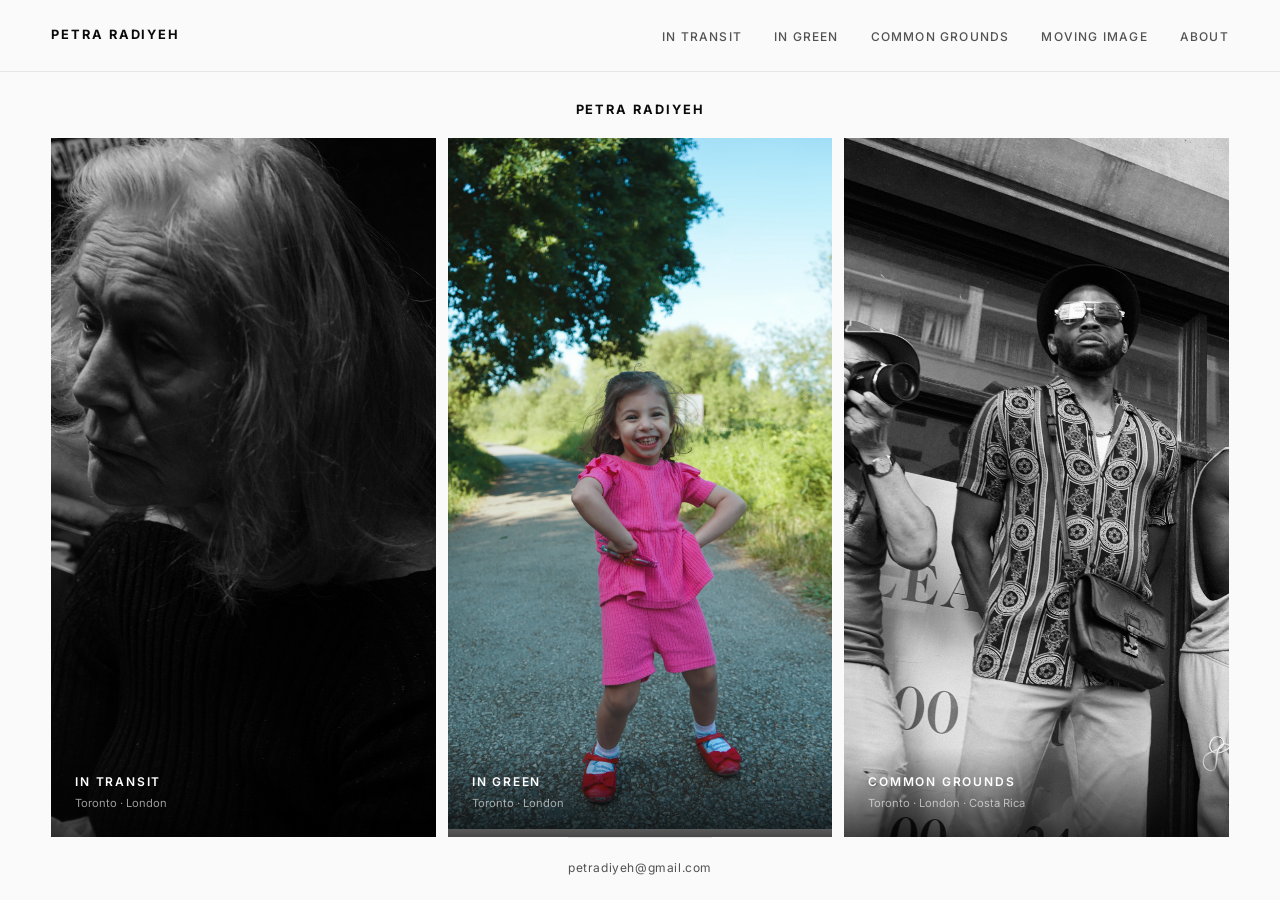
<file: index.html>
<!DOCTYPE html>
<html lang="en">
<head>
  <meta charset="UTF-8">
  <meta name="viewport" content="width=device-width, initial-scale=1.0">
  <title>Petra Radiyeh — Documentary Photography</title>
  <link rel="stylesheet" href="style.css">
</head>
<body>

  <nav>
    <a href="index.html" class="logo">Petra Radiyeh</a>
    <ul class="nav-links">
      <li><a href="in-transit.html">In Transit</a></li>
      <li><a href="in-green.html">In Green</a></li>
      <li><a href="common-grounds.html">Common Grounds</a></li>
      <li><a href="moving-image.html">Moving Image</a></li>
      <li><a href="about.html">About</a></li>
    </ul>
  </nav>

  <main class="home-main">

    <div class="home-name container">
      <span>Petra Radiyeh</span>
    </div>

    <section class="home-series container">
      <div class="home-grid">
        <a href="in-transit.html" class="series-card">
          <img src="images/in-transit/DSC07849.jpg" alt="In Transit series">
          <div class="card-label">
            <h3>In Transit</h3>
            <span>Toronto &middot; London</span>
          </div>
        </a>
        <a href="in-green.html" class="series-card">
          <img src="images/in-green/DSC01264.jpg" alt="In Green series">
          <div class="card-label">
            <h3>In Green</h3>
            <span>Toronto &middot; London</span>
          </div>
        </a>
        <a href="common-grounds.html" class="series-card">
          <img src="images/common-grounds/DSC01974.jpg" alt="Common Grounds series">
          <div class="card-label">
            <h3>Common Grounds</h3>
            <span>Toronto &middot; London &middot; Costa Rica</span>
          </div>
        </a>
      </div>
    </section>

    <footer class="home-contact container">
      <a href="mailto:petradiyeh@gmail.com">petradiyeh@gmail.com</a>
    </footer>

  </main>

</body>
</html>
</file>
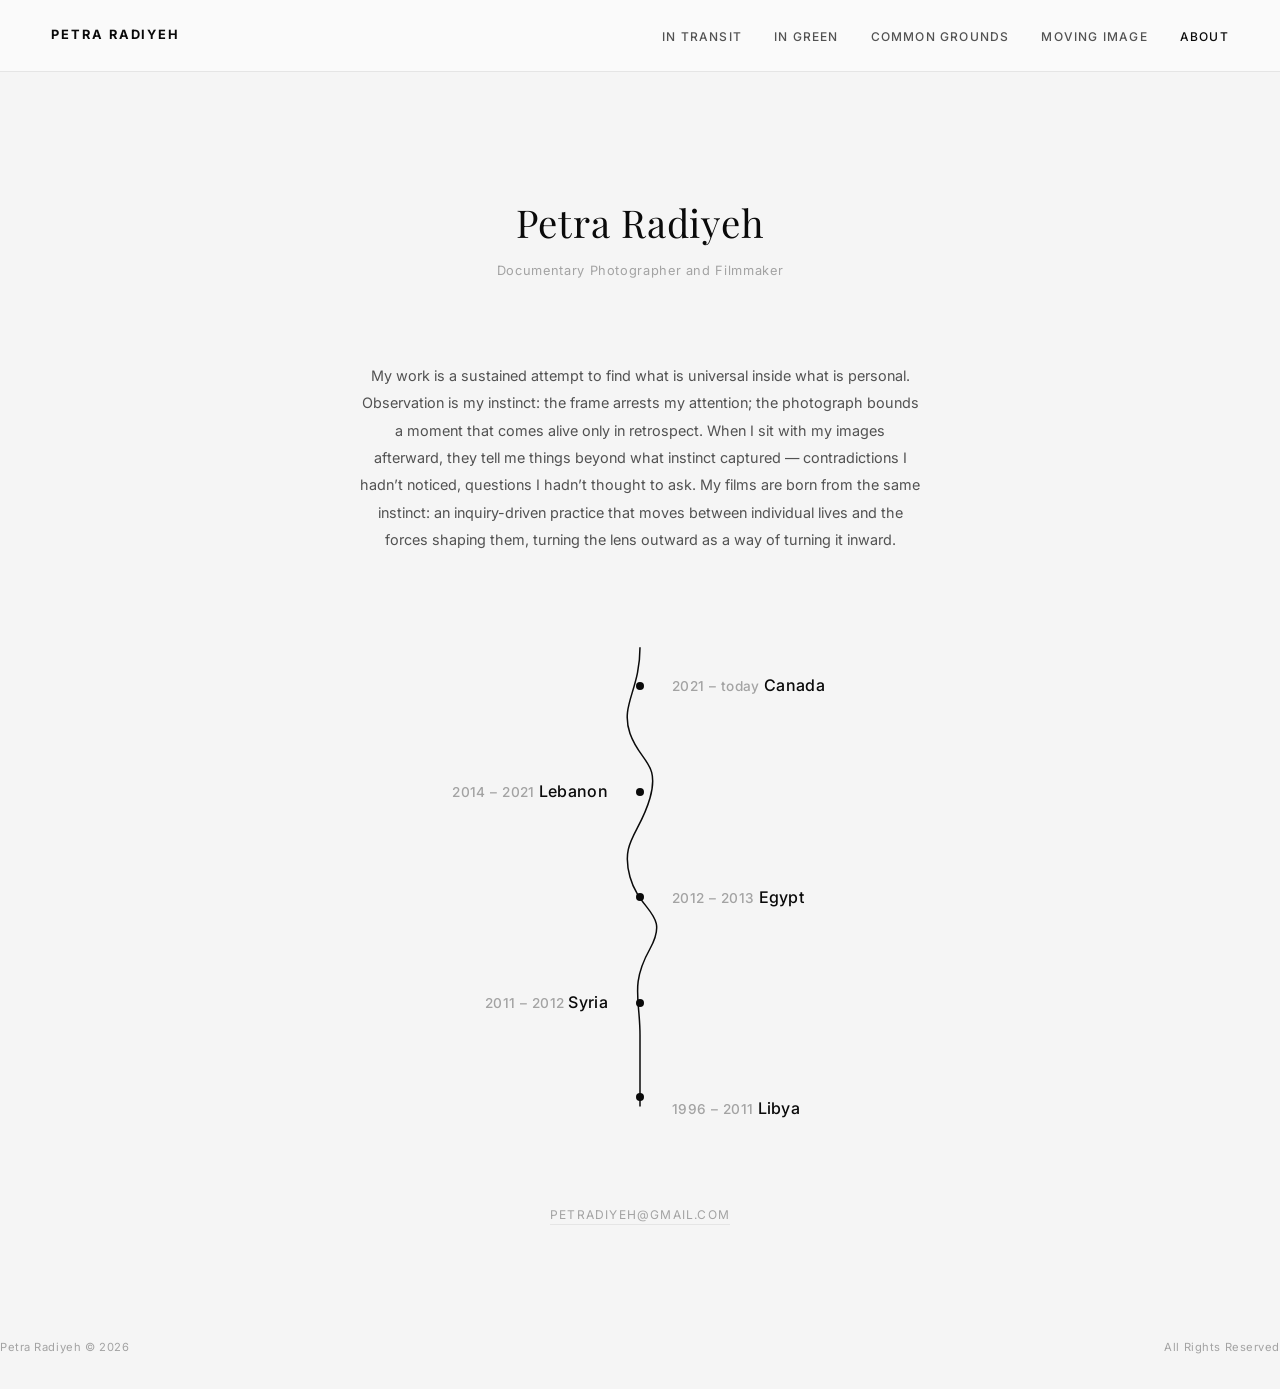
<file: about.html>
<!DOCTYPE html>
<html lang="en">
<head>
  <meta charset="UTF-8">
  <meta name="viewport" content="width=device-width, initial-scale=1.0">
  <title>About — Petra Radiyeh</title>
  <link rel="stylesheet" href="style.css">
  <style>
    /* ---- JOURNEY TIMELINE (UI-1 INSPIRED) ---- */
    .timeline-page {
      min-height: 100vh;
      display: flex;
      flex-direction: column;
      align-items: center;
      justify-content: center;
      padding: 120px 24px 80px;
      background: var(--gray-100);
    }

    .timeline-title {
      font-family: var(--font-serif);
      font-size: clamp(1.6rem, 3vw, 2.4rem);
      font-weight: 400;
      text-align: center;
      margin-bottom: 8px;
      letter-spacing: 0.02em;
    }

    .timeline-subtitle {
      font-size: 0.8rem;
      color: var(--gray-400);
      text-align: center;
      margin-bottom: 80px;
      letter-spacing: 0.05em;
    }

    .timeline-container {
      position: relative;
      width: 100%;
      max-width: 600px;
      padding: 0 20px;
    }

    /* The organic winding path */
    .timeline-path {
      position: absolute;
      left: 50%;
      top: 0;
      bottom: 0;
      width: 2px;
      transform: translateX(-50%);
    }

    .timeline-path svg {
      position: absolute;
      top: 0;
      left: 50%;
      transform: translateX(-50%);
      width: 120px;
      height: 100%;
    }

    .timeline-path svg path {
      fill: none;
      stroke: var(--black);
      stroke-width: 1.5;
    }

    /* Timeline entries */
    .timeline-entry {
      position: relative;
      display: flex;
      align-items: baseline;
      gap: 24px;
      padding: 40px 0;
    }

    .timeline-entry:first-child {
      padding-top: 0;
    }

    .timeline-entry:last-child {
      padding-bottom: 0;
    }

    /* Alternate left and right */
    .timeline-entry.left {
      flex-direction: row;
      justify-content: flex-end;
      padding-right: calc(50% + 32px);
      text-align: right;
    }

    .timeline-entry.right {
      flex-direction: row;
      justify-content: flex-start;
      padding-left: calc(50% + 32px);
      text-align: left;
    }

    /* The dot on the line */
    .timeline-entry::before {
      content: '';
      position: absolute;
      left: 50%;
      top: 50%;
      transform: translate(-50%, -50%);
      width: 8px;
      height: 8px;
      background: var(--black);
      border-radius: 50%;
      z-index: 2;
    }

    .timeline-entry:first-child::before {
      top: 20px;
      transform: translate(-50%, 0);
    }

    .timeline-entry:last-child::before {
      top: auto;
      bottom: 20px;
      transform: translate(-50%, 0);
    }

    .timeline-years {
      font-family: var(--font-sans);
      font-size: 0.85rem;
      font-weight: 500;
      color: var(--gray-400);
      white-space: nowrap;
      letter-spacing: 0.03em;
    }

    .timeline-place {
      font-family: var(--font-sans);
      font-size: 1rem;
      font-weight: 500;
      color: var(--black);
      letter-spacing: 0.02em;
    }

    .timeline-detail {
      display: block;
      font-size: 0.8rem;
      font-weight: 400;
      color: var(--gray-400);
      margin-top: 4px;
      letter-spacing: 0.02em;
    }

    /* The vertical line behind entries */
    .timeline-line {
      position: absolute;
      left: 50%;
      top: 0;
      bottom: 0;
      width: 0;
      border-left: 1.5px solid var(--black);
      transform: translateX(-50%);
      z-index: 1;
    }

    /* Organic curve overlay — drawn with SVG in the HTML */
    .timeline-svg-line {
      position: absolute;
      left: 0;
      top: 0;
      width: 100%;
      height: 100%;
      pointer-events: none;
      z-index: 1;
    }

    .timeline-footer {
      margin-top: 80px;
      text-align: center;
    }

    .timeline-footer a {
      font-size: 0.75rem;
      letter-spacing: 0.1em;
      text-transform: uppercase;
      color: var(--gray-400);
      border-bottom: 1px solid var(--gray-200);
      padding-bottom: 2px;
      transition: color 0.2s, border-color 0.2s;
    }

    .timeline-footer a:hover {
      color: var(--black);
      border-color: var(--black);
    }

    @media (max-width: 600px) {
      .timeline-entry.left {
        padding-right: 0;
        padding-left: calc(50% + 24px);
        text-align: left;
        justify-content: flex-start;
      }
      .timeline-entry.right {
        padding-left: calc(50% + 24px);
      }
    }
  </style>
</head>
<body>

  <nav>
    <a href="index.html" class="logo">Petra Radiyeh</a>
    <ul class="nav-links">
      <li><a href="in-transit.html">In Transit</a></li>
      <li><a href="in-green.html">In Green</a></li>
      <li><a href="common-grounds.html">Common Grounds</a></li>
      <li><a href="moving-image.html">Moving Image</a></li>
      <li><a href="about.html" class="active">About</a></li>
    </ul>
  </nav>

  <main>
    <section class="timeline-page">

      <h1 class="timeline-title">Petra Radiyeh</h1>
      <p class="timeline-subtitle">Documentary Photographer and Filmmaker</p>

      <p class="timeline-bio">My work is a sustained attempt to find what is universal inside what is personal. Observation is my instinct: the frame arrests my attention; the photograph bounds a moment that comes alive only in retrospect. When I sit with my images afterward, they tell me things beyond what instinct captured &mdash; contradictions I hadn&rsquo;t noticed, questions I hadn&rsquo;t thought to ask. My films are born from the same instinct: an inquiry-driven practice that moves between individual lives and the forces shaping them, turning the lens outward as a way of turning it inward.</p>

      <div class="timeline-container">
        <!-- Vertical organic line -->
        <svg class="timeline-svg-line" viewBox="0 0 600 680" preserveAspectRatio="none" xmlns="http://www.w3.org/2000/svg">
          <path d="M 300 20
                   C 300 80, 280 100, 290 140
                   S 320 180, 310 230
                   C 300 280, 280 290, 290 340
                   S 330 390, 310 440
                   C 290 490, 300 510, 300 560
                   S 300 620, 300 660"
                fill="none" stroke="#0a0a0a" stroke-width="1.5" vector-effect="non-scaling-stroke"/>
        </svg>

        <!-- Top: most recent — Canada -->
        <div class="timeline-entry right">
          <div>
            <span class="timeline-years">2021 &ndash; today</span>
            <span class="timeline-place">Canada</span>
          </div>
        </div>

        <!-- Lebanon -->
        <div class="timeline-entry left">
          <div>
            <span class="timeline-years">2014 &ndash; 2021</span>
            <span class="timeline-place">Lebanon</span>
          </div>
        </div>

        <!-- Egypt -->
        <div class="timeline-entry right">
          <div>
            <span class="timeline-years">2012 &ndash; 2013</span>
            <span class="timeline-place">Egypt</span>
          </div>
        </div>

        <!-- Syria -->
        <div class="timeline-entry left">
          <div>
            <span class="timeline-years">2011 &ndash; 2012</span>
            <span class="timeline-place">Syria</span>
          </div>
        </div>

        <!-- Bottom: origin — Libya -->
        <div class="timeline-entry right">
          <div>
            <span class="timeline-years">1996 &ndash; 2011</span>
            <span class="timeline-place">Libya</span>
          </div>
        </div>

      </div>

      <div class="timeline-footer">
        <a href="mailto:petradiyeh@gmail.com">petradiyeh@gmail.com</a>
      </div>

    </section>

    <footer class="site-footer container" style="background: var(--gray-100);">
      <span>Petra Radiyeh &copy; 2026</span>
      <span>All Rights Reserved</span>
    </footer>
  </main>

</body>
</html>
</file>
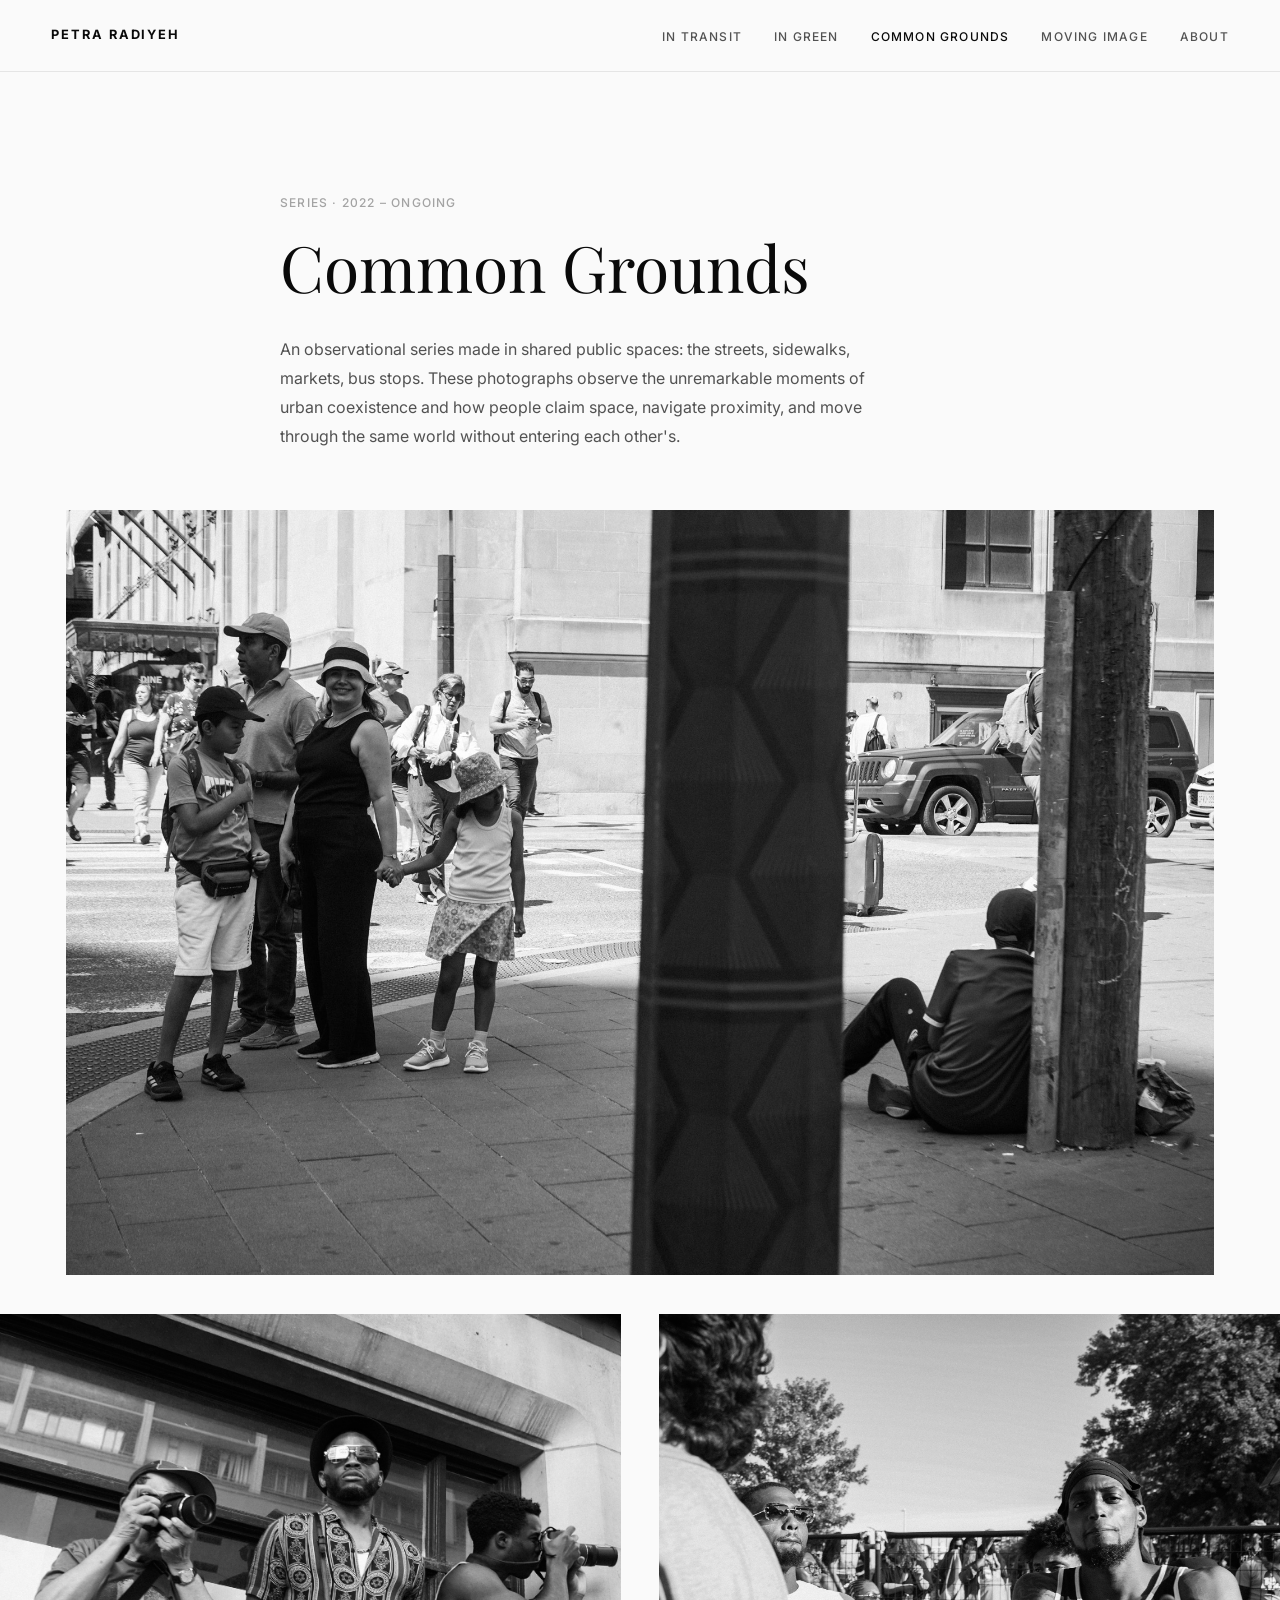
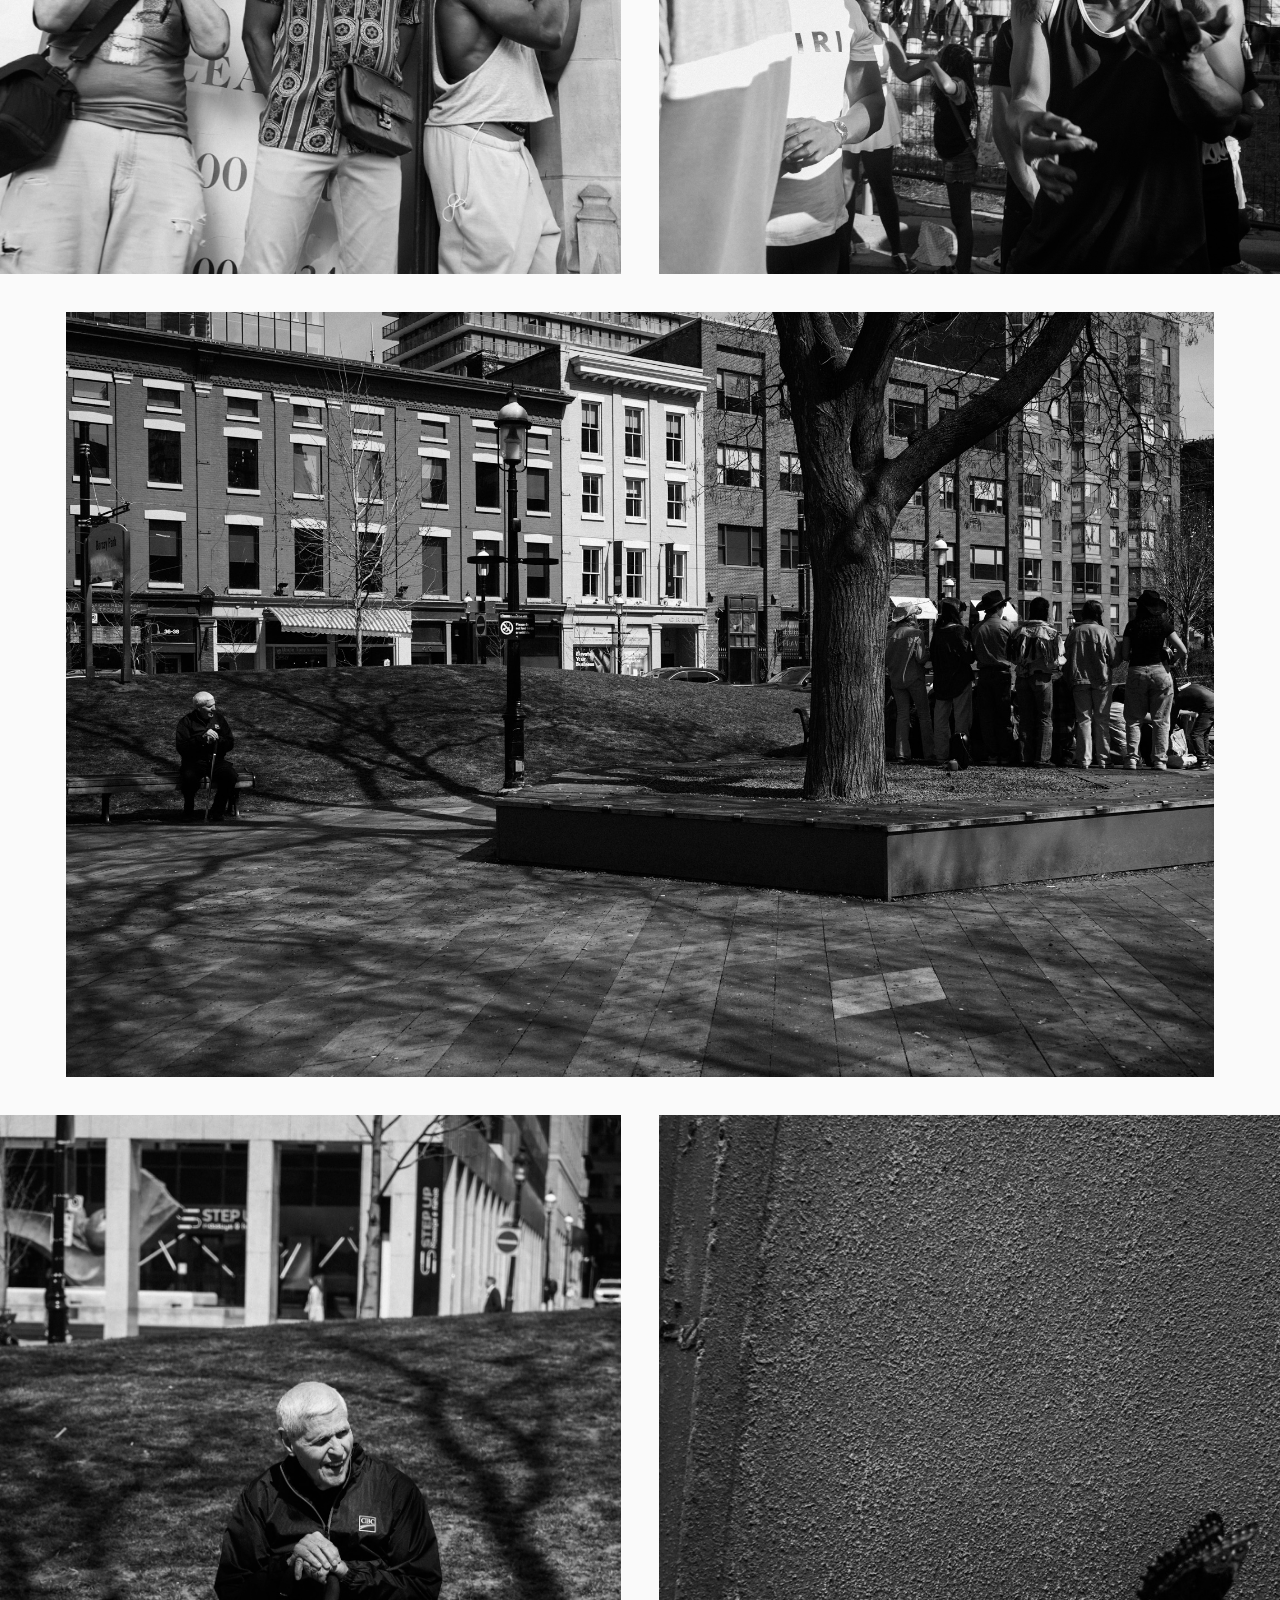
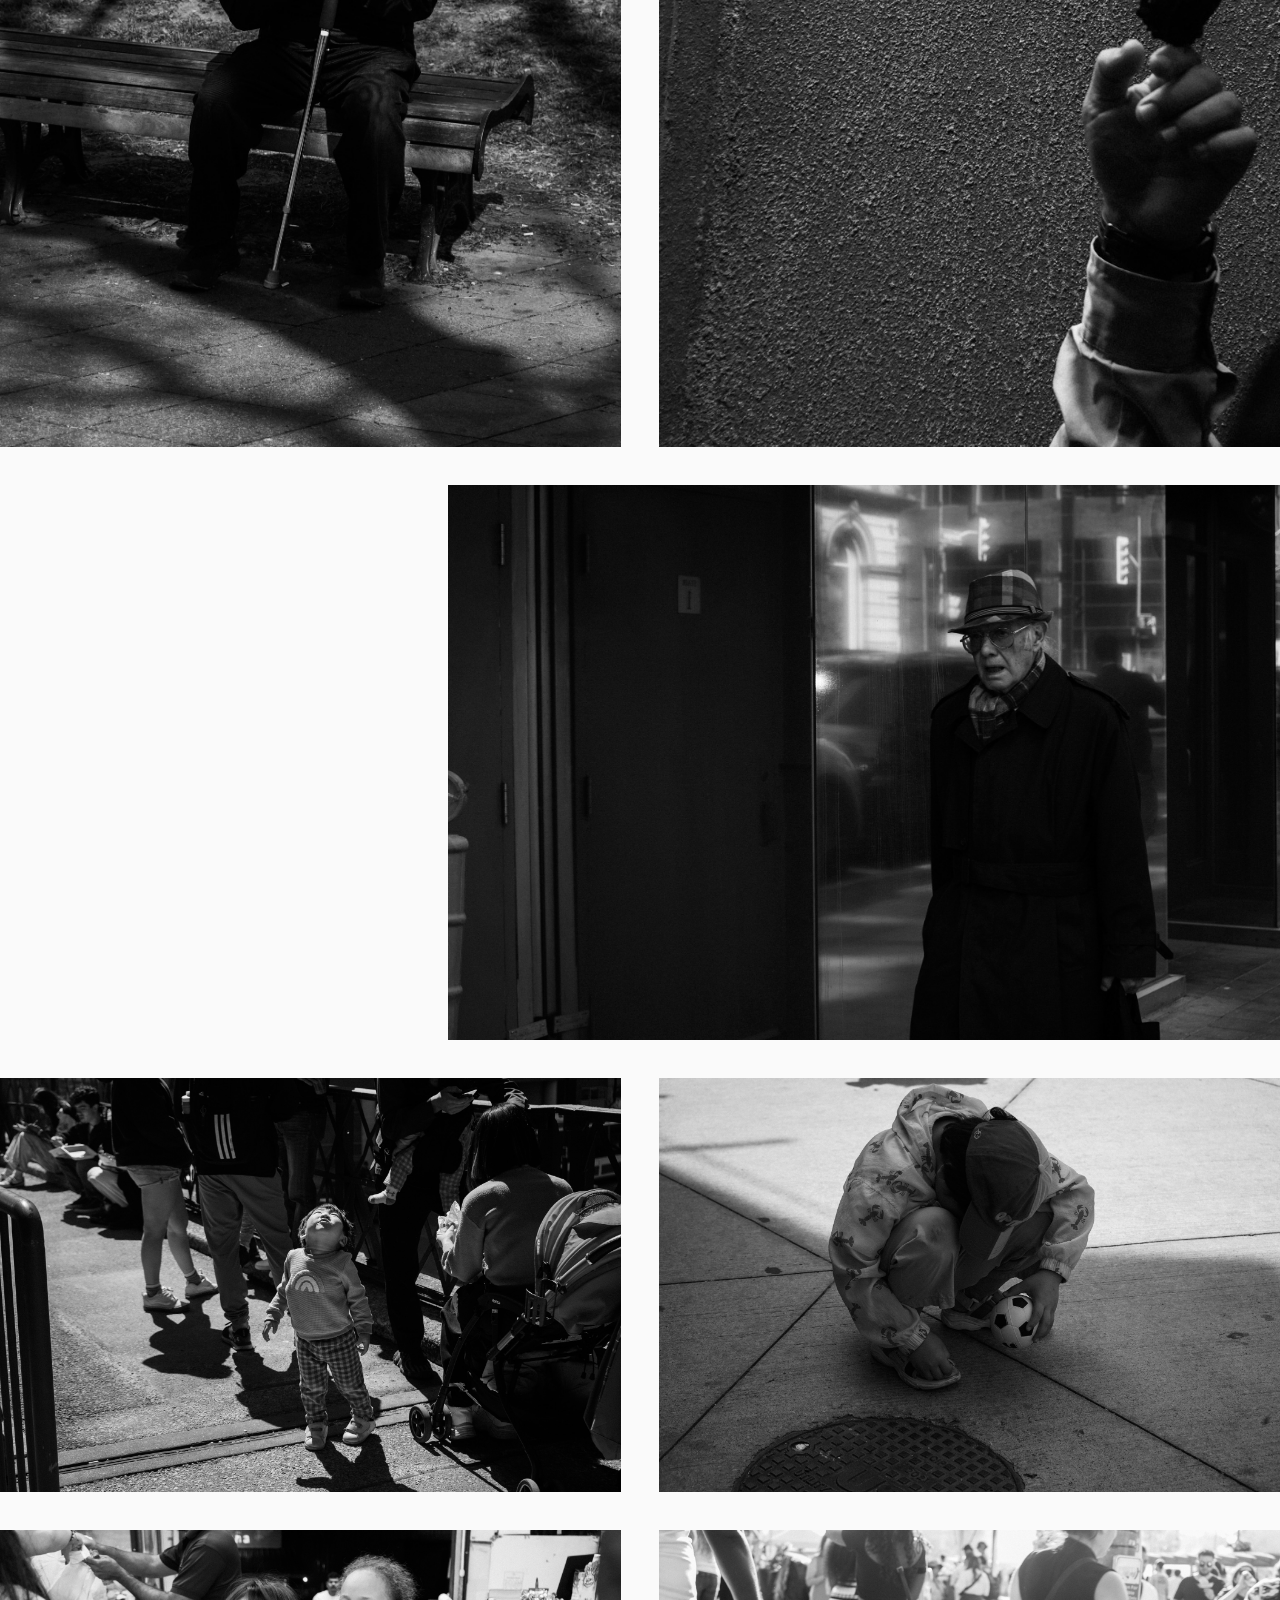
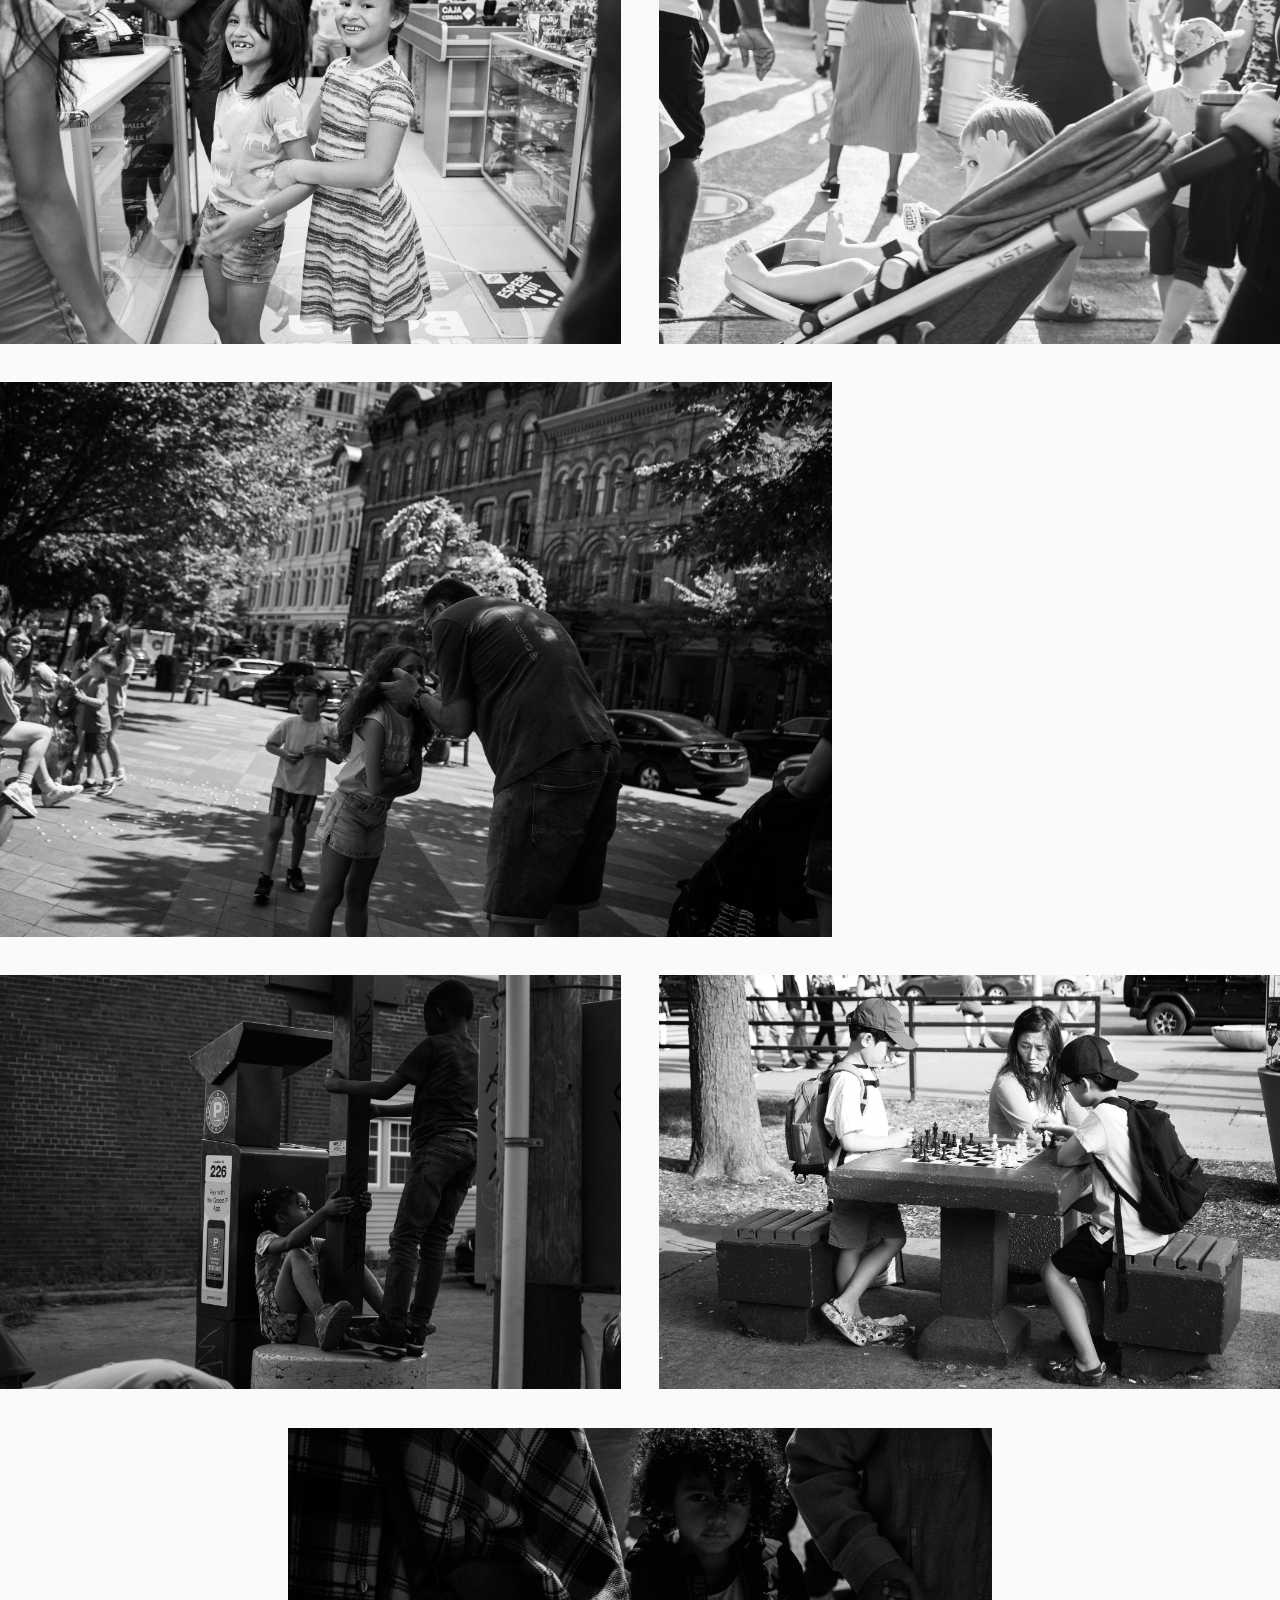
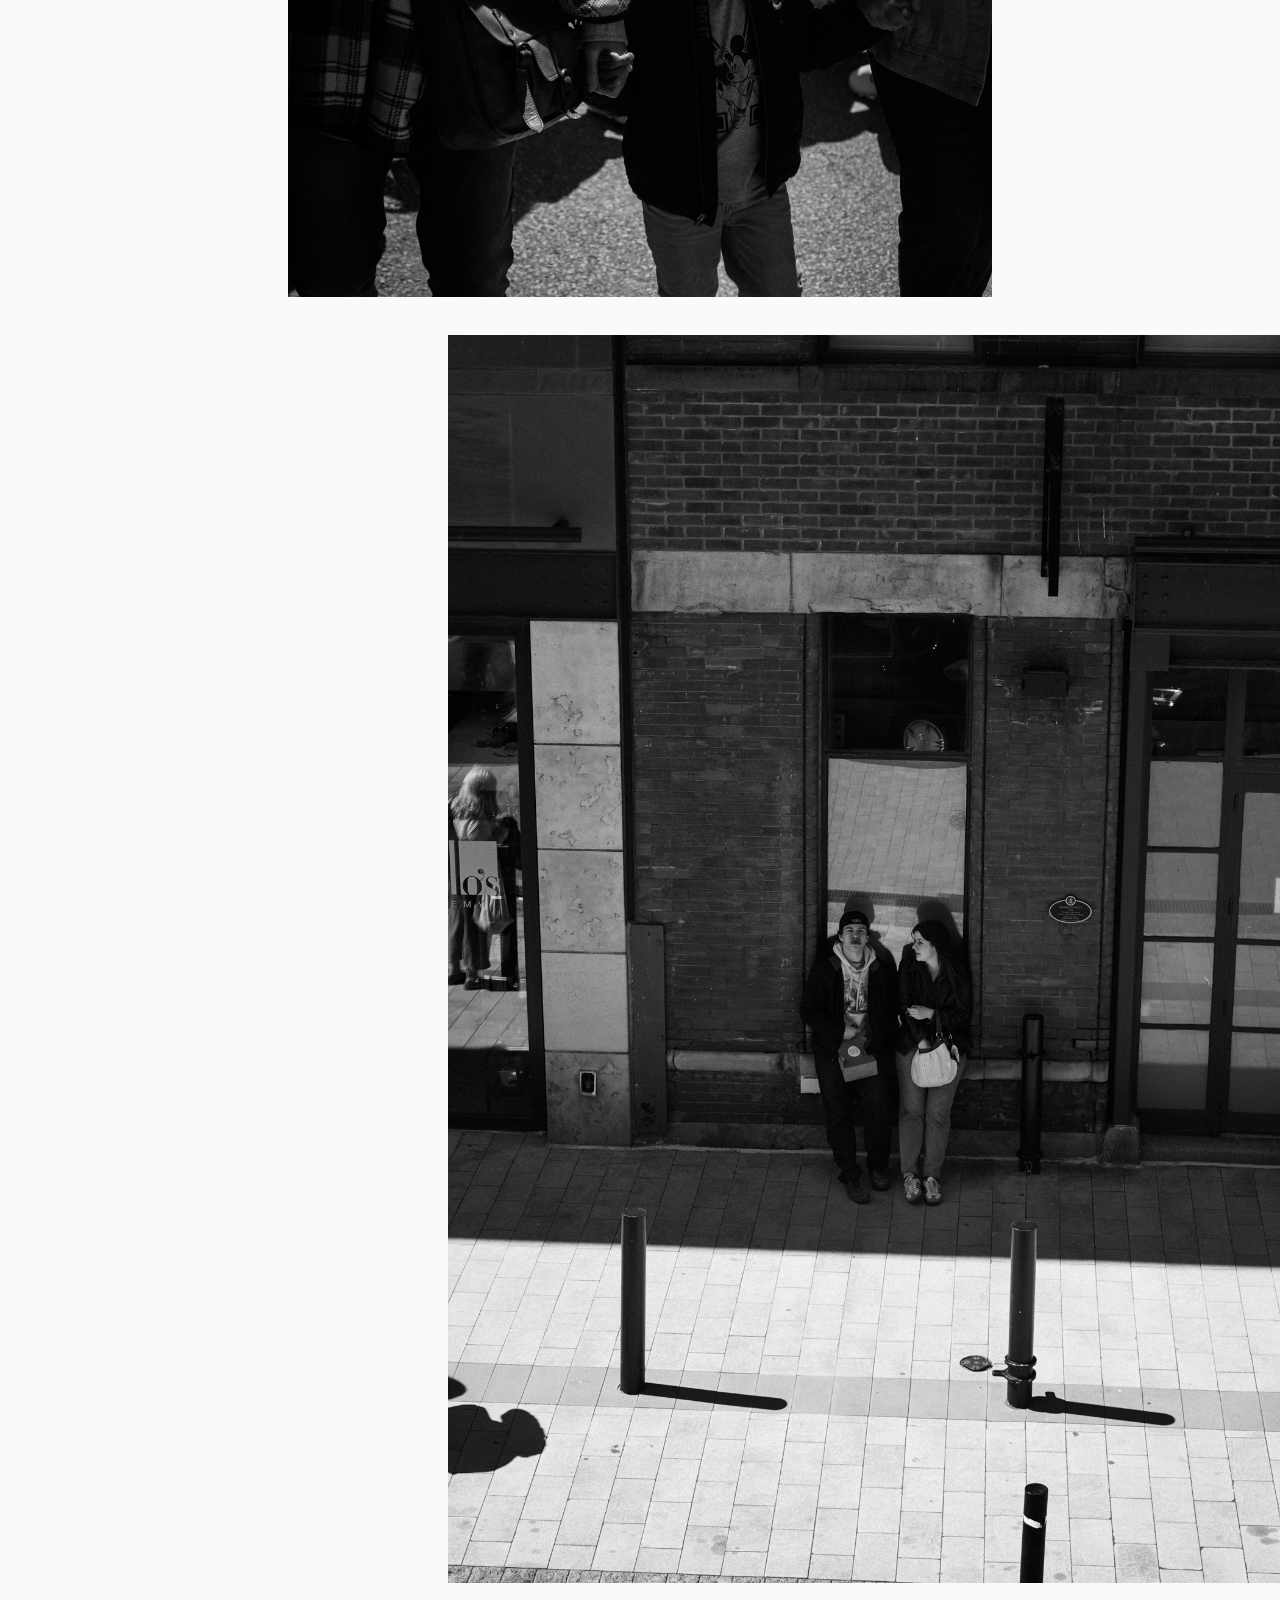
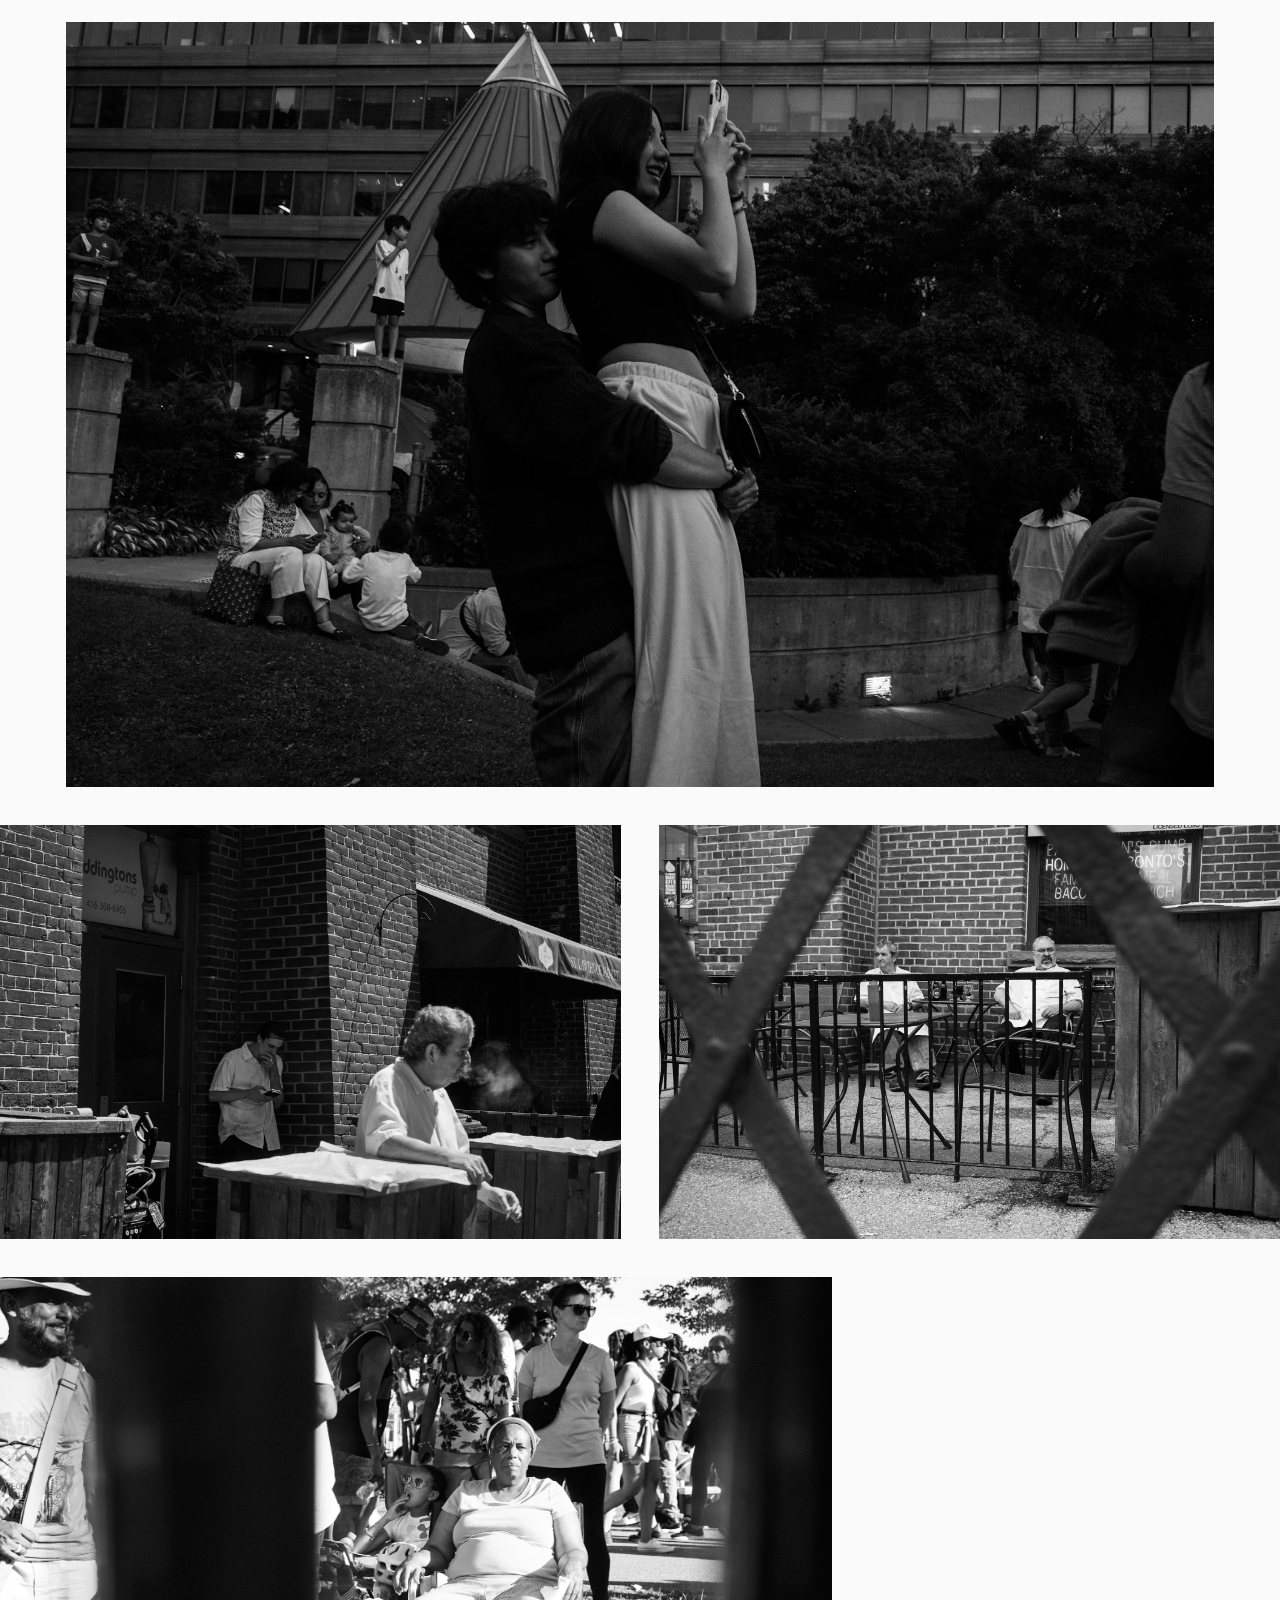
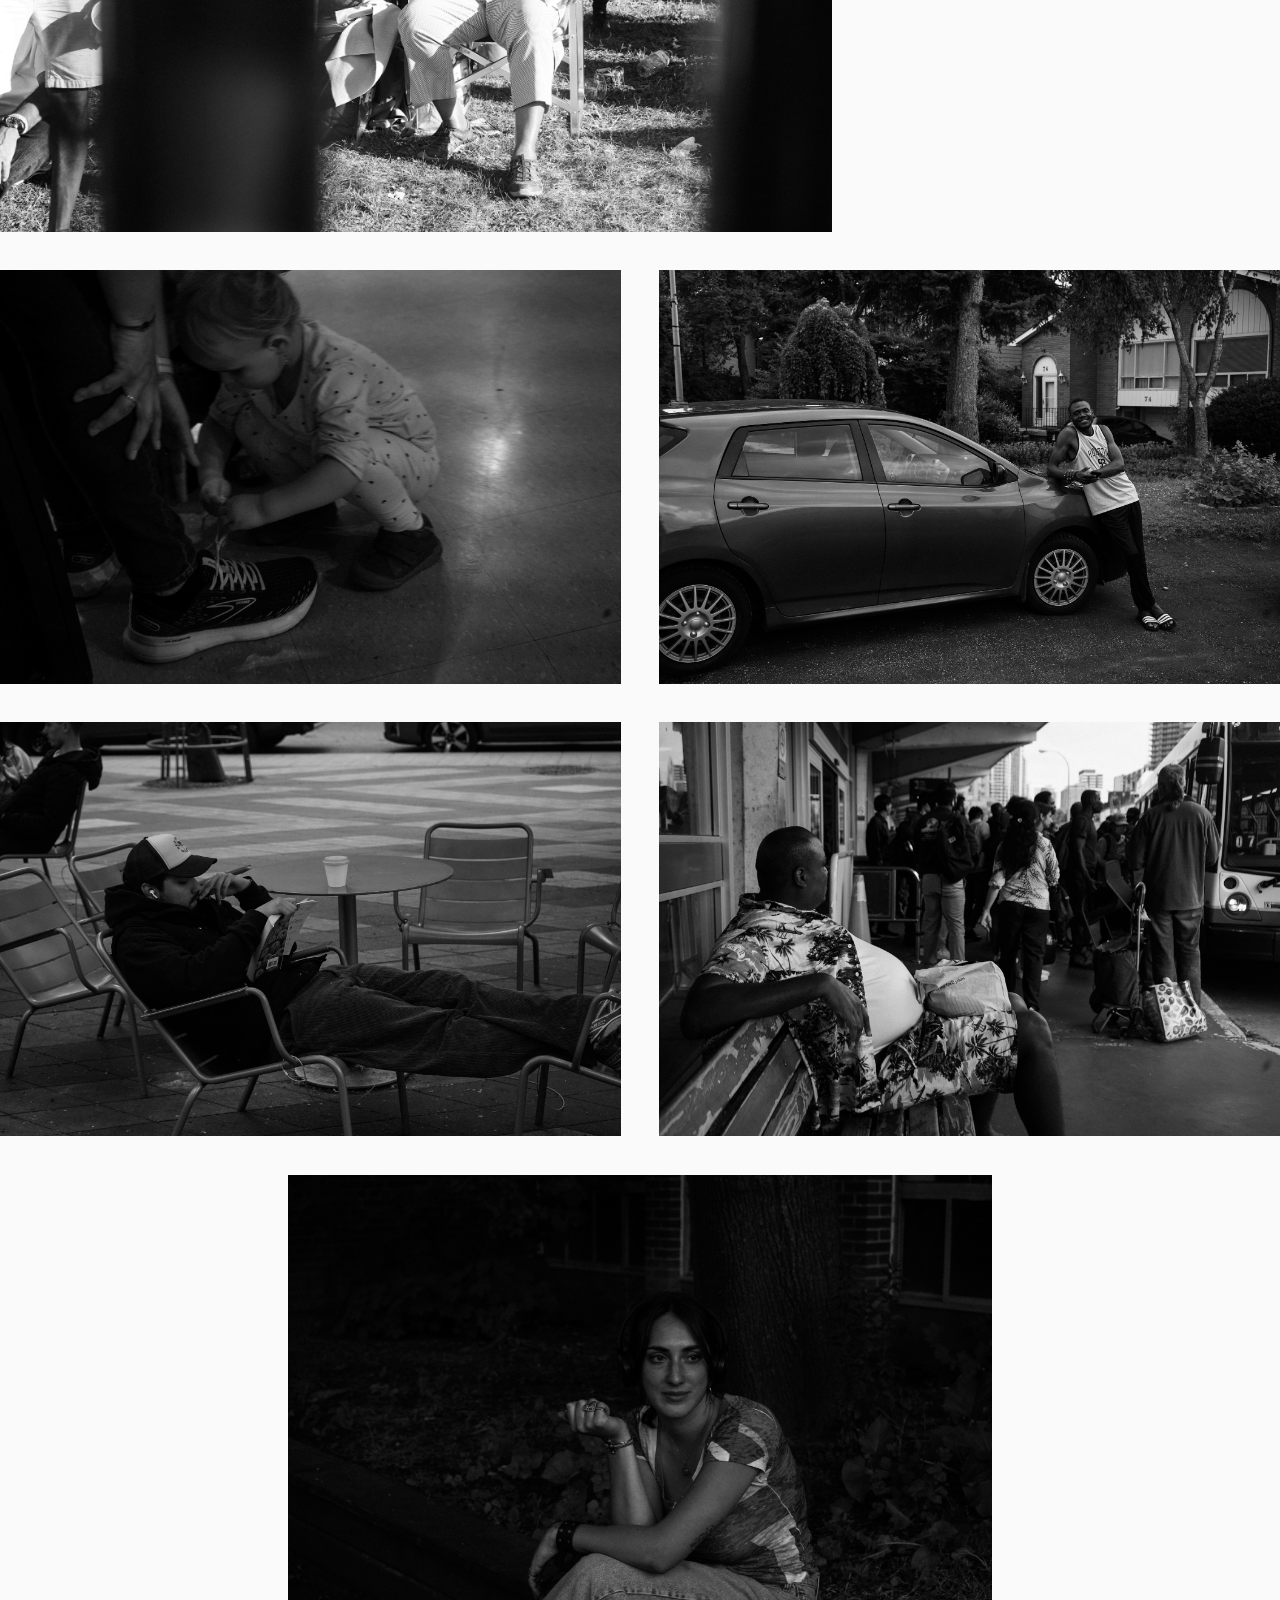
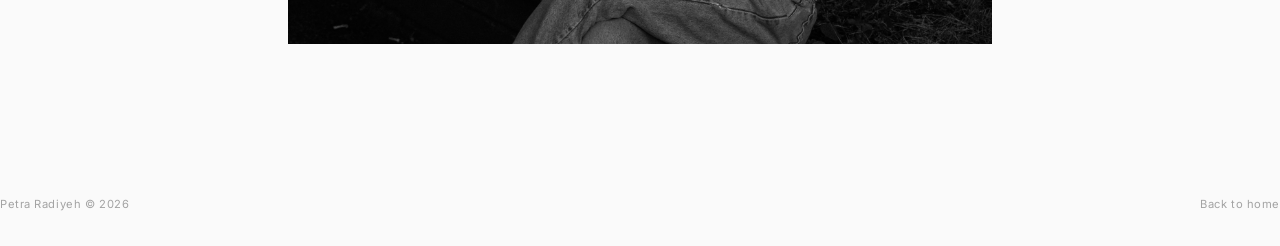
<file: common-grounds.html>
<!DOCTYPE html>
<html lang="en">
<head>
  <meta charset="UTF-8">
  <meta name="viewport" content="width=device-width, initial-scale=1.0">
  <title>Common Grounds — Petra Radiyeh</title>
  <link rel="stylesheet" href="style.css">
</head>
<body>

  <nav>
    <a href="index.html" class="logo">Petra Radiyeh</a>
    <ul class="nav-links">
      <li><a href="in-transit.html">In Transit</a></li>
      <li><a href="in-green.html">In Green</a></li>
      <li><a href="common-grounds.html" class="active">Common Grounds</a></li>
      <li><a href="moving-image.html">Moving Image</a></li>
      <li><a href="about.html">About</a></li>
    </ul>
  </nav>

  <main>
    <section class="series-header container">
      <p class="series-meta">Series &middot; 2022 &ndash; ongoing</p>
      <h1>Common Grounds</h1>
      <p>An observational series made in shared public spaces: the streets, sidewalks, markets, bus stops. These photographs observe the unremarkable moments of urban coexistence and how people claim space, navigate proximity, and move through the same world without entering each other's.</p>
    </section>

    <section class="photo-grid container">

      <!-- 1. OPENER — The thesis: shared space, unshared experience -->
      <div class="photo-row full">
        <img src="images/common-grounds/DSC07276.jpg" alt="Family waiting on a sidewalk beside a person sitting on the ground, divided by a pillar" loading="lazy">
      </div>

      <!-- 2. THE WATCHERS AND THE WATCHED — Energy, observation -->
      <div class="photo-row two-col">
        <img src="images/common-grounds/DSC01974.jpg" alt="Three photographers standing on a street, two shooting, one watching" loading="lazy">
        <img src="images/common-grounds/DSC02086.jpg" alt="Men dancing and gesturing at an outdoor event" loading="lazy">
      </div>

      <!-- 3. SOLITUDE IN PUBLIC — One man, the crowd behind -->
      <div class="photo-row full">
        <img src="images/common-grounds/DSC04856.jpg" alt="Elderly man sitting alone on a park bench, a group gathered in the distance" loading="lazy">
      </div>

      <!-- 4. ELDER PORTRAITS — Dignity, urban solitude -->
      <div class="photo-row two-col">
        <img src="images/common-grounds/DSC04862.jpg" alt="Elderly man on a bench with a cane, city buildings behind him" loading="lazy">
        <img src="images/common-grounds/DSC04001.jpg" alt="Man's fist raised holding prayer beads against a dark wall" loading="lazy">
      </div>

      <!-- 5. UNCROPPED — Elder in trenchcoat, full frame -->
      <div class="photo-row offset-right">
        <img src="images/common-grounds/DSC04868.jpg" alt="Elderly man in a hat and trenchcoat standing by a glass storefront at dusk" loading="lazy">
      </div>

      <!-- 6. CHILDREN SMALL IN THE WORLD — Wonder and absorption -->
      <div class="photo-row two-col">
        <img src="images/common-grounds/DSC04730.jpg" alt="Toddler in a rainbow sweater looking straight up, surrounded by adult legs" loading="lazy">
        <img src="images/common-grounds/DSC06310.jpg" alt="Child crouching alone on the sidewalk, clutching a small ball" loading="lazy">
      </div>

      <!-- 7. CHILDHOOD — Observation from different vantage points -->
      <div class="photo-row two-col">
        <img src="images/common-grounds/DSC03433.jpg" alt="Two girls smiling in a convenience store" loading="lazy">
        <img src="images/common-grounds/DSC06586.jpg" alt="Child in a stroller peeking out at a crowded market, hand raised" loading="lazy">
      </div>

      <!-- 8. CARE IN PUBLIC — Father bending to child -->
      <div class="photo-row offset-left">
        <img src="images/common-grounds/DSC06865.jpg" alt="Father bending down to embrace his daughter on a busy street" loading="lazy">
      </div>

      <!-- 9. PLAY — Claiming urban furniture, improvised games -->
      <div class="photo-row two-col">
        <img src="images/common-grounds/DSC06673.jpg" alt="Two children climbing on a parking meter" loading="lazy">
        <img src="images/common-grounds/DSC02018.jpg" alt="Kids playing chess at a stone table in the park" loading="lazy">
      </div>

      <!-- 10. DIRECT GAZE — A child looks back, held between two adults -->
      <div class="photo-row narrow-center">
        <img src="images/common-grounds/DSC05016.jpg" alt="Child walking between two adults, looking directly at the camera" loading="lazy">
      </div>

      <!-- 11. URBAN INTIMACY — Couple in a doorway niche -->
      <div class="photo-row offset-right">
        <img src="images/common-grounds/DSC04736.jpg" alt="Two people standing close together in a narrow doorway niche on a city street" loading="lazy">
      </div>

      <!-- 12. NIGHT ROMANCE — Embrace against the city -->
      <div class="photo-row full">
        <img src="images/common-grounds/DSC06234.jpg" alt="Young couple embracing at night, city buildings and a family in the background" loading="lazy">
      </div>

      <!-- 13. URBAN LAYERS — The street through barriers -->
      <div class="photo-row two-col">
        <img src="images/common-grounds/DSC05013.jpg" alt="Man smoking outside St. Lawrence Market, another man working in the foreground" loading="lazy">
        <img src="images/common-grounds/DSC05631.jpg" alt="Two people sitting at a patio seen through an iron fence" loading="lazy">
      </div>

      <!-- 14. WATCHING — Grandmother and child framed through a fence -->
      <div class="photo-row offset-left">
        <img src="images/common-grounds/DSC02087 - Copy.jpg" alt="Grandmother seated with a child on her lap at an outdoor event, seen through a fence" loading="lazy">
      </div>

      <!-- 15. SMALL GESTURES — Care flowing in unexpected directions -->
      <div class="photo-row two-col">
        <img src="images/common-grounds/DSC06040-2.jpg" alt="Toddler crouching down to touch an adult's shoe" loading="lazy">
        <img src="images/common-grounds/DSC06770.jpg" alt="Man leaning on a car in a residential street, smiling" loading="lazy">
      </div>

      <!-- 16. REST — Different contexts, same surrender -->
      <div class="photo-row two-col">
        <img src="images/common-grounds/DSC05650.jpg" alt="Person sprawled across two cafe chairs, reading" loading="lazy">
        <img src="images/common-grounds/DSC06837.jpg" alt="Man sitting at a bus stop watching the crowd board" loading="lazy">
      </div>

      <!-- 17. CLOSING — Solitude at night, private world in a public one -->
      <div class="photo-row narrow-center">
        <img src="images/common-grounds/DSC06158.jpg" alt="Young woman sitting under a tree at night wearing headphones, looking at the camera" loading="lazy">
      </div>

    </section>

    <footer class="site-footer container">
      <span>Petra Radiyeh &copy; 2026</span>
      <span><a href="index.html">Back to home</a></span>
    </footer>
  </main>

</body>
</html>
</file>
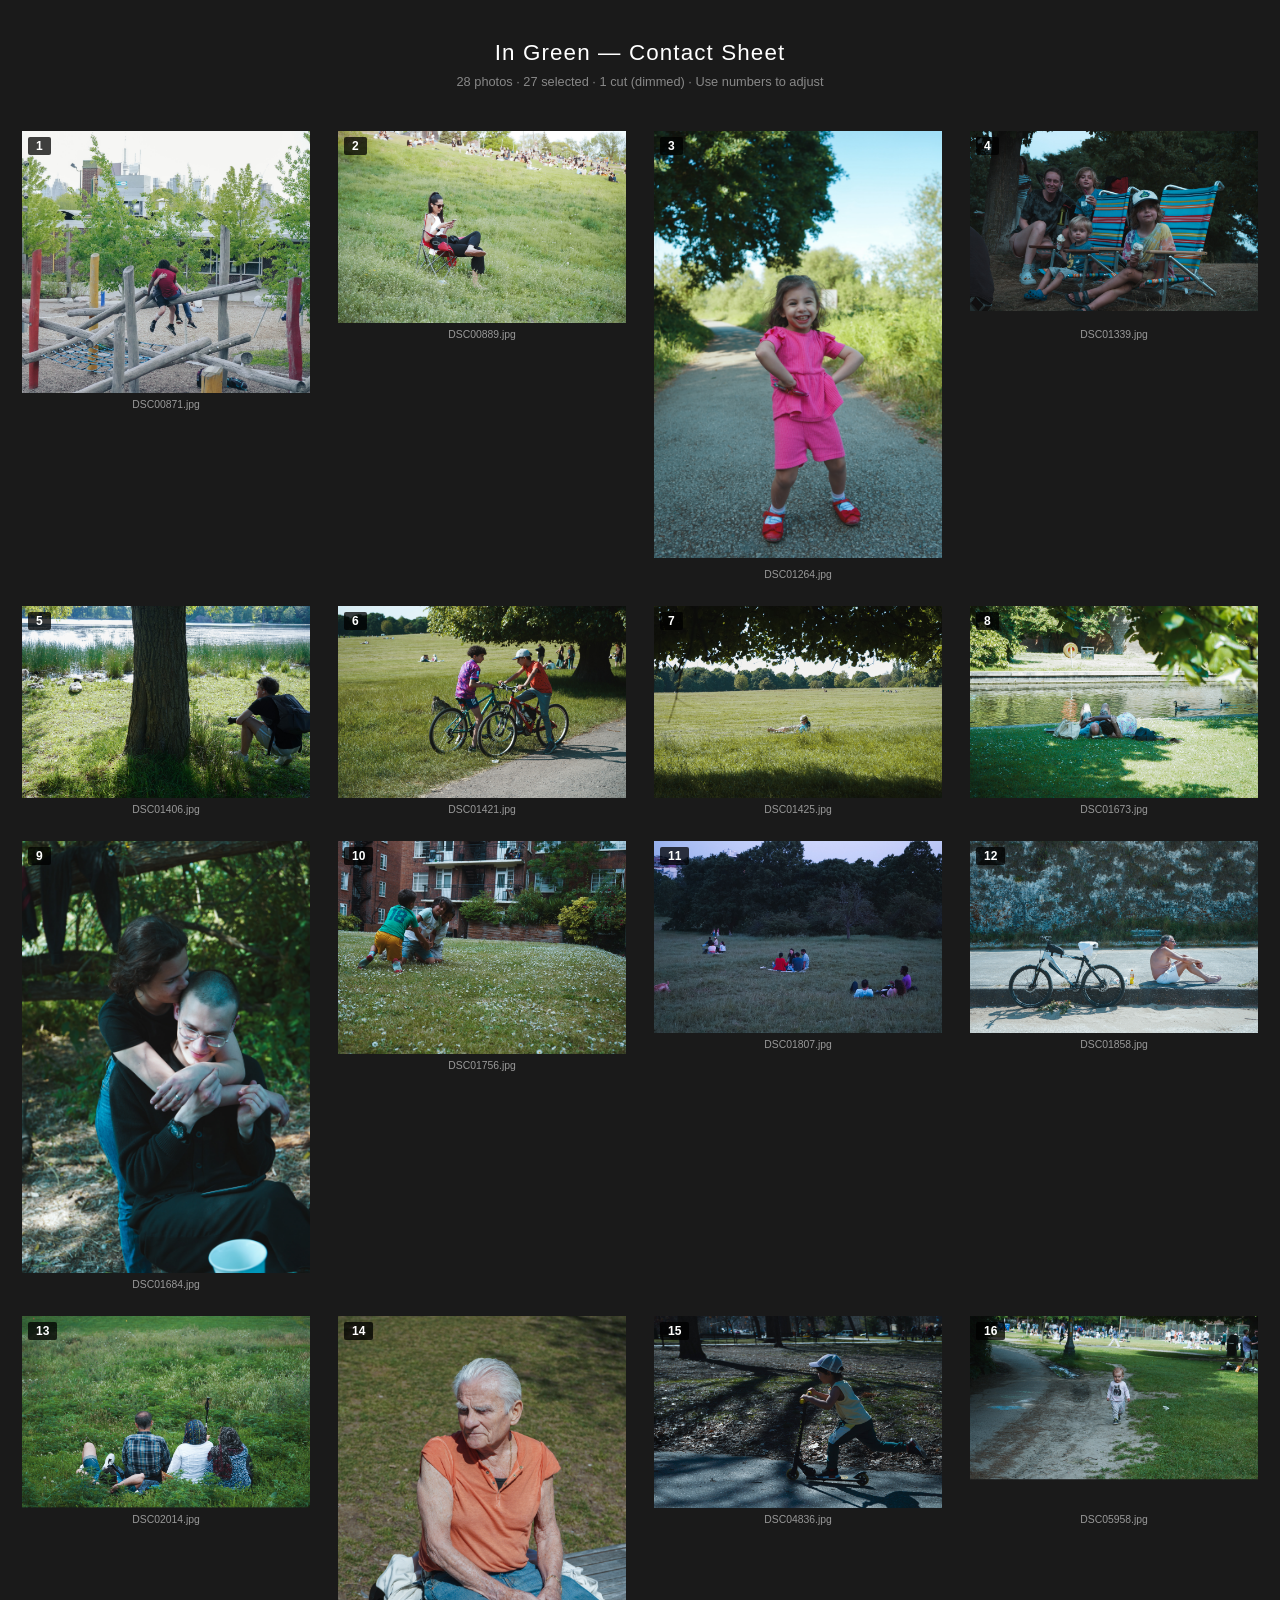
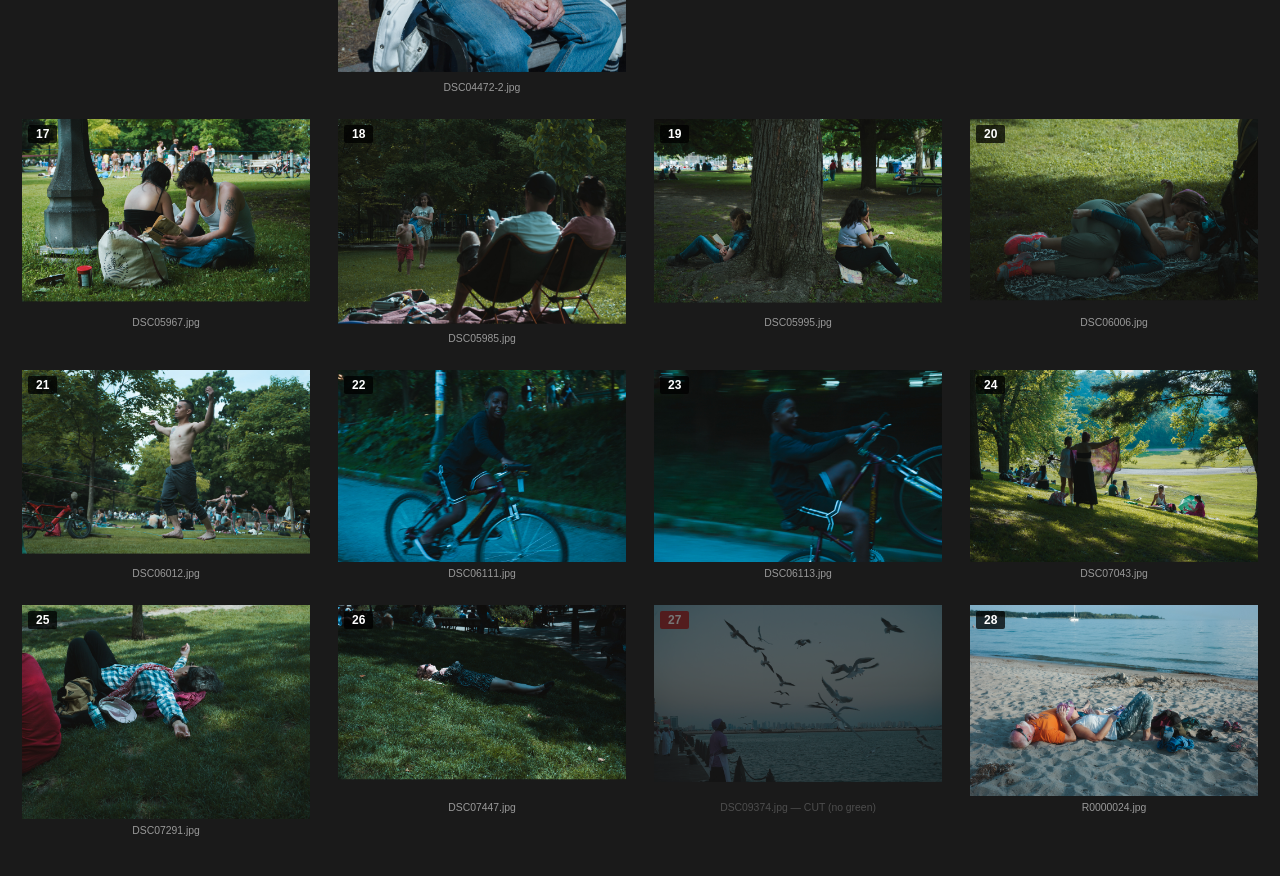
<file: contact-sheet-in-green.html>
<!DOCTYPE html>
<html lang="en">
<head>
  <meta charset="UTF-8">
  <meta name="viewport" content="width=device-width, initial-scale=1.0">
  <title>Contact Sheet — In Green</title>
  <style>
    * { margin: 0; padding: 0; box-sizing: border-box; }
    body { background: #1a1a1a; color: #fff; font-family: 'Inter', sans-serif; padding: 40px 20px; }
    h1 { text-align: center; font-size: 1.4rem; font-weight: 400; margin-bottom: 8px; letter-spacing: 0.05em; }
    p.sub { text-align: center; font-size: 0.8rem; color: #888; margin-bottom: 40px; }
    .grid { display: grid; grid-template-columns: repeat(auto-fill, minmax(240px, 1fr)); gap: 24px; max-width: 1400px; margin: 0 auto; }
    .cell { position: relative; }
    .cell img { width: 100%; display: block; border: 2px solid transparent; transition: border-color 0.2s; }
    .cell:hover img { border-color: #fff; }
    .cell .num { position: absolute; top: 8px; left: 8px; background: rgba(0,0,0,0.75); color: #fff; font-size: 0.75rem; padding: 2px 8px; border-radius: 2px; font-weight: 600; }
    .cell .name { font-size: 0.65rem; color: #999; margin-top: 4px; text-align: center; word-break: break-all; }
    .cell.cut { opacity: 0.4; }
    .cell.cut .num { background: rgba(180,0,0,0.8); }
  </style>
</head>
<body>
  <h1>In Green — Contact Sheet</h1>
  <p class="sub">28 photos &middot; 27 selected &middot; 1 cut (dimmed) &middot; Use numbers to adjust</p>
  <div class="grid">
    <div class="cell"><span class="num">1</span><img src="images/in-green/DSC00871.jpg" loading="lazy"><div class="name">DSC00871.jpg</div></div>
    <div class="cell"><span class="num">2</span><img src="images/in-green/DSC00889.jpg" loading="lazy"><div class="name">DSC00889.jpg</div></div>
    <div class="cell"><span class="num">3</span><img src="images/in-green/DSC01264.jpg" loading="lazy"><div class="name">DSC01264.jpg</div></div>
    <div class="cell"><span class="num">4</span><img src="images/in-green/DSC01339.jpg" loading="lazy"><div class="name">DSC01339.jpg</div></div>
    <div class="cell"><span class="num">5</span><img src="images/in-green/DSC01406.jpg" loading="lazy"><div class="name">DSC01406.jpg</div></div>
    <div class="cell"><span class="num">6</span><img src="images/in-green/DSC01421.jpg" loading="lazy"><div class="name">DSC01421.jpg</div></div>
    <div class="cell"><span class="num">7</span><img src="images/in-green/DSC01425.jpg" loading="lazy"><div class="name">DSC01425.jpg</div></div>
    <div class="cell"><span class="num">8</span><img src="images/in-green/DSC01673.jpg" loading="lazy"><div class="name">DSC01673.jpg</div></div>
    <div class="cell"><span class="num">9</span><img src="images/in-green/DSC01684.jpg" loading="lazy"><div class="name">DSC01684.jpg</div></div>
    <div class="cell"><span class="num">10</span><img src="images/in-green/DSC01756.jpg" loading="lazy"><div class="name">DSC01756.jpg</div></div>
    <div class="cell"><span class="num">11</span><img src="images/in-green/DSC01807.jpg" loading="lazy"><div class="name">DSC01807.jpg</div></div>
    <div class="cell"><span class="num">12</span><img src="images/in-green/DSC01858.jpg" loading="lazy"><div class="name">DSC01858.jpg</div></div>
    <div class="cell"><span class="num">13</span><img src="images/in-green/DSC02014.jpg" loading="lazy"><div class="name">DSC02014.jpg</div></div>
    <div class="cell"><span class="num">14</span><img src="images/in-green/DSC04472-2.jpg" loading="lazy"><div class="name">DSC04472-2.jpg</div></div>
    <div class="cell"><span class="num">15</span><img src="images/in-green/DSC04836.jpg" loading="lazy"><div class="name">DSC04836.jpg</div></div>
    <div class="cell"><span class="num">16</span><img src="images/in-green/DSC05958.jpg" loading="lazy"><div class="name">DSC05958.jpg</div></div>
    <div class="cell"><span class="num">17</span><img src="images/in-green/DSC05967.jpg" loading="lazy"><div class="name">DSC05967.jpg</div></div>
    <div class="cell"><span class="num">18</span><img src="images/in-green/DSC05985.jpg" loading="lazy"><div class="name">DSC05985.jpg</div></div>
    <div class="cell"><span class="num">19</span><img src="images/in-green/DSC05995.jpg" loading="lazy"><div class="name">DSC05995.jpg</div></div>
    <div class="cell"><span class="num">20</span><img src="images/in-green/DSC06006.jpg" loading="lazy"><div class="name">DSC06006.jpg</div></div>
    <div class="cell"><span class="num">21</span><img src="images/in-green/DSC06012.jpg" loading="lazy"><div class="name">DSC06012.jpg</div></div>
    <div class="cell"><span class="num">22</span><img src="images/in-green/DSC06111.jpg" loading="lazy"><div class="name">DSC06111.jpg</div></div>
    <div class="cell"><span class="num">23</span><img src="images/in-green/DSC06113.jpg" loading="lazy"><div class="name">DSC06113.jpg</div></div>
    <div class="cell"><span class="num">24</span><img src="images/in-green/DSC07043.jpg" loading="lazy"><div class="name">DSC07043.jpg</div></div>
    <div class="cell"><span class="num">25</span><img src="images/in-green/DSC07291.jpg" loading="lazy"><div class="name">DSC07291.jpg</div></div>
    <div class="cell"><span class="num">26</span><img src="images/in-green/DSC07447.jpg" loading="lazy"><div class="name">DSC07447.jpg</div></div>
    <div class="cell cut"><span class="num">27</span><img src="images/in-green/DSC09374.jpg" loading="lazy"><div class="name">DSC09374.jpg — CUT (no green)</div></div>
    <div class="cell"><span class="num">28</span><img src="images/in-green/R0000024.jpg" loading="lazy"><div class="name">R0000024.jpg</div></div>
  </div>
</body>
</html>
</file>
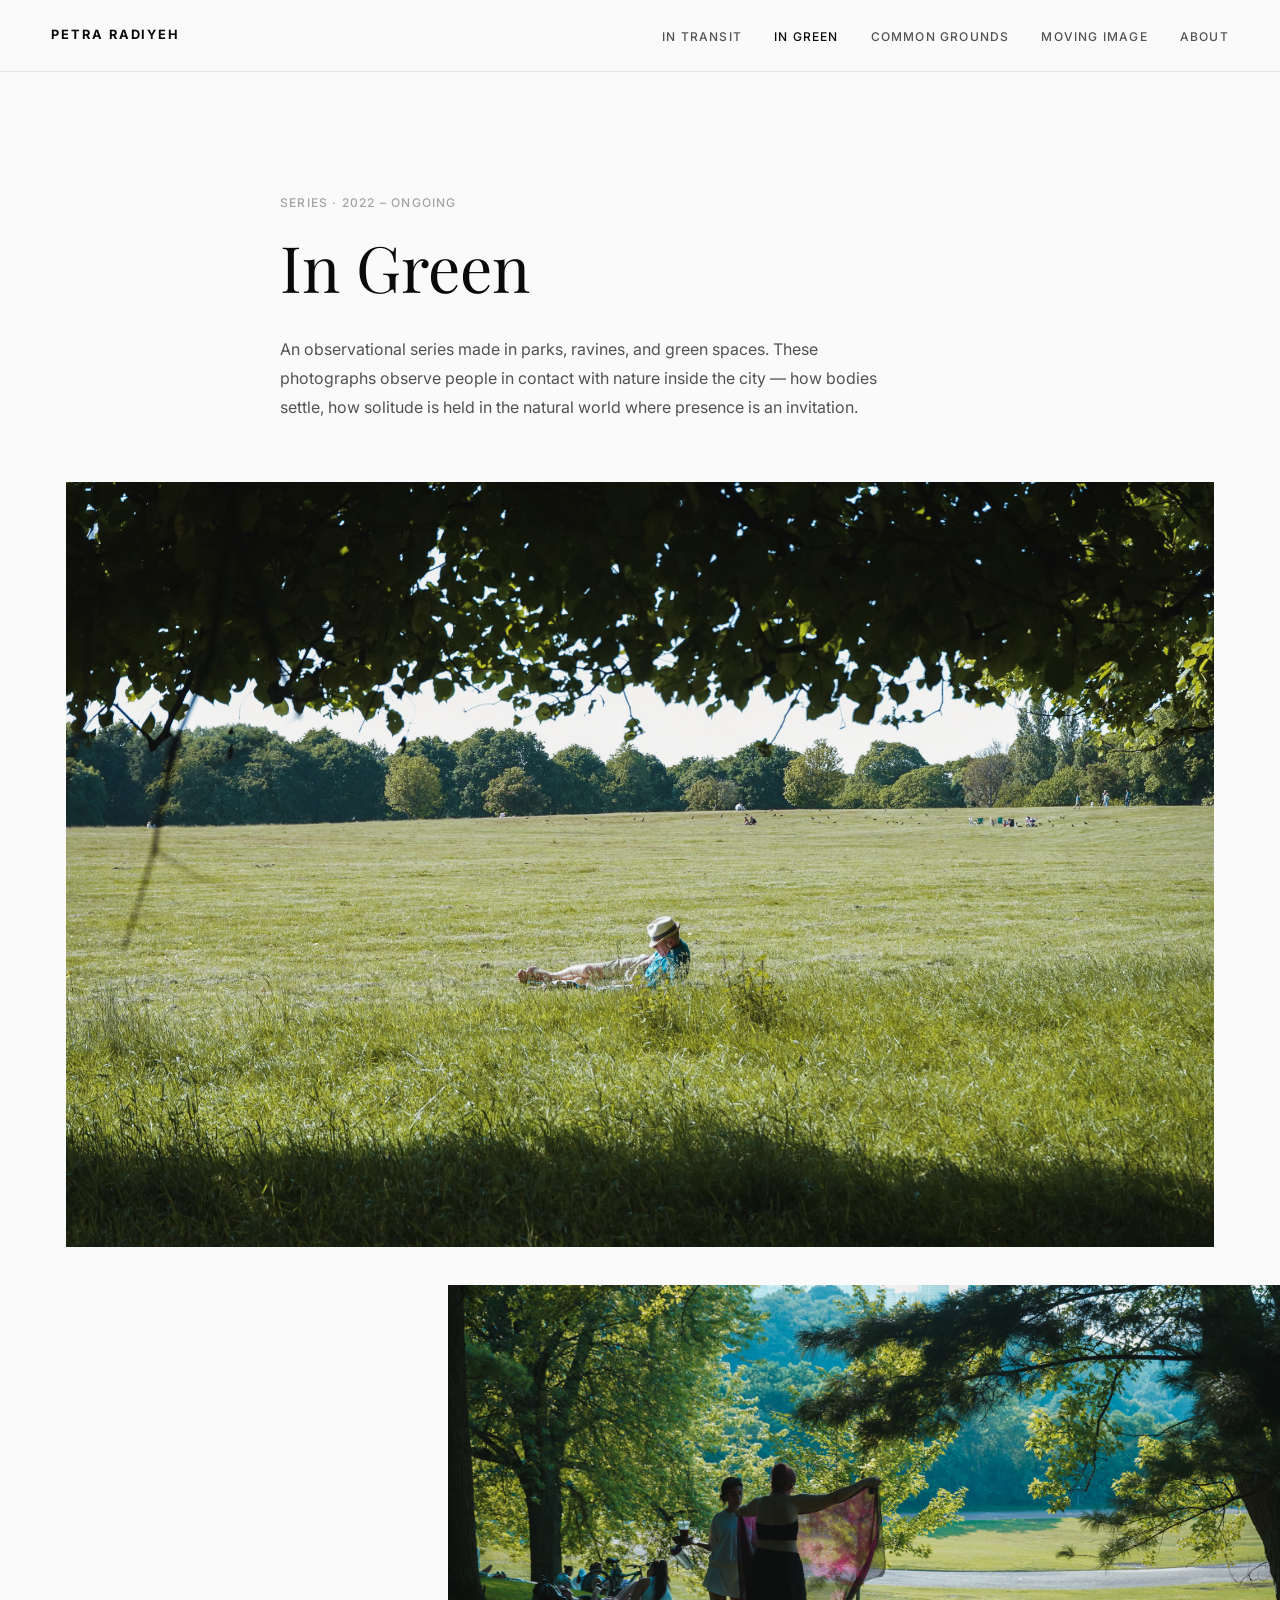
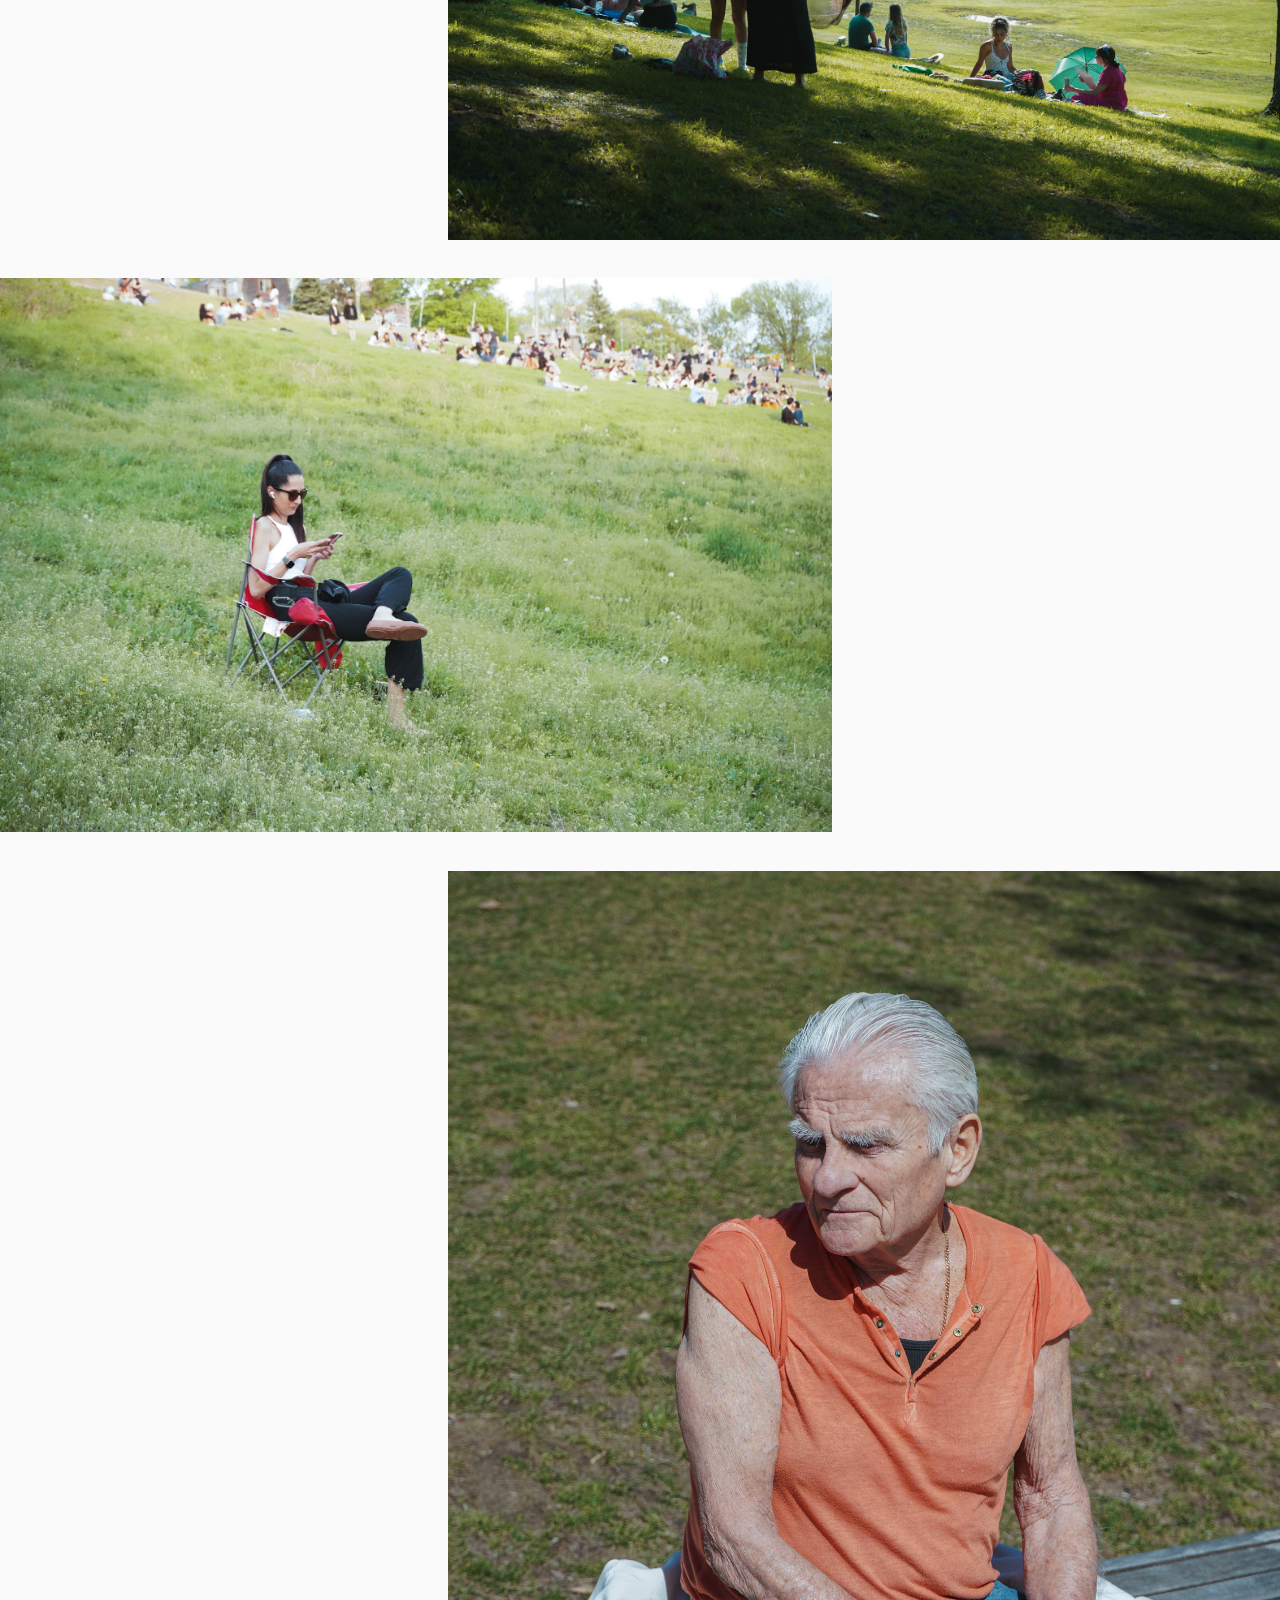
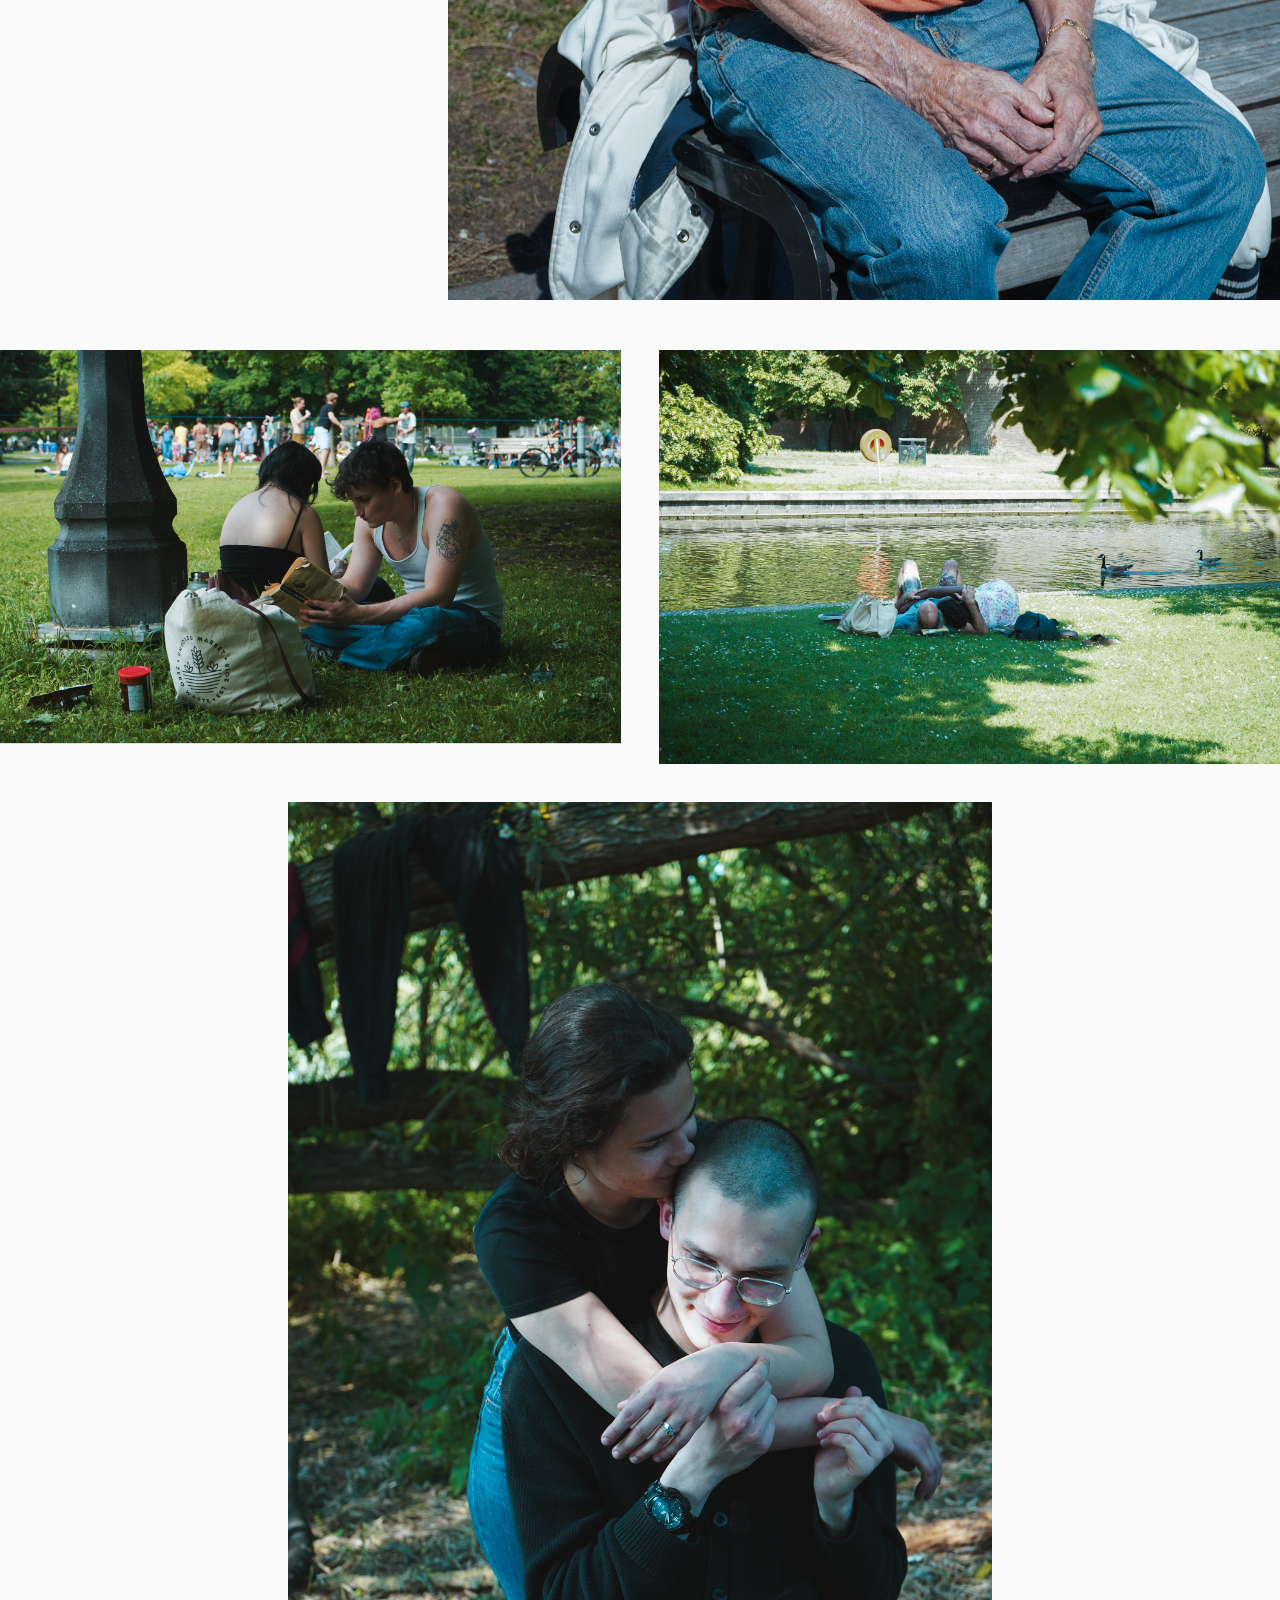
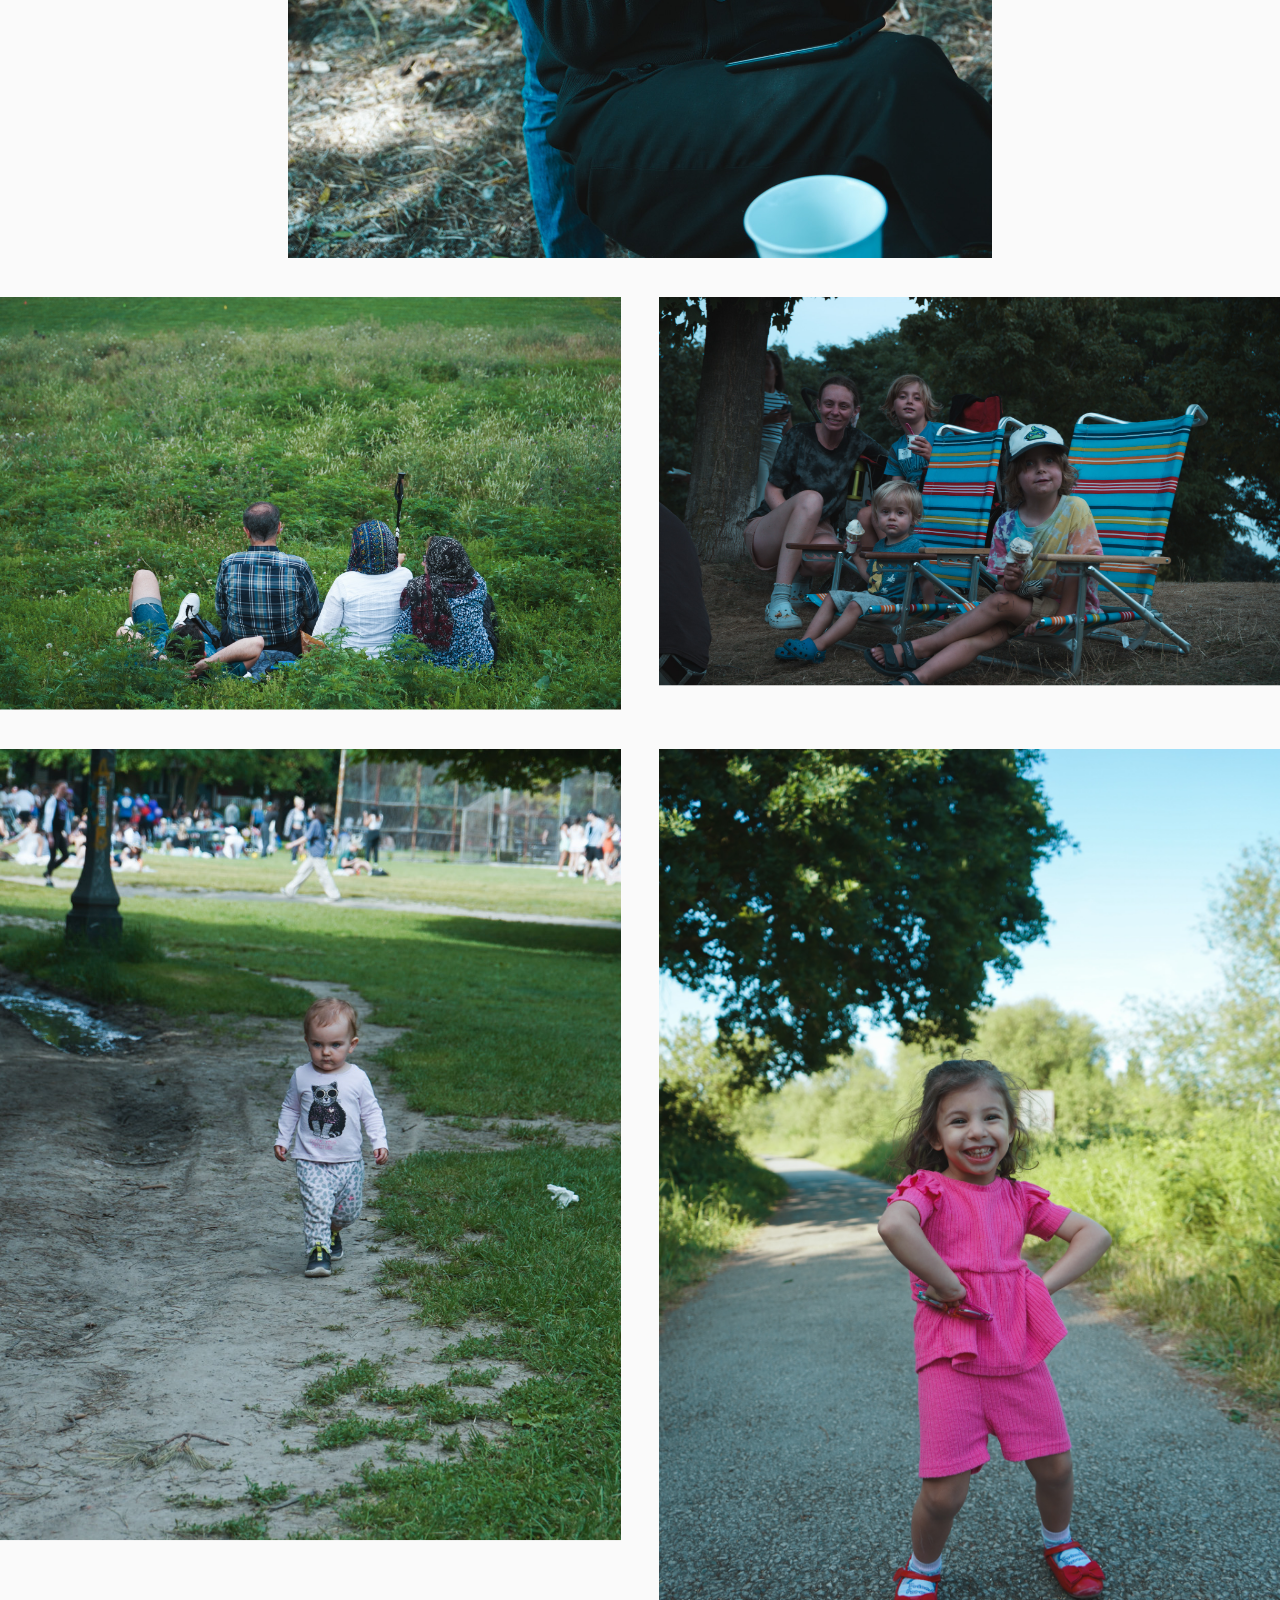
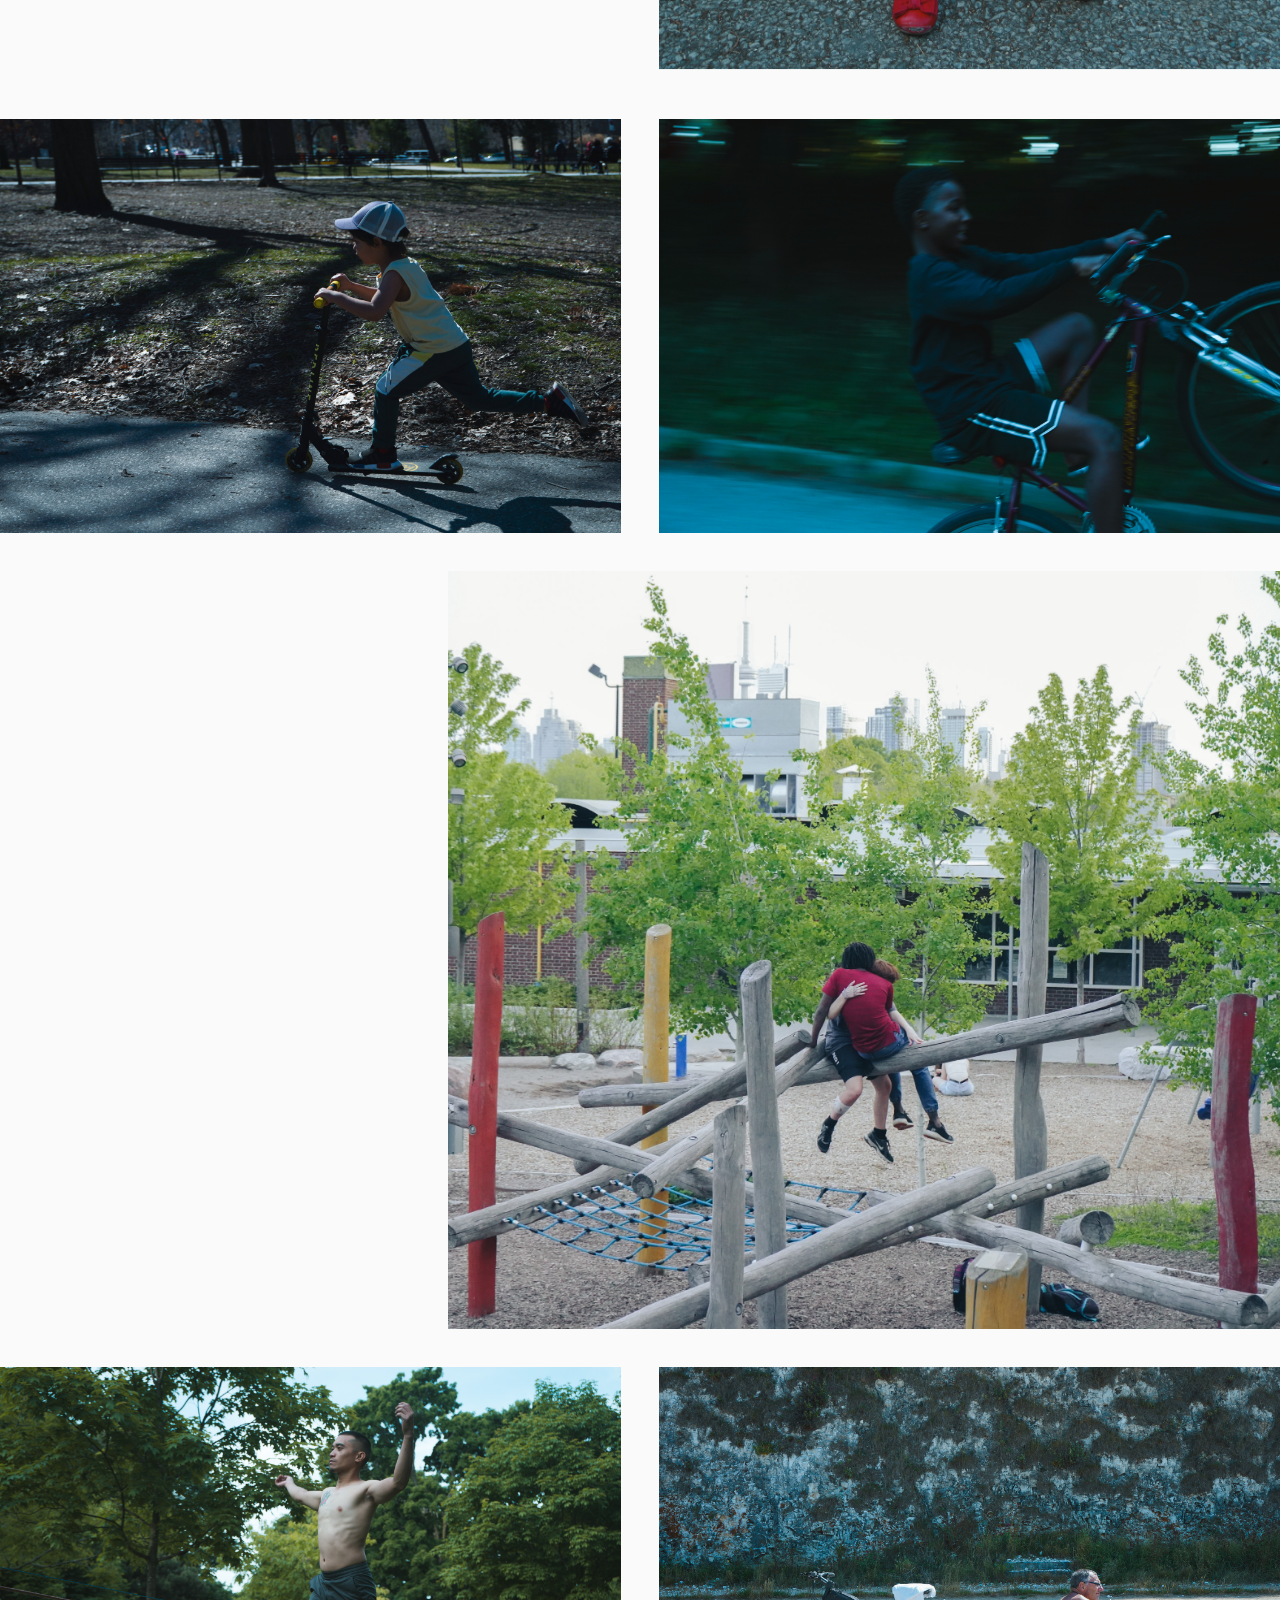
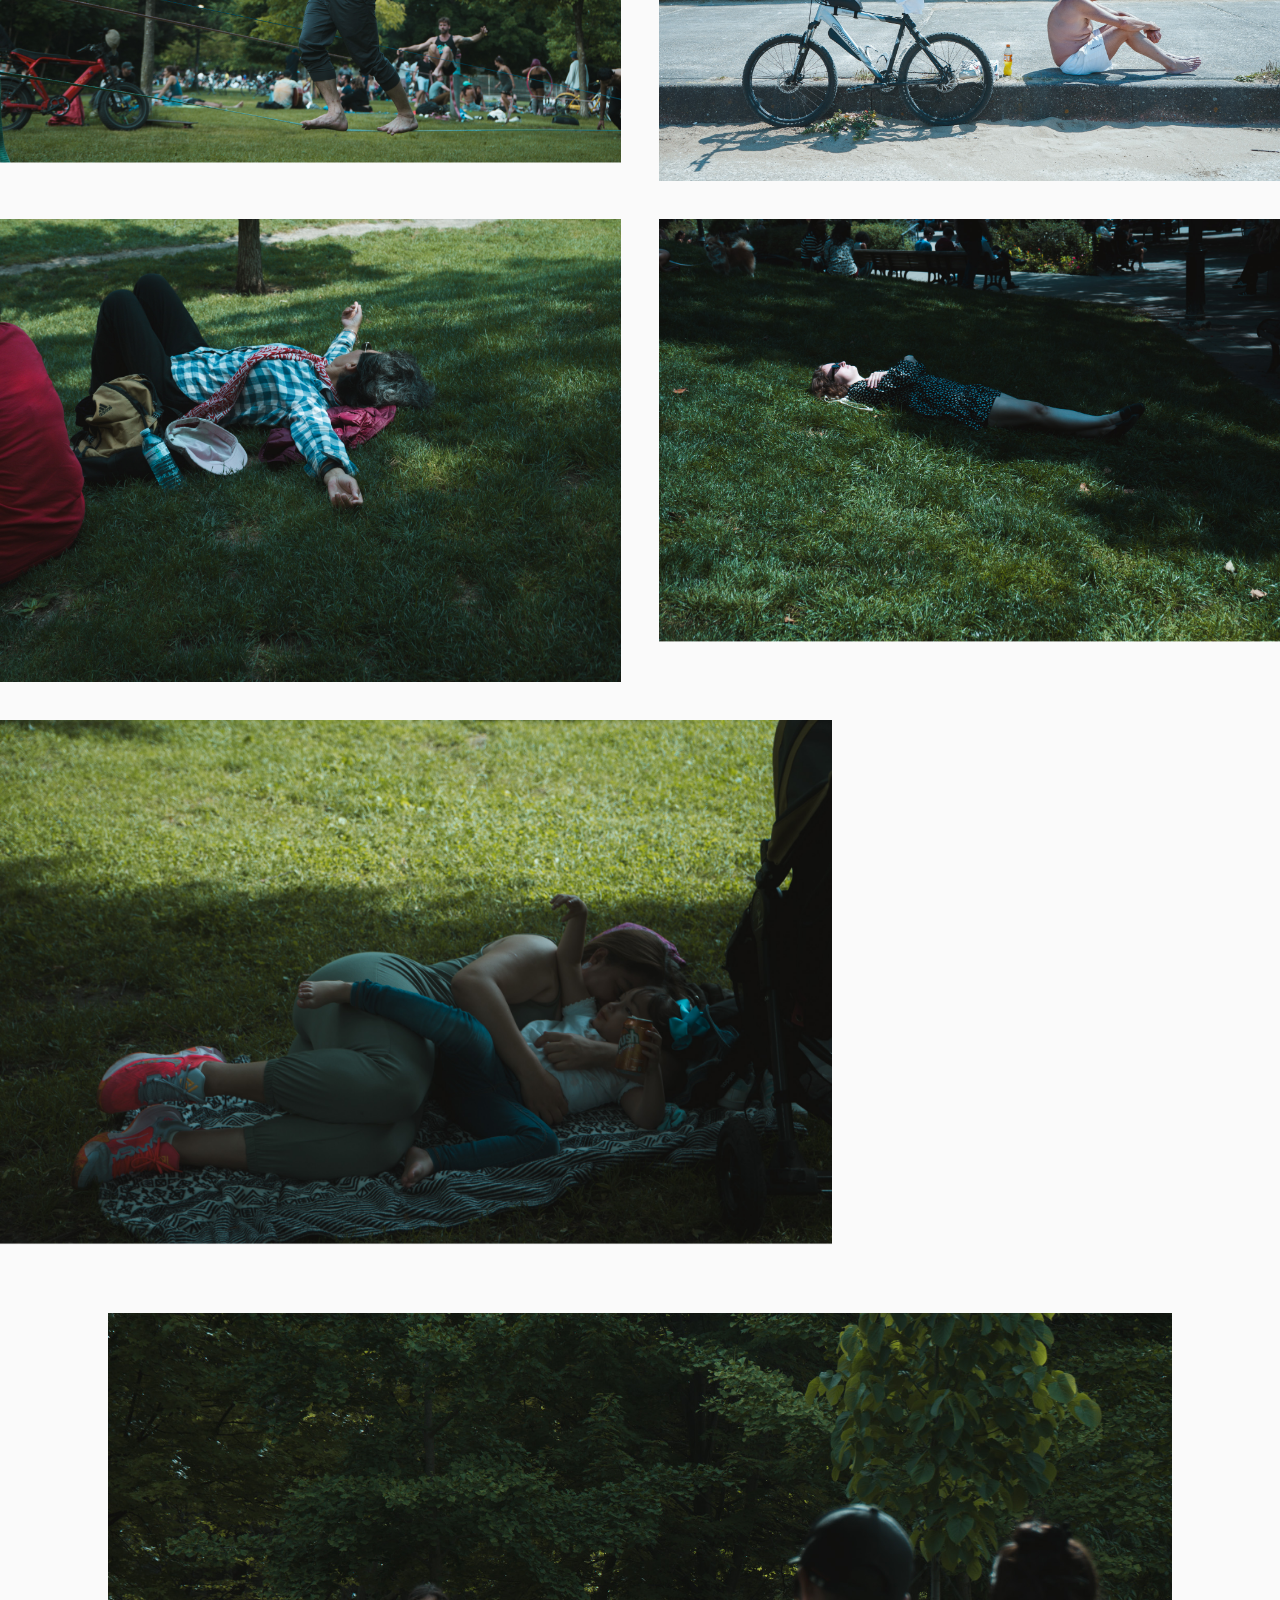
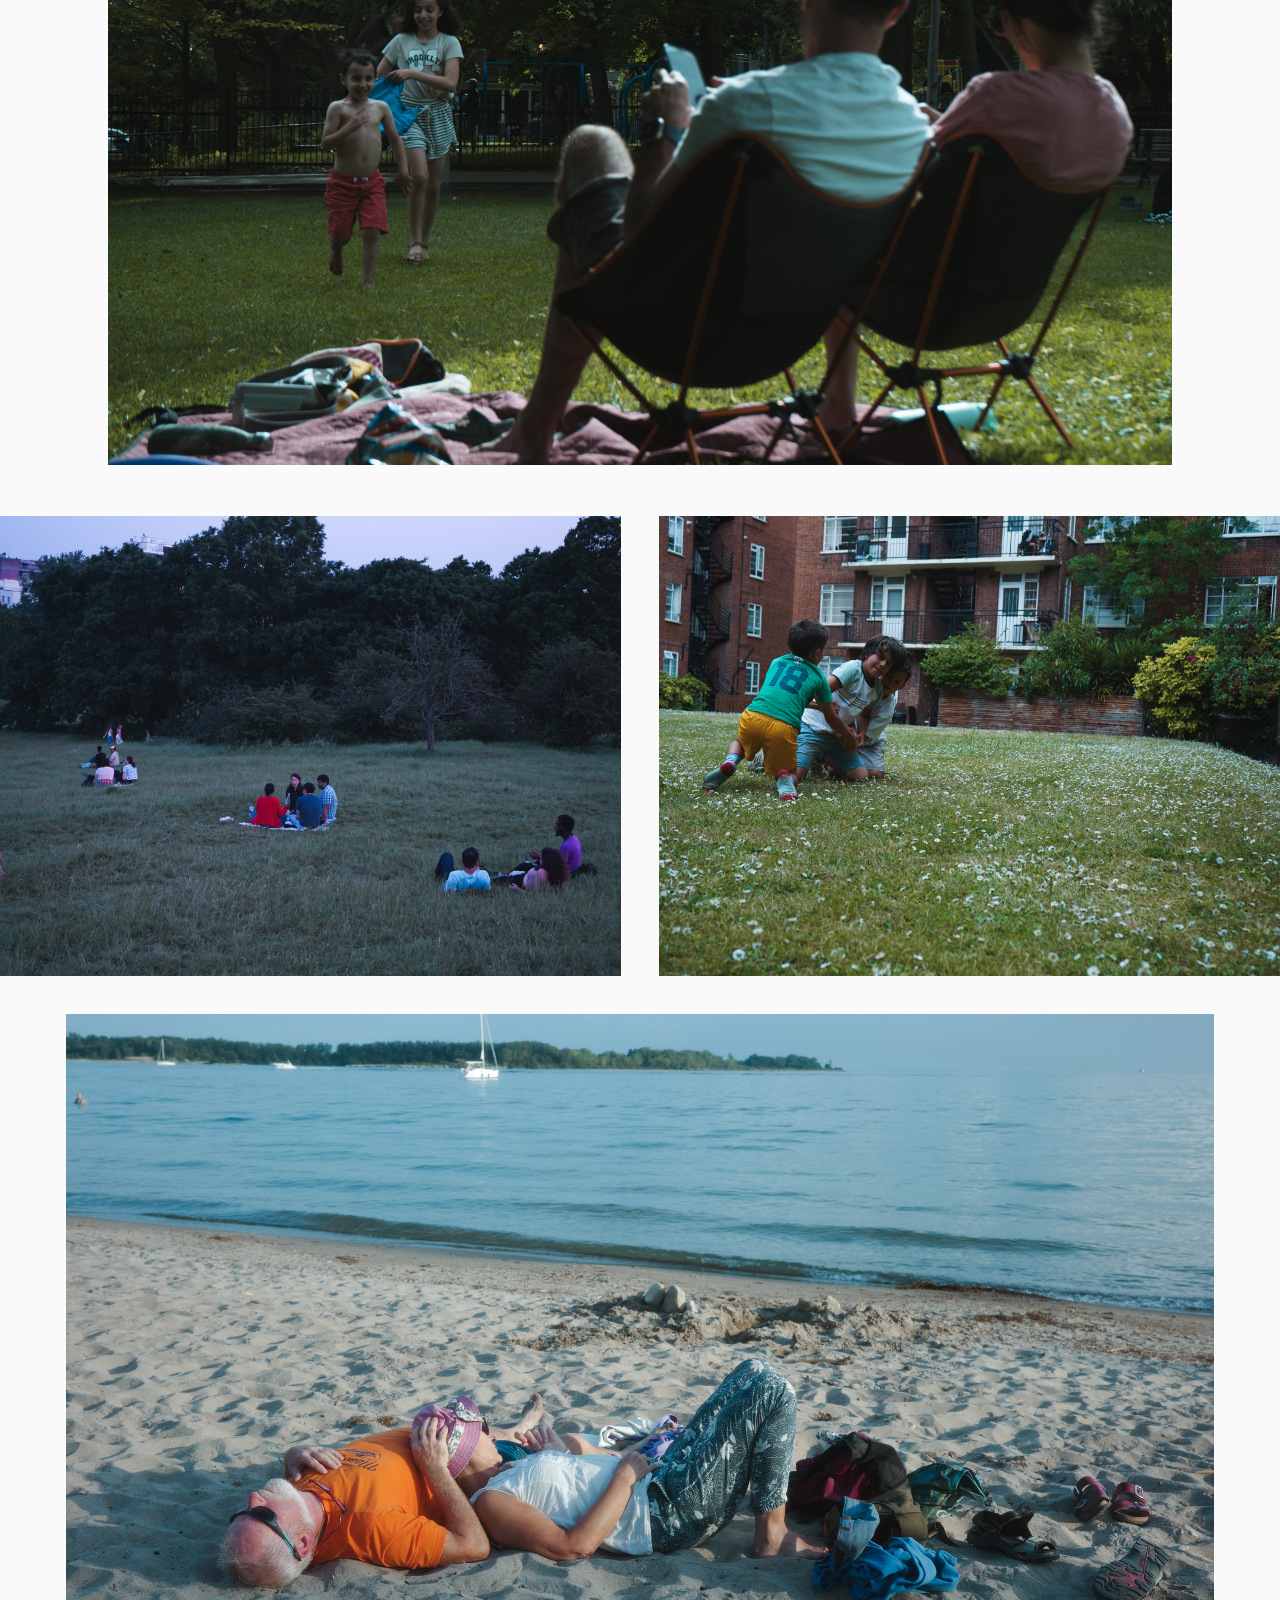
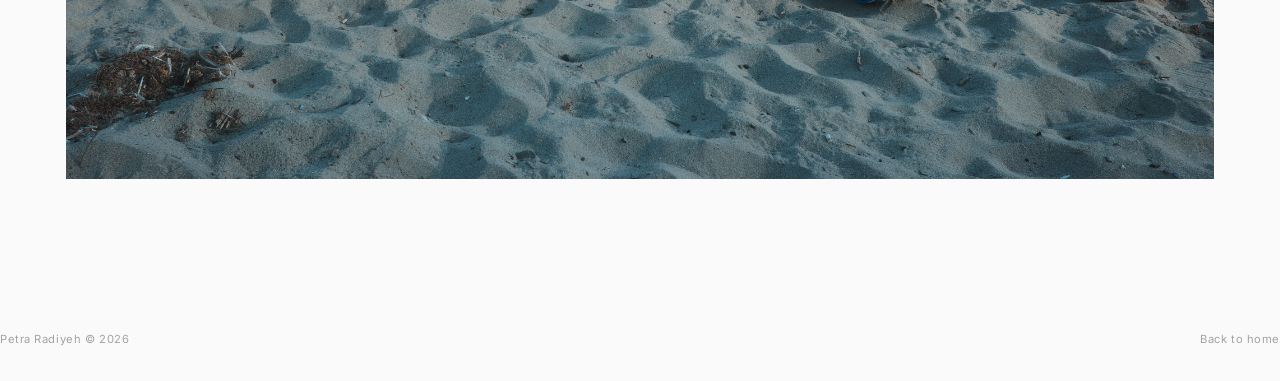
<file: in-green.html>
<!DOCTYPE html>
<html lang="en">
<head>
  <meta charset="UTF-8">
  <meta name="viewport" content="width=device-width, initial-scale=1.0">
  <title>In Green — Petra Radiyeh</title>
  <link rel="stylesheet" href="style.css">
</head>
<body>

  <nav>
    <a href="index.html" class="logo">Petra Radiyeh</a>
    <ul class="nav-links">
      <li><a href="in-transit.html">In Transit</a></li>
      <li><a href="in-green.html" class="active">In Green</a></li>
      <li><a href="common-grounds.html">Common Grounds</a></li>
      <li><a href="moving-image.html">Moving Image</a></li>
      <li><a href="about.html">About</a></li>
    </ul>
  </nav>

  <main>
    <section class="series-header container">
      <p class="series-meta">Series &middot; 2022 &ndash; ongoing</p>
      <h1>In Green</h1>
      <p>An observational series made in parks, ravines, and green spaces. These photographs observe people in contact with nature inside the city — how bodies settle, how solitude is held in the natural world where presence is an invitation.</p>
    </section>

    <section class="photo-grid container">

      <!-- 1. OPENER — Solitude in a vast green field -->
      <div class="photo-row full">
        <img src="images/in-green/DSC01425.jpg" alt="Person sitting alone in a vast green field, framed by tree canopy above" loading="lazy">
      </div>

      <!-- 2. ARRIVING — Spreading a blanket on the hillside -->
      <div class="photo-row offset-right">
        <img src="images/in-green/DSC07043.jpg" alt="Woman spreading a blanket on a shaded hillside, people lounging on the grass around her" loading="lazy">
      </div>

      <!-- 3. SETTLING — A chair, a phone, the hill to herself -->
      <div class="photo-row offset-left">
        <img src="images/in-green/DSC00889.jpg" alt="Woman sitting alone in a lawn chair on a grassy hill, phone in hand, crowds behind her" loading="lazy">
      </div>

      <!-- 4. THE ELDER — Quiet dignity on a bench -->
      <div class="photo-row offset-right">
        <img src="images/in-green/DSC04472-2.jpg" alt="Elderly man sitting on a park bench in an orange shirt, pensive" loading="lazy">
      </div>

      <!-- 5. COMPANIONSHIP — Quiet togetherness -->
      <div class="photo-row two-col">
        <img src="images/in-green/DSC05967.jpg" alt="Couple sitting on the grass reading a book together by a lamppost" loading="lazy">
        <img src="images/in-green/DSC01673.jpg" alt="Couple lying on the grass by a pond, watching ducks in summer light" loading="lazy">
      </div>

      <!-- 6. INTIMACY — Private embrace surrounded by green -->
      <div class="photo-row narrow-center">
        <img src="images/in-green/DSC01684.jpg" alt="Woman kissing a man on the cheek in a wooded area, arms wrapped around him" loading="lazy">
      </div>

      <!-- 7. FAMILY — Generations gathered on the ground -->
      <div class="photo-row two-col">
        <img src="images/in-green/DSC02014.jpg" alt="Family of three sitting in tall green grass, seen from behind, one wearing a headscarf" loading="lazy">
        <img src="images/in-green/DSC01339.jpg" alt="Family with children eating ice cream in blue beach chairs under trees at dusk" loading="lazy">
      </div>

      <!-- 8. SMALL IN THE WORLD — Childhood, vulnerability and confidence -->
      <div class="photo-row two-col">
        <img src="images/in-green/DSC05958.jpg" alt="Toddler walking alone on a dirt path in a park" loading="lazy">
        <img src="images/in-green/DSC01264.jpg" alt="Little girl in pink standing on a path with hands on her hips, green trees behind" loading="lazy">
      </div>

      <!-- 9. MOTION — Scooter and bike blur, energy dissolving -->
      <div class="photo-row two-col">
        <img src="images/in-green/DSC04836.jpg" alt="Child on a scooter in a park, pushing forward through tree shadows" loading="lazy">
        <img src="images/in-green/DSC06113.jpg" alt="Boy on a bike at night, motion blur dissolving into darkness" loading="lazy">
      </div>

      <!-- 10. PLAY — Climbing, city behind -->
      <div class="photo-row offset-right">
        <img src="images/in-green/DSC00871.jpg" alt="Two children climbing on a wooden playground structure, Toronto skyline behind" loading="lazy">
      </div>

      <!-- 11. THE BODY — Practice and pause -->
      <div class="photo-row two-col">
        <img src="images/in-green/DSC06012.jpg" alt="Man practicing tai chi barefoot in the park, others doing yoga behind him" loading="lazy">
        <img src="images/in-green/DSC01858.jpg" alt="Shirtless man sitting by a curb with his bike, resting against a moss-covered wall" loading="lazy">
      </div>

      <!-- 12. SURRENDER — Bodies letting go on the grass -->
      <div class="photo-row two-col">
        <img src="images/in-green/DSC07291.jpg" alt="Person sprawled on the grass in a checkered shirt, arm outstretched, resting" loading="lazy">
        <img src="images/in-green/DSC07447.jpg" alt="Woman in a polka dot dress lying flat on the grass in a park, sunlight" loading="lazy">
      </div>

      <!-- 13. CARE — Mother and child on the ground -->
      <div class="photo-row offset-left">
        <img src="images/in-green/DSC06006.jpg" alt="Mother and child lying together on a blanket on the grass, embracing" loading="lazy">
      </div>

      <!-- 14. THE GREEN ROOM — Family watching their children run home -->
      <div class="photo-row full">
        <img src="images/in-green/DSC05985.jpg" alt="Parents sitting in chairs as children run toward them on the grass, trees framing the scene" loading="lazy">
      </div>

      <!-- 15. COMMUNITY AT DUSK — Multiple orbits, the city held at bay -->
      <div class="photo-row two-col">
        <img src="images/in-green/DSC01807.jpg" alt="Groups of people scattered across a field at dusk, sitting in small clusters on the grass" loading="lazy">
        <img src="images/in-green/DSC01756.jpg" alt="Two children wrestling on grass covered in daisies, apartment building behind" loading="lazy">
      </div>

      <!-- 16. CLOSING — Rest at the water's edge -->
      <div class="photo-row full">
        <img src="images/in-green/R0000024.jpg" alt="Two people resting on a beach, shoes scattered, water and a sailboat behind" loading="lazy">
      </div>

    </section>

    <footer class="site-footer container">
      <span>Petra Radiyeh &copy; 2026</span>
      <span><a href="index.html">Back to home</a></span>
    </footer>
  </main>

</body>
</html>
</file>
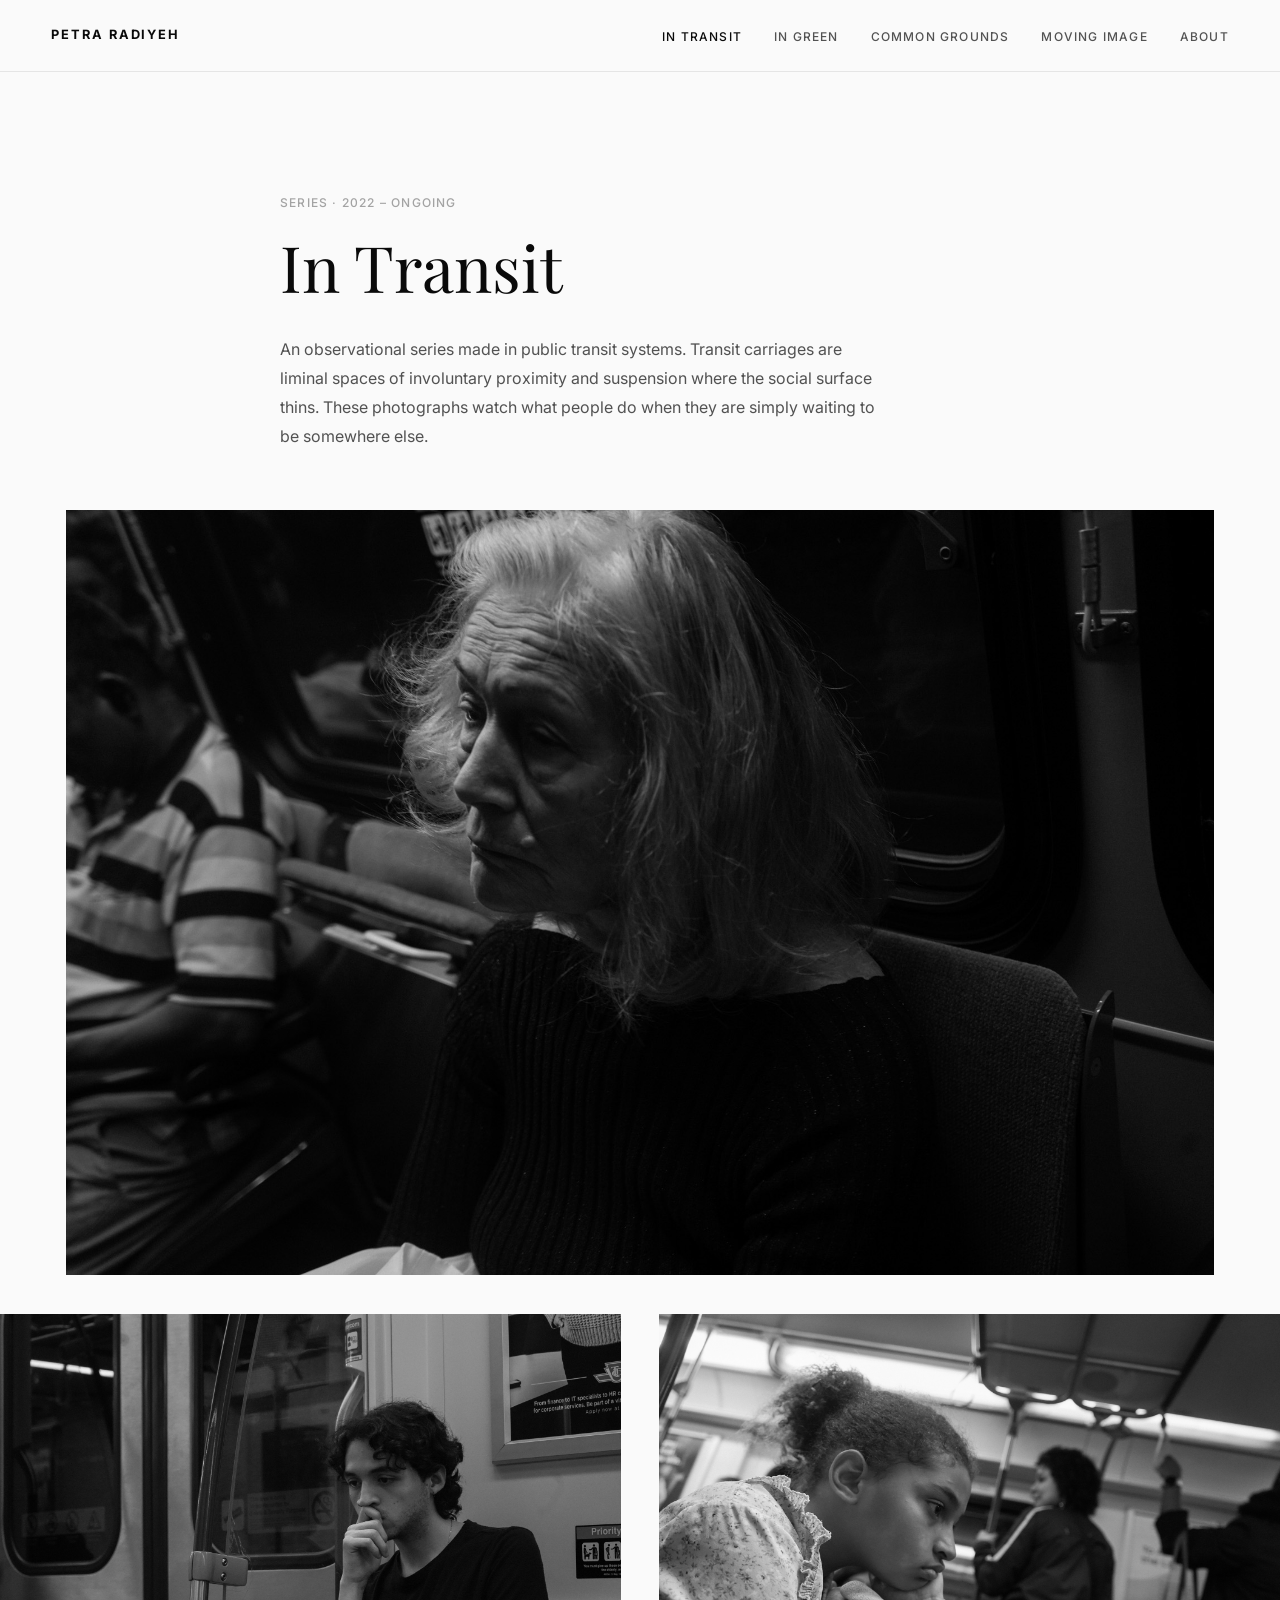
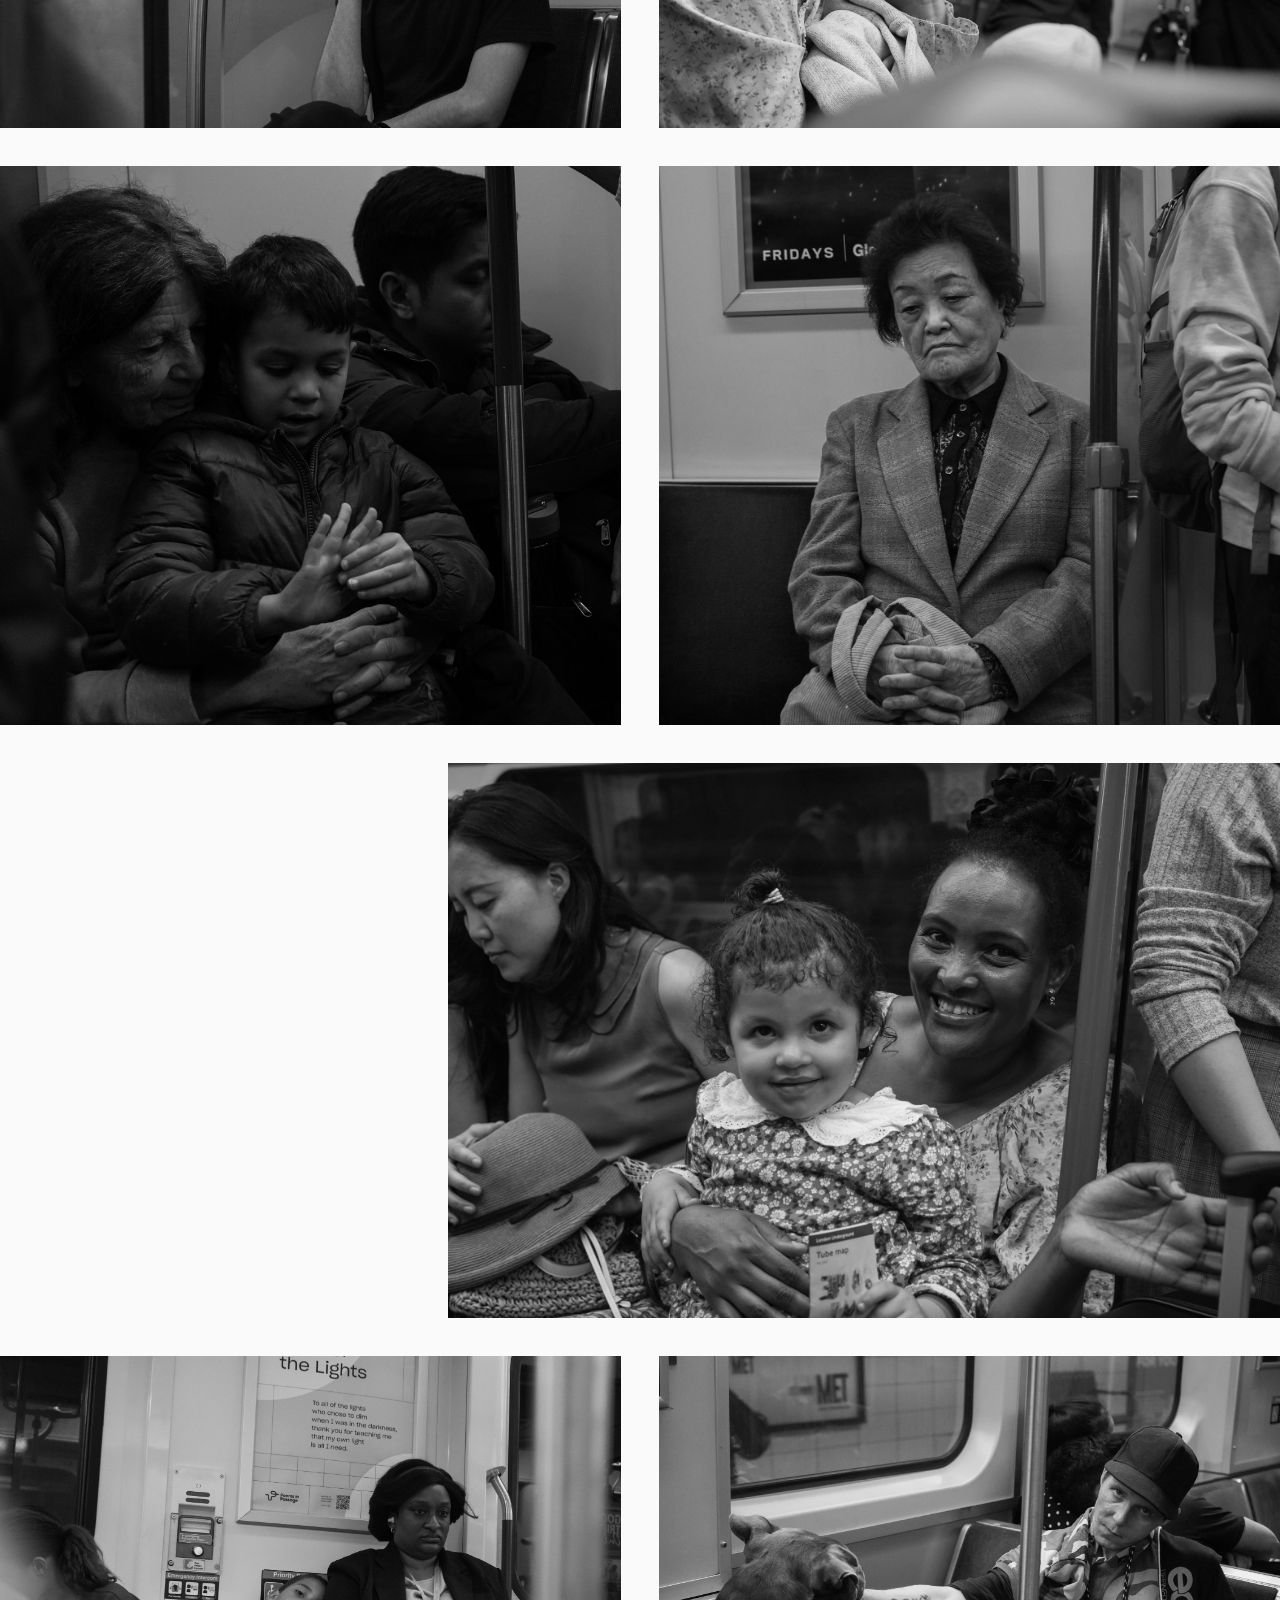
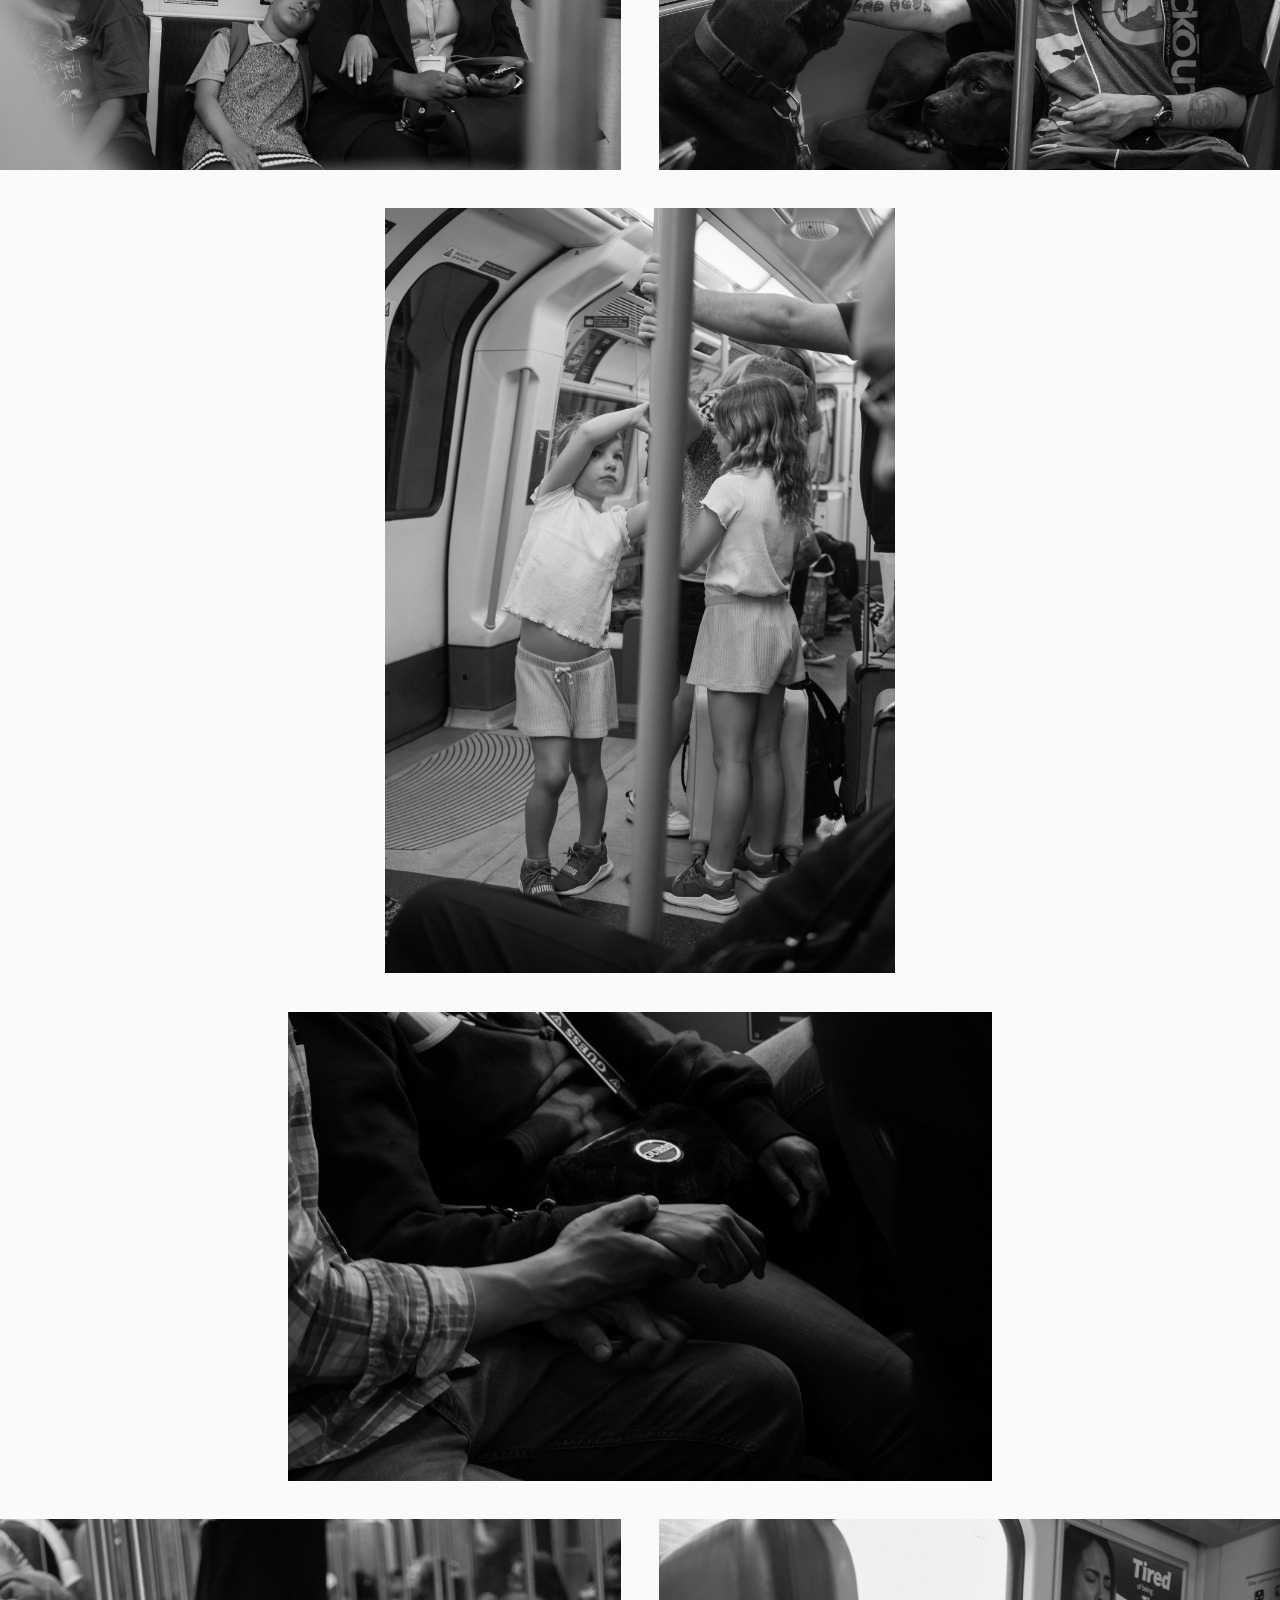
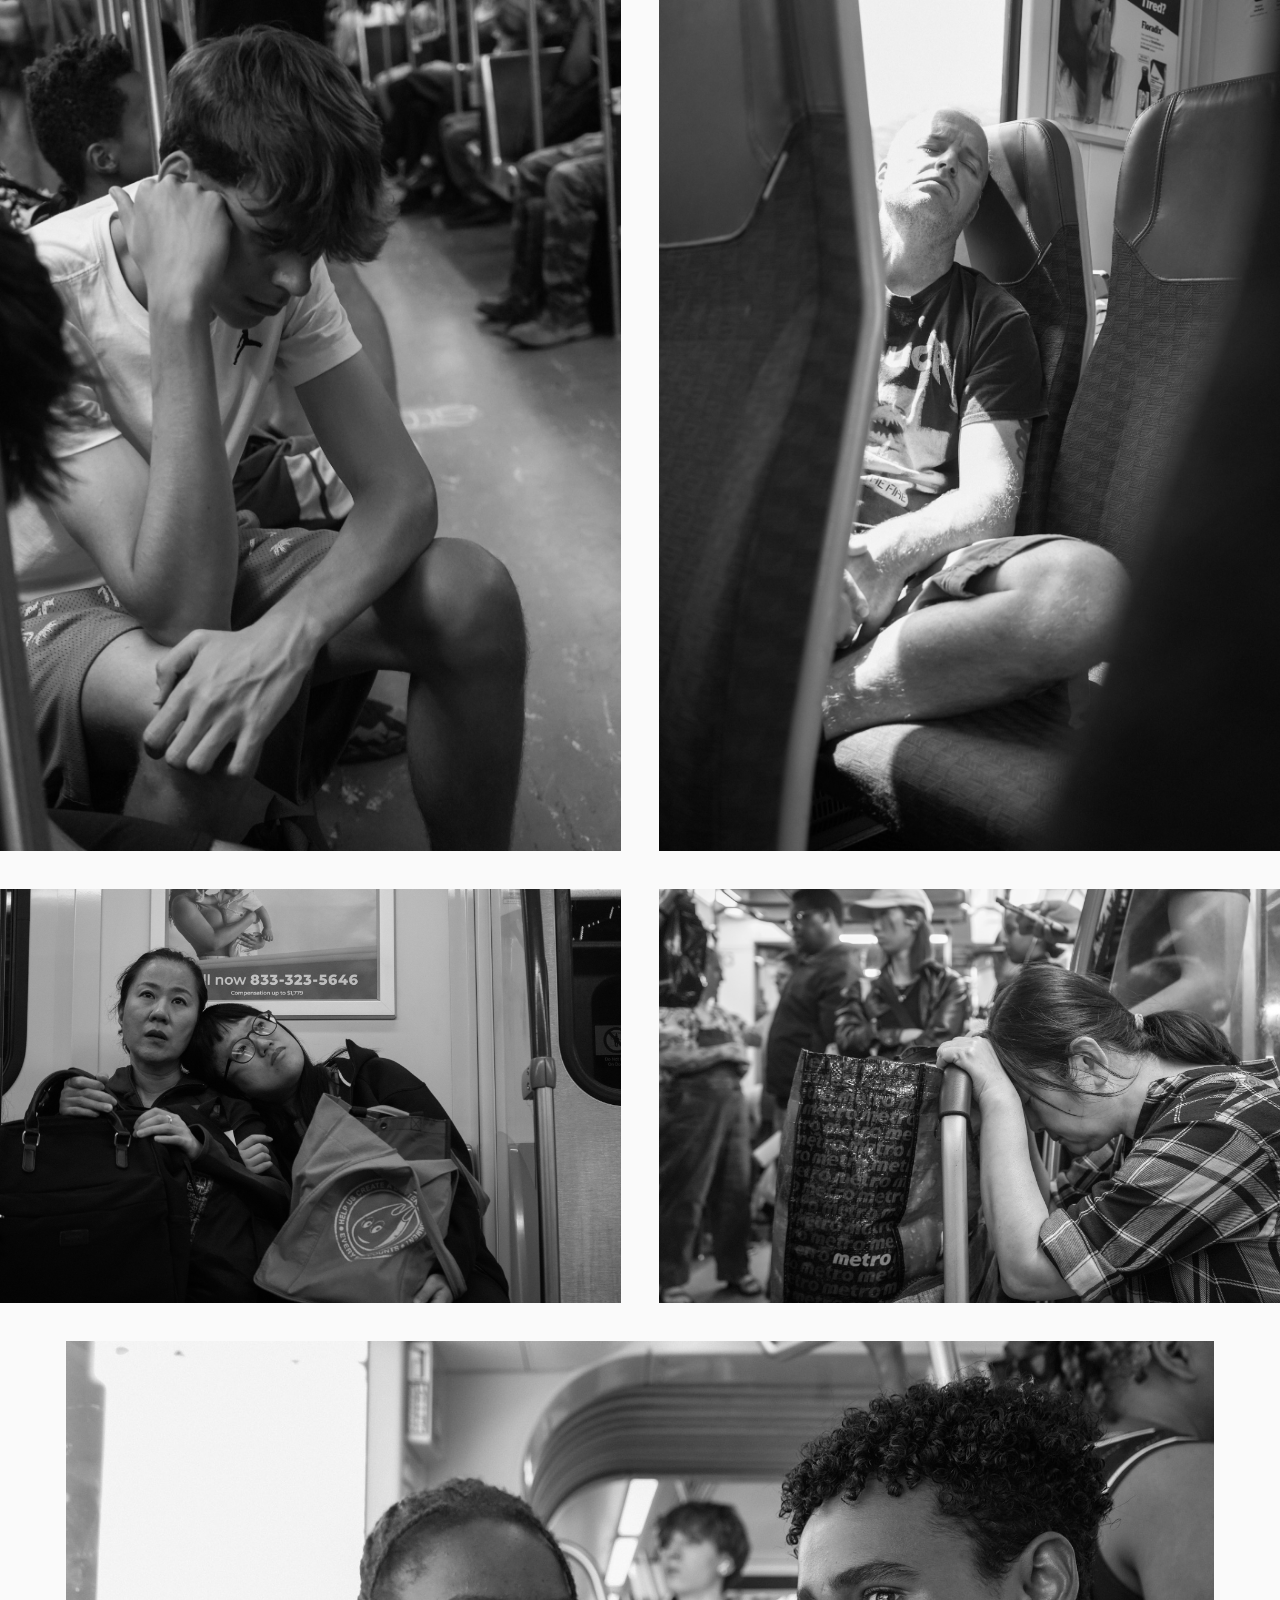
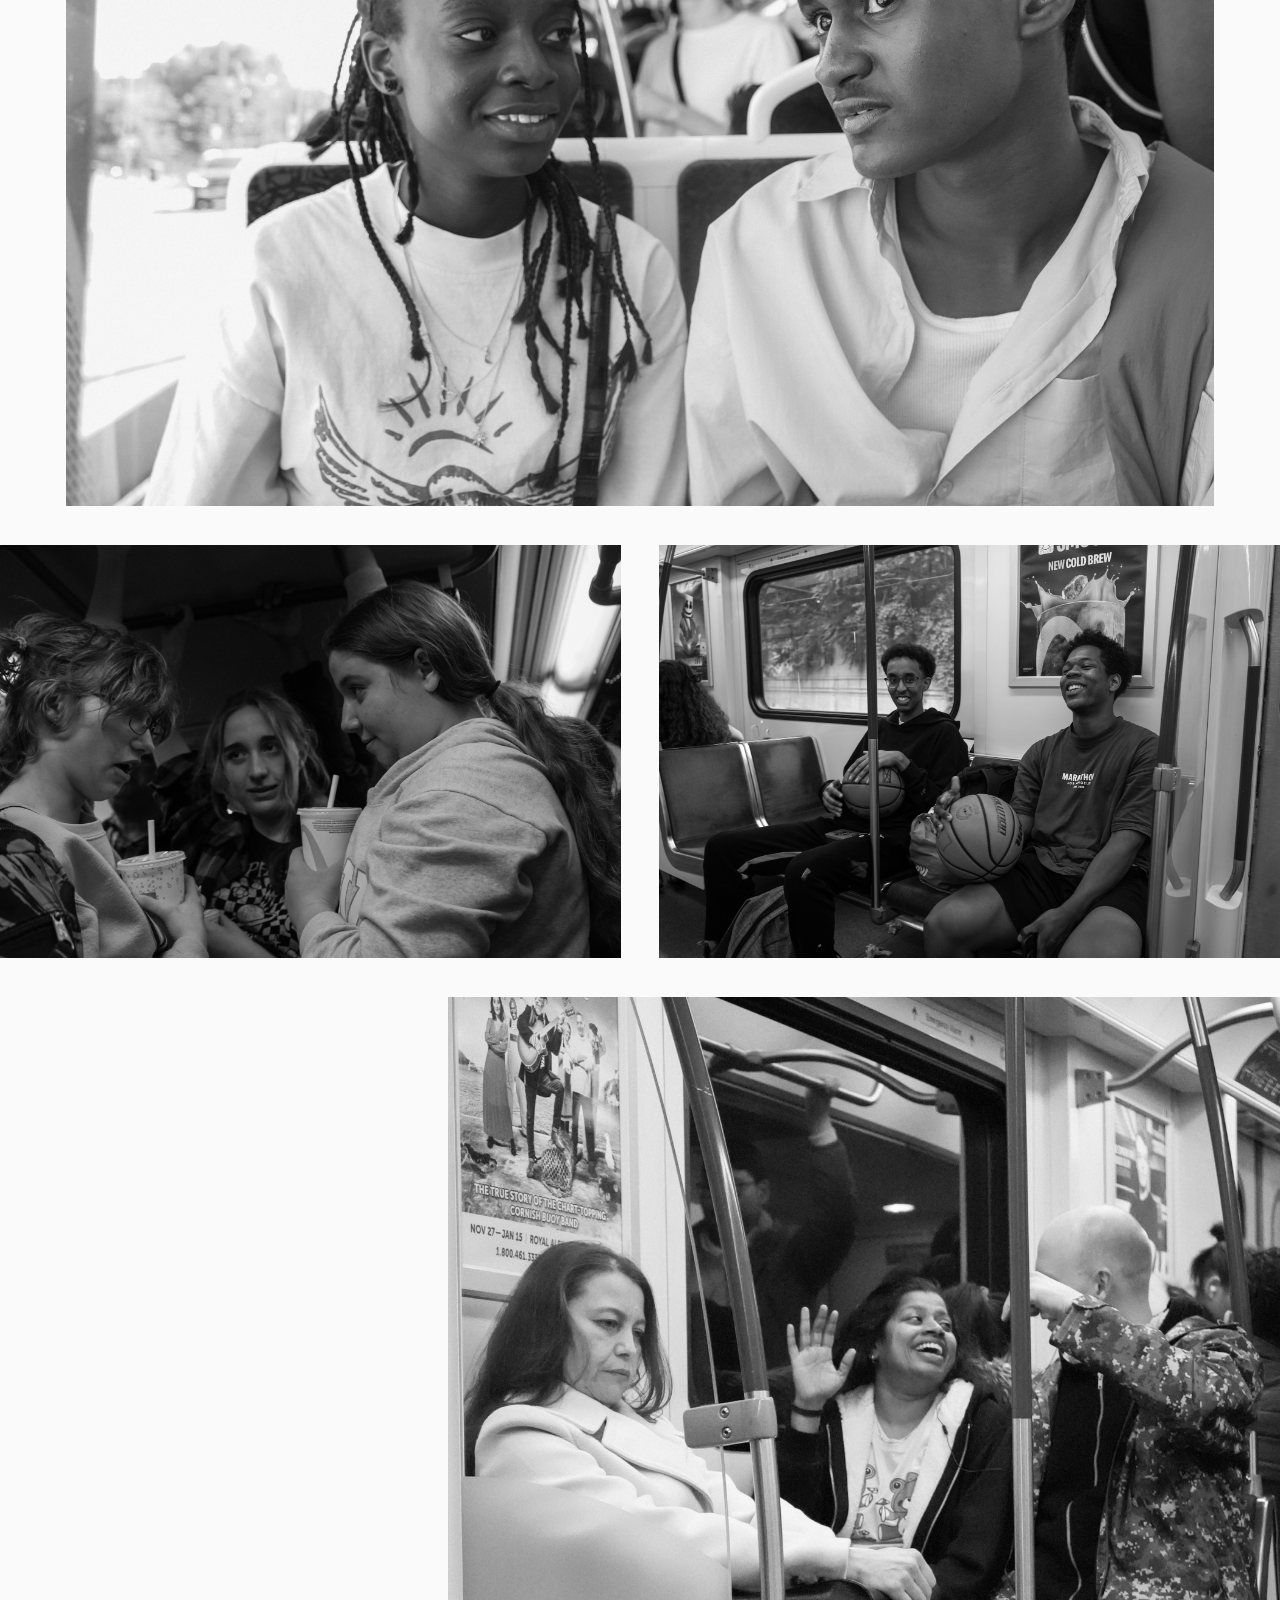
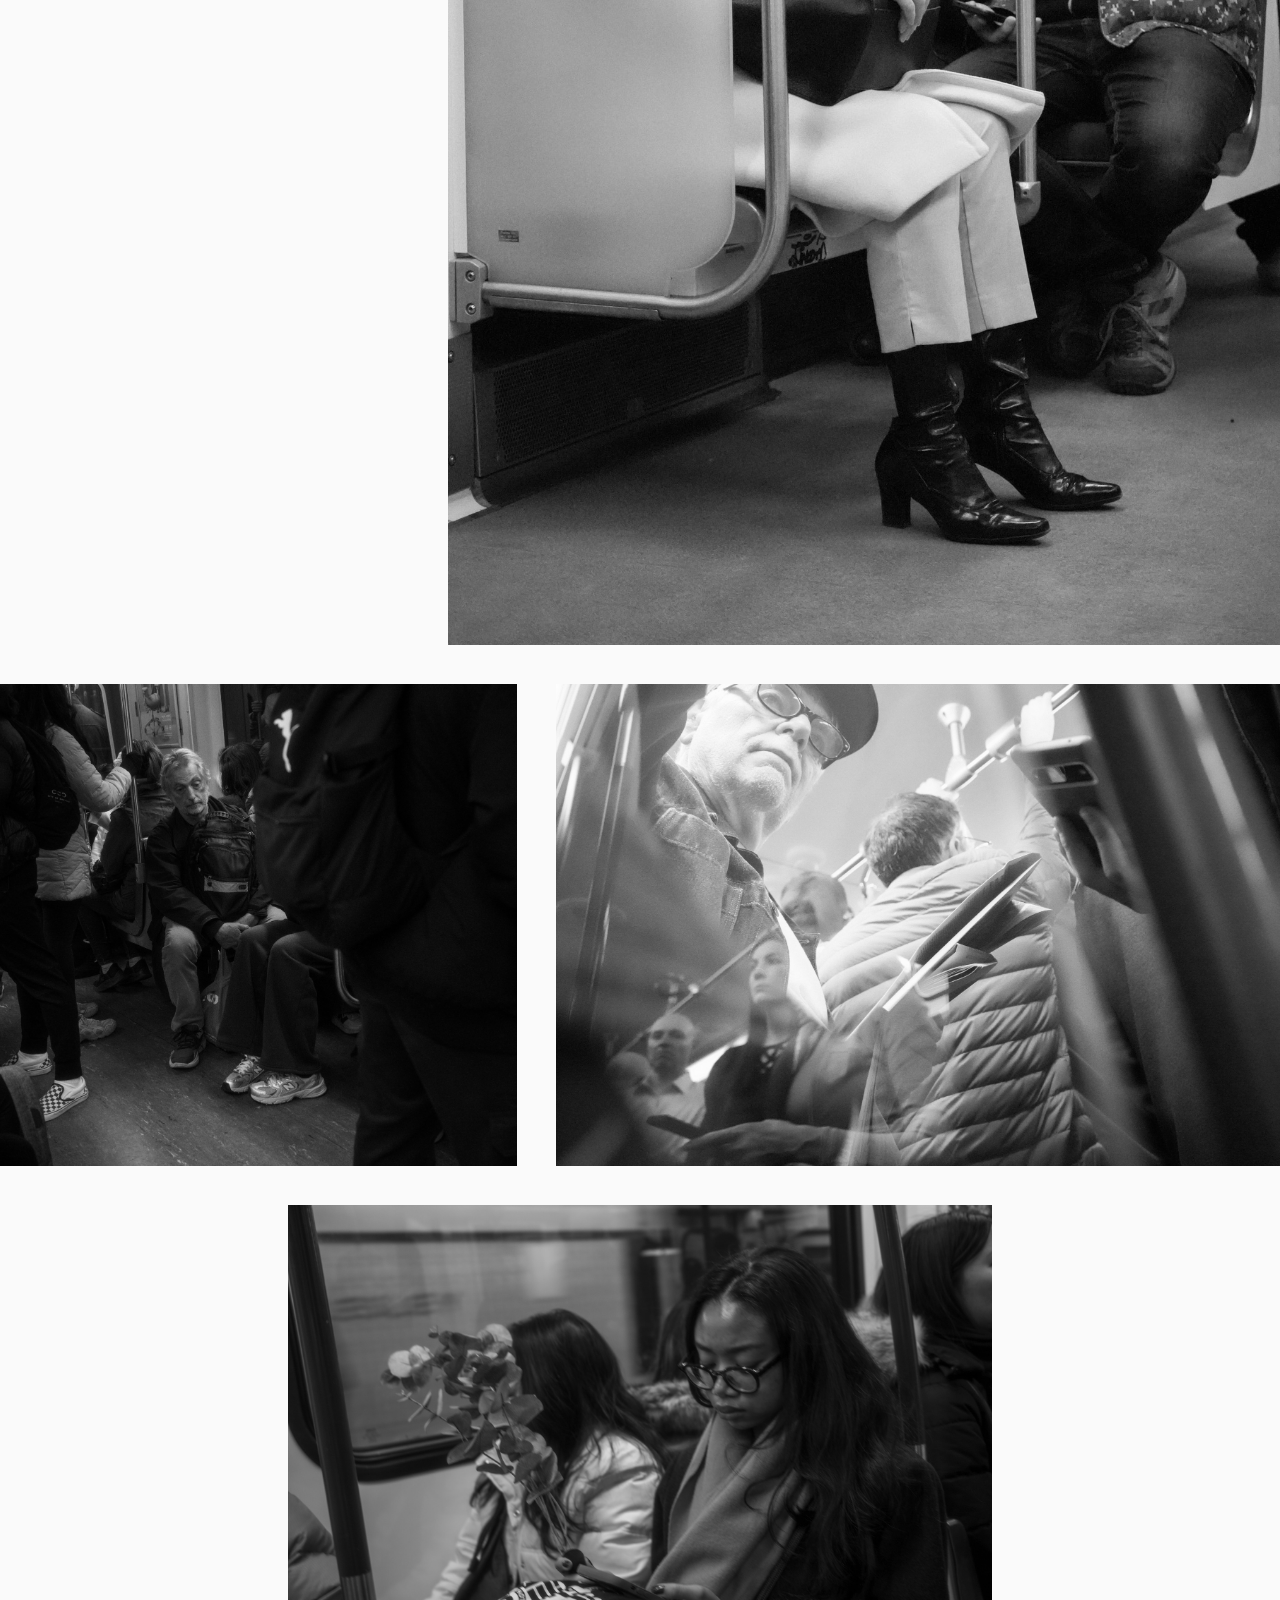
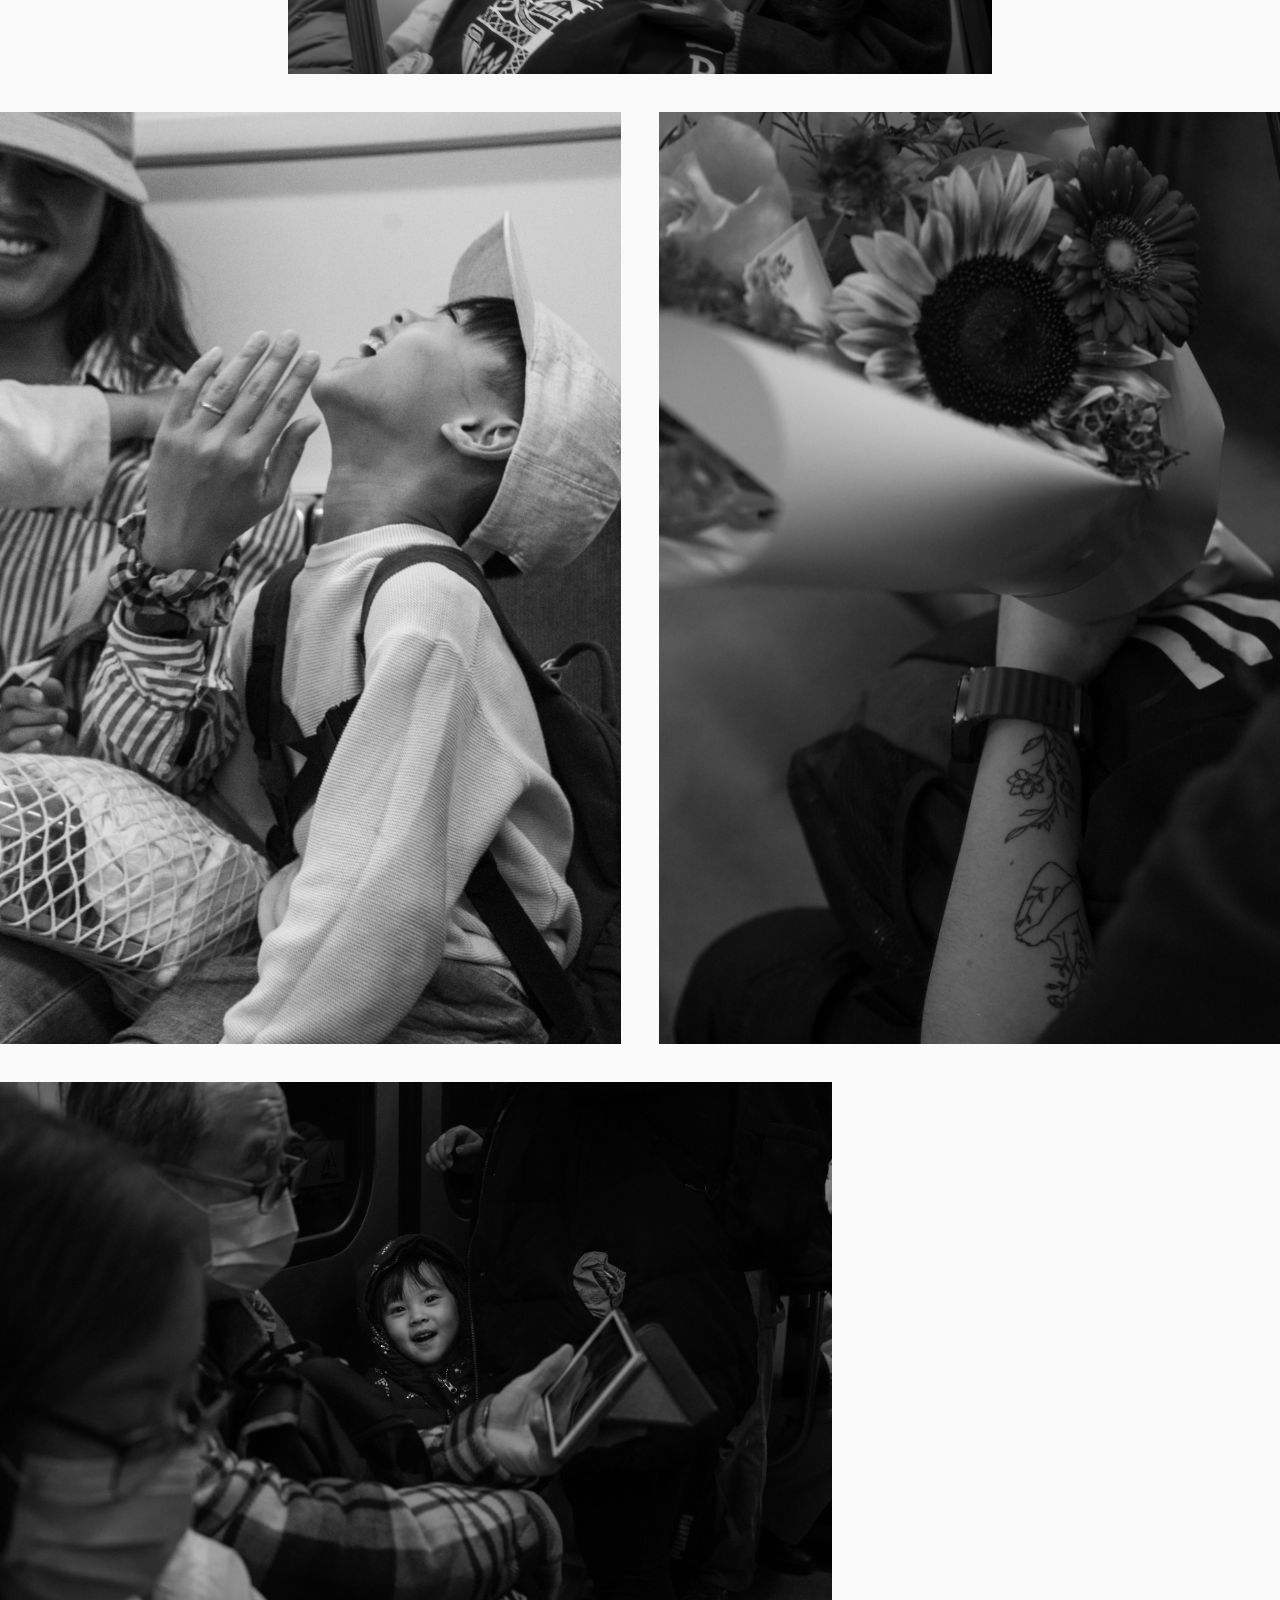
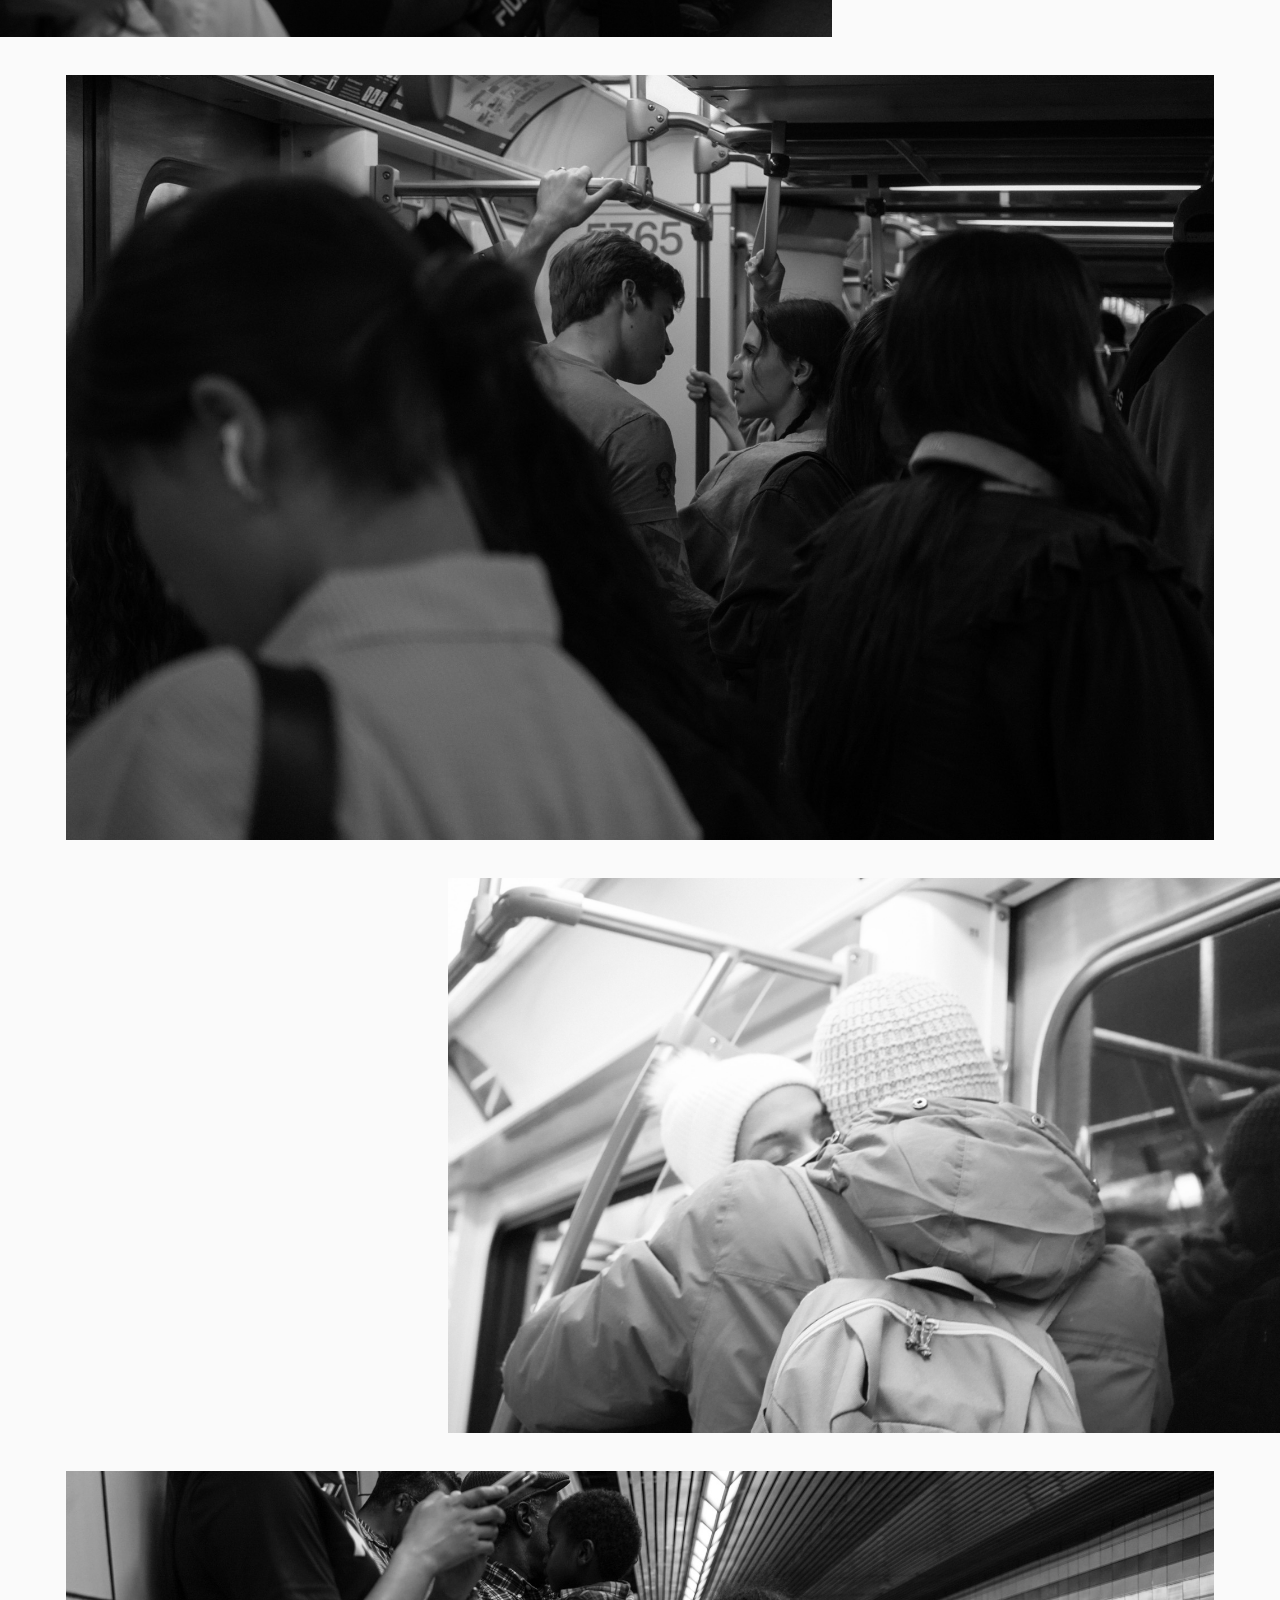
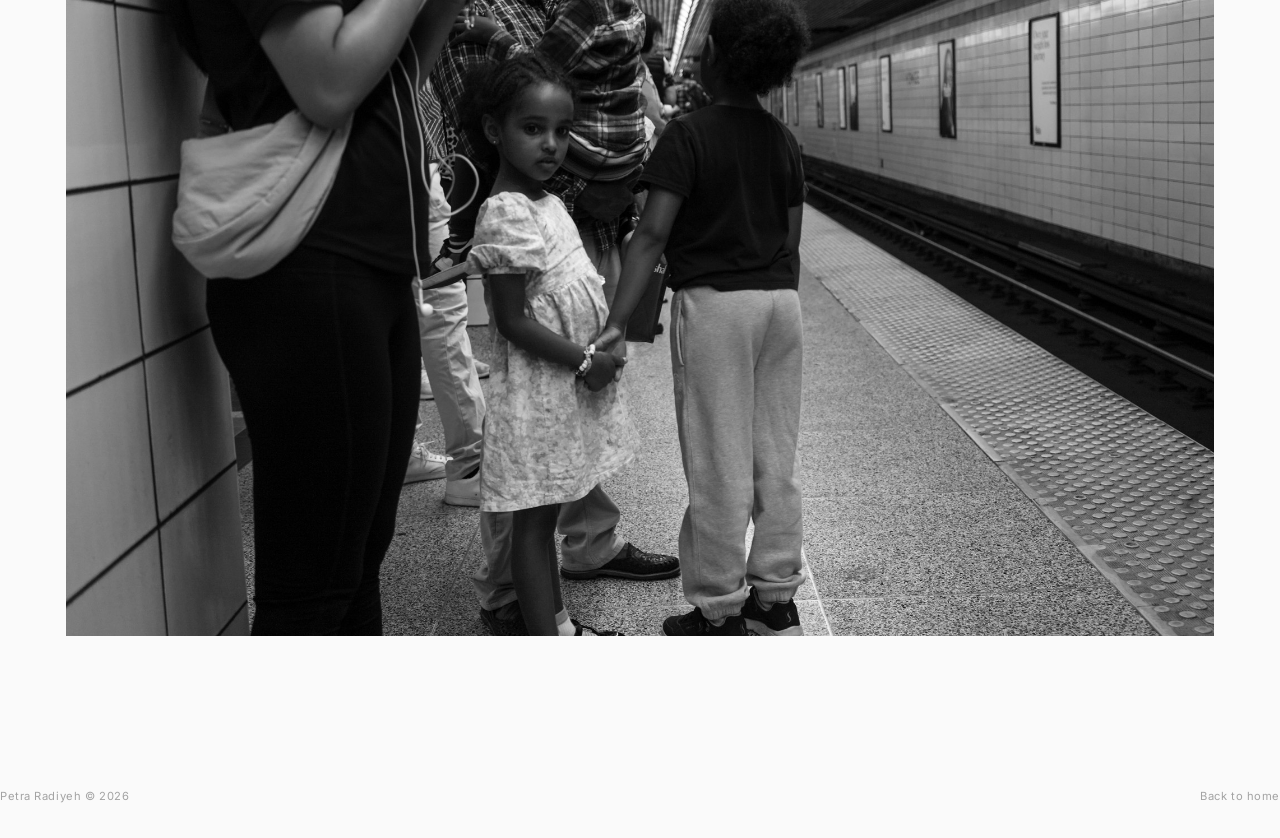
<file: in-transit.html>
<!DOCTYPE html>
<html lang="en">
<head>
  <meta charset="UTF-8">
  <meta name="viewport" content="width=device-width, initial-scale=1.0">
  <title>In Transit — Petra Radiyeh</title>
  <link rel="stylesheet" href="style.css">
</head>
<body>

  <nav>
    <a href="index.html" class="logo">Petra Radiyeh</a>
    <ul class="nav-links">
      <li><a href="in-transit.html" class="active">In Transit</a></li>
      <li><a href="in-green.html">In Green</a></li>
      <li><a href="common-grounds.html">Common Grounds</a></li>
      <li><a href="moving-image.html">Moving Image</a></li>
      <li><a href="about.html">About</a></li>
    </ul>
  </nav>

  <main>
    <section class="series-header container">
      <p class="series-meta">Series &middot; 2022 &ndash; ongoing</p>
      <h1>In Transit</h1>
      <p>An observational series made in public transit systems. Transit carriages are liminal spaces of involuntary proximity and suspension where the social surface thins. These photographs watch what people do when they are simply waiting to be somewhere else.</p>
    </section>

    <section class="photo-grid container">

      <!-- 1. OPENER — Contemplative portrait sets the interior tone -->
      <div class="photo-row full">
        <img src="images/in-transit/DSC07849.jpg" alt="Older woman in profile on the underground, hair lit from behind" loading="lazy">
      </div>

      <!-- 2. SOLITUDE — Isolation across age and gender -->
      <div class="photo-row two-col">
        <img src="images/in-transit/DSC01914.jpg" alt="Man alone on the train, lost in thought" loading="lazy">
        <img src="images/in-transit/DSC05911.jpg" alt="Young girl gazing ahead, chin resting on her hand" loading="lazy">
      </div>

      <!-- 3. JUXTAPOSITION — Connection vs. its absence. Generational bookend. -->
      <div class="photo-row two-col">
        <img src="images/in-transit/DSC04499.jpg" alt="Child held close by grandmother on the metro, both looking down at their intertwined hands" loading="lazy">
        <img src="images/in-transit/DSC04523.jpg" alt="Elderly woman sitting alone, hands clasped, pensive" loading="lazy">
      </div>

      <!-- 4. WARMTH — Joy breaks through -->
      <div class="photo-row offset-right">
        <img src="images/in-transit/DSC01782.jpg" alt="Mother and daughter smiling together on the tube" loading="lazy">
      </div>

      <!-- 5. COMPANIONSHIP — Non-verbal bonds: human-human, human-animal -->
      <div class="photo-row two-col">
        <img src="images/in-transit/DSC05920.jpg" alt="Child leaning against mother beneath a poem poster" loading="lazy">
        <img src="images/in-transit/DSC01933.jpg" alt="Young man with two dogs resting on the metro" loading="lazy">
      </div>

      <!-- 6. COLLECTIVE YOUTH — Energy shift, wider frame -->
      <div class="photo-row full">
        <img src="images/in-transit/DSC01621.jpg" alt="Group of children playing on the London Underground" loading="lazy">
      </div>

      <!-- 7. INTIMACY — Held hands in the dark, single detail -->
      <div class="photo-row narrow-center">
        <img src="images/in-transit/DSC05934.jpg" alt="Two hands held together in a dark carriage" loading="lazy">
      </div>

      <!-- 8. FATIGUE — Youth and adult exhaustion, different registers -->
      <div class="photo-row two-col">
        <img src="images/in-transit/DSC02013.jpg" alt="Boy sitting with head in hand, deep in thought" loading="lazy">
        <img src="images/in-transit/tired of being tired.jpg" alt="Man slumped asleep on the train beneath an ad reading 'Tired of being tired?'" loading="lazy">
      </div>

      <!-- 9. FATIGUE — Bodies surrendering to the journey -->
      <div class="photo-row two-col">
        <img src="images/in-transit/DSC02591.jpg" alt="Woman resting her head on a companion's shoulder" loading="lazy">
        <img src="images/in-transit/DSC05909.jpg" alt="Woman sleeping against the handrail" loading="lazy">
      </div>

      <!-- 10. CONNECTION — Eye contact, warmth between strangers -->
      <div class="photo-row full">
        <img src="images/in-transit/DSC02066.jpg" alt="Two young people on the bus, one smiling, catching each other's gaze" loading="lazy">
      </div>

      <!-- 11. SOCIAL ENERGY — Friendship, loud life in transit -->
      <div class="photo-row two-col">
        <img src="images/in-transit/DSC04514.jpg" alt="Three teenagers huddled together with drinks on the subway" loading="lazy">
        <img src="images/in-transit/DSC06462.jpg" alt="Two young men laughing with basketballs on the train" loading="lazy">
      </div>

      <!-- 12. CONTRAST — Stillness amid animation -->
      <div class="photo-row offset-right">
        <img src="images/in-transit/DSC00403.jpg" alt="Woman seated still while another laughs behind her on the TTC" loading="lazy">
      </div>

      <!-- 13. GENERATIONS — Observing, persisting -->
      <div class="photo-row two-col-weighted-right">
        <img src="images/in-transit/R0000451.jpg" alt="Older man seated among standing passengers" loading="lazy">
        <img src="images/in-transit/DSC04844.jpg" alt="Young person watching through glass reflection" loading="lazy">
      </div>

      <!-- 14. QUIET — A private world in a public space -->
      <div class="photo-row narrow-center">
        <img src="images/in-transit/R0000624.jpg" alt="Young woman reading with flowers beside her on the train" loading="lazy">
      </div>

      <!-- 15. PLAY AND DETAIL — Small gestures -->
      <div class="photo-row two-col">
        <img src="images/in-transit/DSC05882.jpg" alt="Family laughing together on the train" loading="lazy">
        <img src="images/in-transit/DSC01104.jpg" alt="Detail of a hand on the train" loading="lazy">
      </div>

      <!-- 16. JOY — Pure, unguarded -->
      <div class="photo-row offset-left">
        <img src="images/in-transit/DSC04271.jpg" alt="Child laughing on the subway" loading="lazy">
      </div>

      <!-- 17. ROMANCE OBSERVED — Intimacy glimpsed through a crowd -->
      <div class="photo-row full">
        <img src="images/in-transit/DSC05950.jpg" alt="Couple standing close in a crowded carriage, seen through other passengers" loading="lazy">
      </div>

      <!-- 18. TENDERNESS — Private embrace in a public capsule -->
      <div class="photo-row offset-right">
        <img src="images/in-transit/DSC00310.jpg" alt="Couple in winter coats embracing on the train" loading="lazy">
      </div>

      <!-- 19. CLOSING — At the threshold, between journeys -->
      <div class="photo-row full">
        <img src="images/in-transit/DSC06959.jpg" alt="Children waiting on a subway platform, one looking directly at the camera" loading="lazy">
      </div>

    </section>

    <footer class="site-footer container">
      <span>Petra Radiyeh &copy; 2026</span>
      <span><a href="index.html">Back to home</a></span>
    </footer>
  </main>

</body>
</html>
</file>
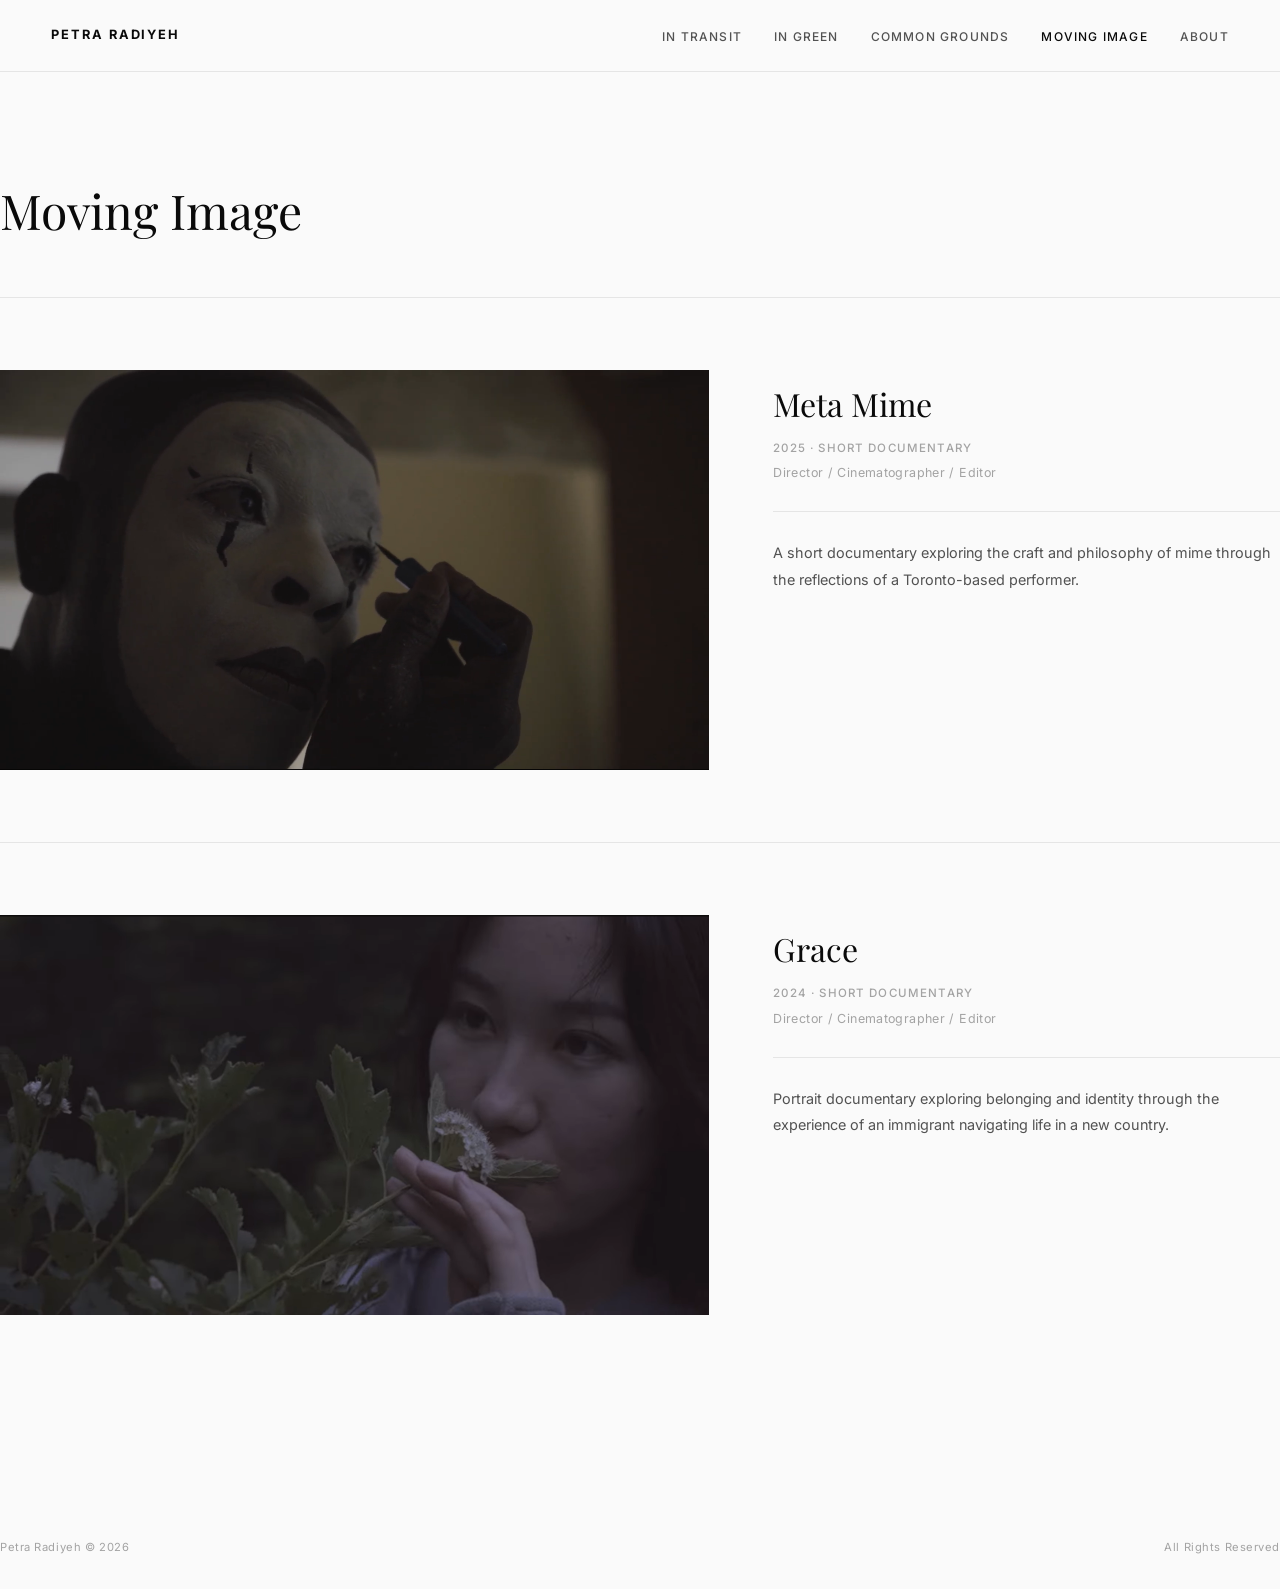
<file: moving-image.html>
<!DOCTYPE html>
<html lang="en">
<head>
  <meta charset="UTF-8">
  <meta name="viewport" content="width=device-width, initial-scale=1.0">
  <title>Moving Image — Petra Radiyeh</title>
  <link rel="stylesheet" href="style.css">
</head>
<body>

  <nav>
    <a href="index.html" class="logo">Petra Radiyeh</a>
    <ul class="nav-links">
      <li><a href="in-transit.html">In Transit</a></li>
      <li><a href="in-green.html">In Green</a></li>
      <li><a href="common-grounds.html">Common Grounds</a></li>
      <li><a href="moving-image.html" class="active">Moving Image</a></li>
      <li><a href="about.html">About</a></li>
    </ul>
  </nav>

  <main>

    <section class="moving-image-header container">
      <h1>Moving Image</h1>
    </section>

    <section class="films container">

      <div class="film-entry">
        <div class="film-still">
          <img src="Mime Shot.png" alt="Meta Mime — still from short documentary">
        </div>
        <div class="film-info">
          <h2 class="film-title">Meta Mime</h2>
          <p class="film-meta-line">2025 &middot; Short Documentary</p>
          <p class="film-role">Director / Cinematographer / Editor</p>
          <p class="film-desc">A short documentary exploring the craft and philosophy of mime through the reflections of a Toronto-based performer.</p>
        </div>
      </div>

      <div class="film-entry">
        <div class="film-still">
          <img src="Grace shot.png" alt="Grace — still from short documentary">
        </div>
        <div class="film-info">
          <h2 class="film-title">Grace</h2>
          <p class="film-meta-line">2024 &middot; Short Documentary</p>
          <p class="film-role">Director / Cinematographer / Editor</p>
          <p class="film-desc">Portrait documentary exploring belonging and identity through the experience of an immigrant navigating life in a new country.</p>
        </div>
      </div>

    </section>

    <footer class="site-footer container">
      <span>Petra Radiyeh &copy; 2026</span>
      <span>All Rights Reserved</span>
    </footer>

  </main>

</body>
</html>
</file>
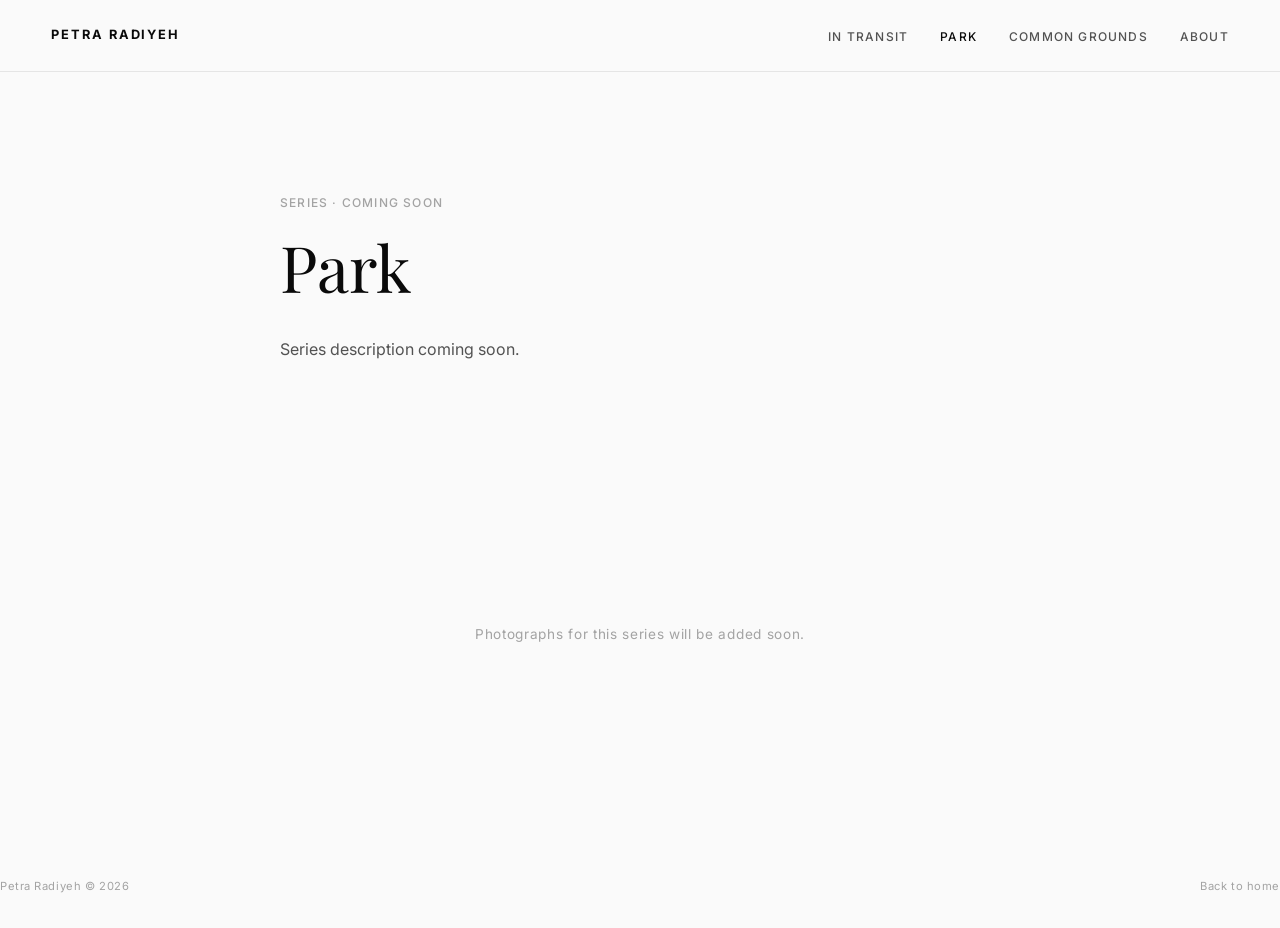
<file: park.html>
<!DOCTYPE html>
<html lang="en">
<head>
  <meta charset="UTF-8">
  <meta name="viewport" content="width=device-width, initial-scale=1.0">
  <title>Park — Petra Radiyeh</title>
  <link rel="stylesheet" href="style.css">
</head>
<body>

  <nav>
    <a href="index.html" class="logo">Petra Radiyeh</a>
    <ul class="nav-links">
      <li><a href="in-transit.html">In Transit</a></li>
      <li><a href="park.html" class="active">Park</a></li>
      <li><a href="common-grounds.html">Common Grounds</a></li>
      <li><a href="about.html">About</a></li>
    </ul>
  </nav>

  <main>
    <section class="series-header container">
      <p class="series-meta">Series &middot; Coming soon</p>
      <h1>Park</h1>
      <p>Series description coming soon.</p>
    </section>

    <section class="placeholder-notice container">
      <p>Photographs for this series will be added soon.</p>
    </section>

    <footer class="site-footer container">
      <span>Petra Radiyeh &copy; 2026</span>
      <span><a href="index.html">Back to home</a></span>
    </footer>
  </main>

</body>
</html>
</file>
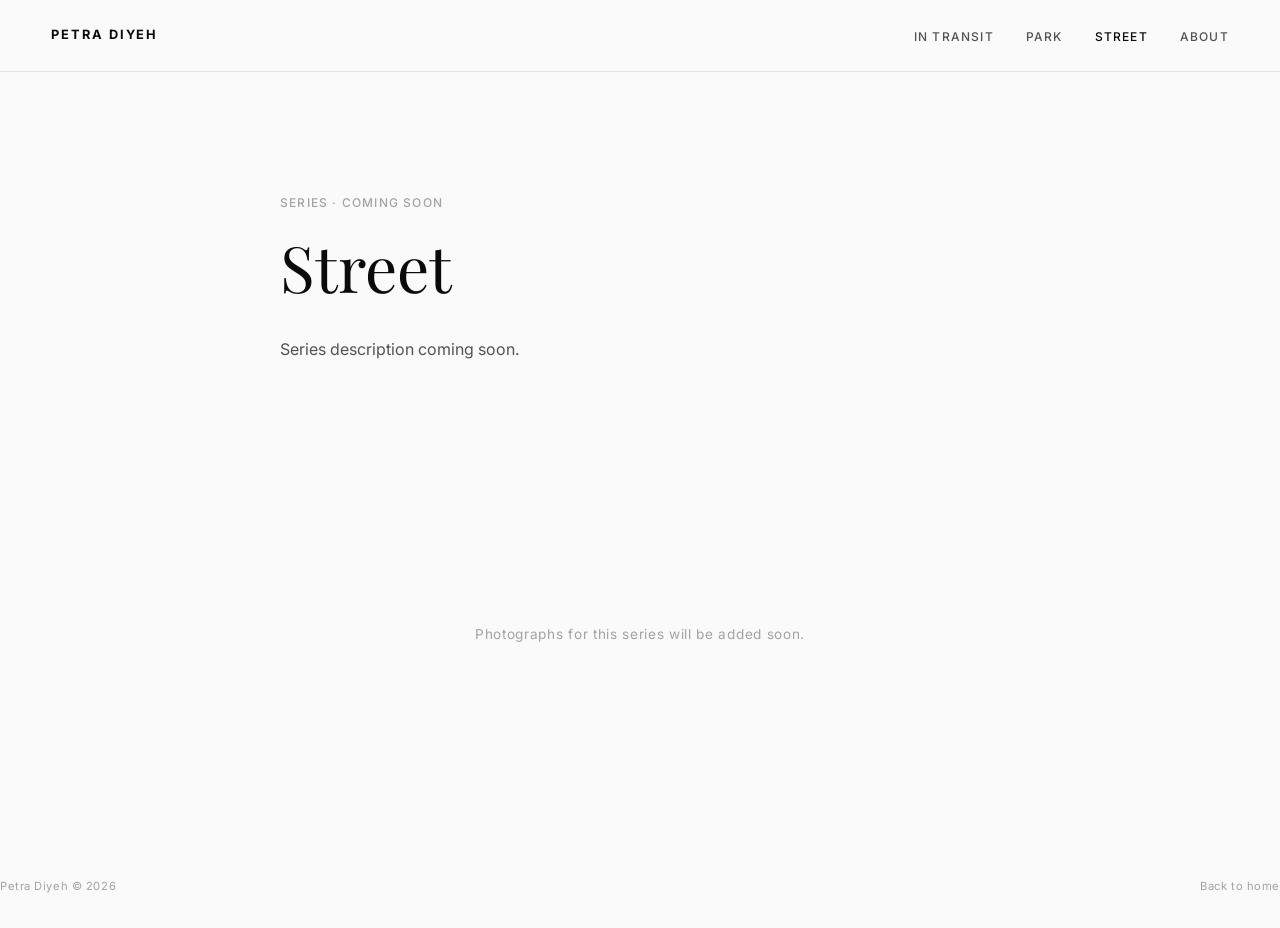
<file: street.html>
<!DOCTYPE html>
<html lang="en">
<head>
  <meta charset="UTF-8">
  <meta name="viewport" content="width=device-width, initial-scale=1.0">
  <title>Street — Petra Diyeh</title>
  <link rel="stylesheet" href="style.css">
</head>
<body>

  <nav>
    <a href="index.html" class="logo">Petra Diyeh</a>
    <ul class="nav-links">
      <li><a href="in-transit.html">In Transit</a></li>
      <li><a href="park.html">Park</a></li>
      <li><a href="street.html" class="active">Street</a></li>
      <li><a href="about.html">About</a></li>
    </ul>
  </nav>

  <main>
    <section class="series-header container">
      <p class="series-meta">Series &middot; Coming soon</p>
      <h1>Street</h1>
      <p>Series description coming soon.</p>
    </section>

    <section class="placeholder-notice container">
      <p>Photographs for this series will be added soon.</p>
    </section>

    <footer class="site-footer container">
      <span>Petra Diyeh &copy; 2026</span>
      <span><a href="index.html">Back to home</a></span>
    </footer>
  </main>

</body>
</html>
</file>
<file: style.css>
/* =============================================
   PETRA RADIYEH — Documentary Photography Portfolio
   ============================================= */

@import url('https://fonts.googleapis.com/css2?family=Inter:wght@300;400;500;600;700;800;900&family=Playfair+Display:ital,wght@0,400;0,700;1,400&display=swap');

*, *::before, *::after {
  margin: 0;
  padding: 0;
  box-sizing: border-box;
}

:root {
  --black: #0a0a0a;
  --white: #fafafa;
  --gray-100: #f5f5f5;
  --gray-200: #e5e5e5;
  --gray-400: #a3a3a3;
  --gray-600: #525252;
  --gray-800: #262626;
  --font-sans: 'Inter', -apple-system, BlinkMacSystemFont, sans-serif;
  --font-serif: 'Playfair Display', Georgia, serif;
  --max-width: 1400px;
  --nav-height: 72px;
}

html {
  font-size: 16px;
  scroll-behavior: smooth;
  -webkit-font-smoothing: antialiased;
  -moz-osx-font-smoothing: grayscale;
}

body {
  font-family: var(--font-sans);
  background-color: var(--white);
  color: var(--black);
  line-height: 1.6;
}

img {
  display: block;
  max-width: 100%;
  height: auto;
}

a {
  color: inherit;
  text-decoration: none;
}

/* ---- NAVIGATION ---- */

nav {
  position: fixed;
  top: 0;
  left: 0;
  right: 0;
  height: var(--nav-height);
  background: var(--white);
  z-index: 100;
  display: flex;
  align-items: center;
  justify-content: space-between;
  padding: 0 clamp(24px, 4vw, 64px);
  border-bottom: 1px solid var(--gray-200);
}

nav .logo {
  font-weight: 700;
  font-size: 0.8rem;
  letter-spacing: 0.15em;
  text-transform: uppercase;
}

nav .nav-links {
  display: flex;
  gap: 32px;
  list-style: none;
}

nav .nav-links a {
  font-size: 0.75rem;
  font-weight: 500;
  letter-spacing: 0.1em;
  text-transform: uppercase;
  color: var(--gray-600);
  transition: color 0.2s ease;
}

nav .nav-links a:hover,
nav .nav-links a.active {
  color: var(--black);
}

/* ---- MAIN CONTENT ---- */

main {
  margin-top: var(--nav-height);
}

.container {
  max-width: var(--max-width);
  margin: 0 auto;
  padding: 0 clamp(24px, 4vw, 64px);
}

/* ---- HOMEPAGE HERO (UI-2 INSPIRED) ---- */

.hero {
  min-height: calc(100vh - var(--nav-height));
  display: flex;
  flex-direction: column;
  justify-content: center;
  padding: 80px 0 40px;
}

.hero-text {
  max-width: 900px;
}

.hero-text h1 {
  font-size: clamp(3rem, 8vw, 7rem);
  font-weight: 900;
  line-height: 0.95;
  letter-spacing: -0.03em;
  text-transform: uppercase;
  margin-bottom: 40px;
}

.hero-about {
  display: flex;
  justify-content: space-between;
  align-items: flex-start;
  gap: 40px;
  margin-top: 32px;
  padding-top: 32px;
  border-top: 1px solid var(--gray-200);
}

.hero-about .label {
  font-size: 0.7rem;
  font-weight: 500;
  letter-spacing: 0.12em;
  text-transform: uppercase;
  color: var(--gray-400);
  white-space: nowrap;
}

.hero-about p {
  max-width: 480px;
  font-size: 0.95rem;
  line-height: 1.7;
  color: var(--gray-600);
}

/* ---- SERIES GRID (HOMEPAGE) ---- */

.series-section {
  padding: 80px 0 120px;
}

.series-grid {
  display: grid;
  grid-template-columns: repeat(3, 1fr);
  gap: 24px;
}

.series-card {
  position: relative;
  overflow: hidden;
  aspect-ratio: 4/5;
  background: var(--gray-100);
  cursor: pointer;
}

.series-card img {
  width: 100%;
  height: 100%;
  object-fit: cover;
  transition: transform 0.6s cubic-bezier(0.25, 0.1, 0.25, 1), filter 0.6s ease;
}

.series-card:hover img {
  transform: scale(1.03);
}

.series-card .card-label {
  position: absolute;
  bottom: 0;
  left: 0;
  right: 0;
  padding: 24px;
  background: linear-gradient(transparent, rgba(0,0,0,0.7));
  color: white;
}

.series-card .card-label h3 {
  font-size: 0.75rem;
  font-weight: 600;
  letter-spacing: 0.15em;
  text-transform: uppercase;
}

.series-card .card-label span {
  font-size: 0.7rem;
  color: rgba(255,255,255,0.6);
  margin-top: 4px;
  display: block;
}

/* ---- CONTACT SECTION (HOMEPAGE FOOTER) ---- */

.contact-section {
  padding: 80px 0 60px;
  border-top: 1px solid var(--gray-200);
}

.contact-section .label {
  font-size: 0.7rem;
  font-weight: 500;
  letter-spacing: 0.12em;
  text-transform: uppercase;
  color: var(--gray-400);
  margin-bottom: 32px;
}

.contact-links {
  display: flex;
  flex-direction: column;
  gap: 8px;
}

.contact-links a {
  font-size: clamp(1.5rem, 4vw, 3.5rem);
  font-weight: 800;
  text-transform: uppercase;
  letter-spacing: -0.02em;
  line-height: 1.15;
  transition: color 0.2s ease;
}

.contact-links a:hover {
  color: var(--gray-400);
}

.site-footer {
  padding: 32px 0;
  display: flex;
  justify-content: space-between;
  font-size: 0.7rem;
  color: var(--gray-400);
  letter-spacing: 0.05em;
}

/* ---- SERIES PAGE ---- */

.series-header {
  padding: 120px 0 60px;
  max-width: 720px;
}

.series-header h1 {
  font-family: var(--font-serif);
  font-size: clamp(2.5rem, 5vw, 4rem);
  font-weight: 400;
  line-height: 1.15;
  margin-bottom: 32px;
}

.series-header .series-meta {
  font-size: 0.75rem;
  font-weight: 500;
  letter-spacing: 0.1em;
  text-transform: uppercase;
  color: var(--gray-400);
  margin-bottom: 16px;
}

.series-header p {
  font-size: 1rem;
  line-height: 1.8;
  color: var(--gray-600);
  max-width: 600px;
}

/* Photo Grid — Magnum-inspired asymmetric layout */

.photo-grid {
  padding: 0 0 120px;
  display: flex;
  flex-direction: column;
  gap: clamp(16px, 3vw, 40px);
}

.photo-row {
  display: grid;
  gap: clamp(16px, 3vw, 40px);
}

.photo-row.full {
  grid-template-columns: 1fr;
}

.photo-row.full img {
  width: 100%;
  max-height: 85vh;
  object-fit: contain;
}

.photo-row.two-col {
  grid-template-columns: 1fr 1fr;
}

.photo-row.two-col img {
  width: 100%;
  height: 100%;
  object-fit: cover;
  aspect-ratio: auto;
}

.photo-row.two-col-weighted-left {
  grid-template-columns: 1.4fr 1fr;
}

.photo-row.two-col-weighted-right {
  grid-template-columns: 1fr 1.4fr;
}

.photo-row.two-col-weighted-left img,
.photo-row.two-col-weighted-right img {
  width: 100%;
  height: 100%;
  object-fit: cover;
}

.photo-row.offset-right {
  grid-template-columns: 1fr;
  max-width: 65%;
  margin-left: auto;
}

.photo-row.offset-left {
  grid-template-columns: 1fr;
  max-width: 65%;
  margin-right: auto;
}

.photo-row.offset-right img,
.photo-row.offset-left img {
  width: 100%;
}

.photo-row.narrow-center {
  grid-template-columns: 1fr;
  max-width: 55%;
  margin: 0 auto;
}

.photo-row.narrow-center img {
  width: 100%;
}

/* ---- ABOUT PAGE (UI-4 INSPIRED) ---- */

.about-header {
  padding: 120px 0 60px;
}

.about-header h1 {
  font-family: var(--font-serif);
  font-size: clamp(2.5rem, 5vw, 4rem);
  font-weight: 400;
}

.about-content {
  display: grid;
  grid-template-columns: 1fr 1.2fr;
  gap: 80px;
  padding: 0 0 120px;
  align-items: start;
}

.about-portrait {
  position: sticky;
  top: calc(var(--nav-height) + 40px);
}

.about-portrait img {
  width: 100%;
  max-width: 480px;
  aspect-ratio: 3/4;
  object-fit: cover;
  filter: grayscale(100%);
}

.about-text h2 {
  font-family: var(--font-serif);
  font-size: 1.6rem;
  font-weight: 400;
  margin-bottom: 24px;
  margin-top: 48px;
}

.about-text h2:first-child {
  margin-top: 0;
}

.about-text p {
  font-size: 0.95rem;
  line-height: 1.85;
  color: var(--gray-600);
  margin-bottom: 16px;
}

.about-text .cv-item {
  padding: 16px 0;
  border-bottom: 1px solid var(--gray-200);
  display: flex;
  justify-content: space-between;
  align-items: baseline;
  gap: 24px;
}

.about-text .cv-item .cv-year {
  font-size: 0.8rem;
  color: var(--gray-400);
  font-weight: 500;
  white-space: nowrap;
}

.about-text .cv-item .cv-desc {
  font-size: 0.9rem;
  color: var(--gray-800);
}

.about-contact {
  padding: 80px 0;
  border-top: 1px solid var(--gray-200);
}

.about-contact h2 {
  font-family: var(--font-serif);
  font-size: 1.6rem;
  font-weight: 400;
  margin-bottom: 24px;
}

.about-contact p {
  font-size: 0.95rem;
  color: var(--gray-600);
  line-height: 1.8;
}

.about-contact a {
  border-bottom: 1px solid var(--gray-400);
  transition: border-color 0.2s;
}

.about-contact a:hover {
  border-color: var(--black);
}

/* ---- PLACEHOLDER SERIES ---- */

.placeholder-notice {
  padding: 200px 0;
  text-align: center;
}

.placeholder-notice p {
  font-size: 0.85rem;
  color: var(--gray-400);
  letter-spacing: 0.05em;
}

/* ---- RESPONSIVE ---- */

@media (max-width: 900px) {
  .series-grid {
    grid-template-columns: 1fr;
    gap: 16px;
  }

  .series-card {
    aspect-ratio: 3/2;
  }

  .about-content {
    grid-template-columns: 1fr;
    gap: 40px;
  }

  .about-portrait {
    position: static;
  }

  .photo-row.two-col,
  .photo-row.two-col-weighted-left,
  .photo-row.two-col-weighted-right {
    grid-template-columns: 1fr;
  }

  .photo-row.offset-right,
  .photo-row.offset-left,
  .photo-row.narrow-center {
    max-width: 100%;
  }

  .hero-about {
    flex-direction: column;
  }
}

@media (max-width: 600px) {
  nav .nav-links {
    gap: 18px;
  }

  nav .nav-links a {
    font-size: 0.65rem;
  }

  .hero-text h1 {
    font-size: 2.4rem;
  }
}

/* ---- HOMEPAGE (COMPACT, NO-SCROLL LAYOUT) ---- */

.home-main {
  height: calc(100vh - var(--nav-height));
  display: flex;
  flex-direction: column;
}

.home-name {
  padding: 24px 0 16px;
  flex-shrink: 0;
}

.home-name span {
  font-size: 0.8rem;
  font-weight: 700;
  letter-spacing: 0.15em;
  text-transform: uppercase;
}

.home-series {
  flex: 1;
  min-height: 0;
  padding-bottom: 0;
}

.home-grid {
  display: grid;
  grid-template-columns: repeat(3, 1fr);
  gap: 12px;
  height: 100%;
}

.home-grid .series-card {
  aspect-ratio: unset;
  height: 100%;
}

.home-contact {
  padding: 16px 0 20px;
  border-top: 1px solid var(--gray-200);
  flex-shrink: 0;
}

.home-contact a {
  font-size: 0.75rem;
  color: var(--gray-600);
  letter-spacing: 0.05em;
  transition: color 0.2s;
}

.home-contact a:hover {
  color: var(--black);
}

/* ---- MOVING IMAGE PAGE ---- */

.moving-image-header {
  padding: 100px 0 48px;
  border-bottom: 1px solid var(--gray-200);
}

.moving-image-header h1 {
  font-family: var(--font-serif);
  font-size: clamp(2rem, 4vw, 3rem);
  font-weight: 400;
}

.films {
  padding: 0 0 120px;
}

.film-entry {
  display: grid;
  grid-template-columns: 1.4fr 1fr;
  gap: 64px;
  align-items: start;
  padding: 72px 0;
  border-bottom: 1px solid var(--gray-200);
}

.film-entry:last-child {
  border-bottom: none;
}

.film-still img {
  width: 100%;
  display: block;
}

.film-info {
  padding-top: 8px;
}

.film-title {
  font-family: var(--font-serif);
  font-size: clamp(1.4rem, 2.5vw, 2rem);
  font-weight: 400;
  margin-bottom: 10px;
}

.film-meta-line {
  font-size: 0.72rem;
  font-weight: 500;
  letter-spacing: 0.1em;
  text-transform: uppercase;
  color: var(--gray-400);
  margin-bottom: 6px;
}

.film-role {
  font-size: 0.78rem;
  color: var(--gray-400);
  letter-spacing: 0.03em;
  margin-bottom: 28px;
  padding-bottom: 28px;
  border-bottom: 1px solid var(--gray-200);
}

.film-desc {
  font-size: 0.9rem;
  line-height: 1.85;
  color: var(--gray-600);
}

/* ---- ABOUT — BIO TEXT ---- */

.timeline-bio {
  font-size: 0.9rem;
  line-height: 1.9;
  color: var(--gray-600);
  text-align: center;
  max-width: 560px;
  margin: 0 auto 80px;
}

@media (max-width: 900px) {
  .home-grid {
    grid-template-columns: 1fr;
    gap: 8px;
  }

  .home-main {
    height: auto;
    min-height: calc(100vh - var(--nav-height));
  }

  .film-entry {
    grid-template-columns: 1fr;
    gap: 32px;
  }
}
</file>
